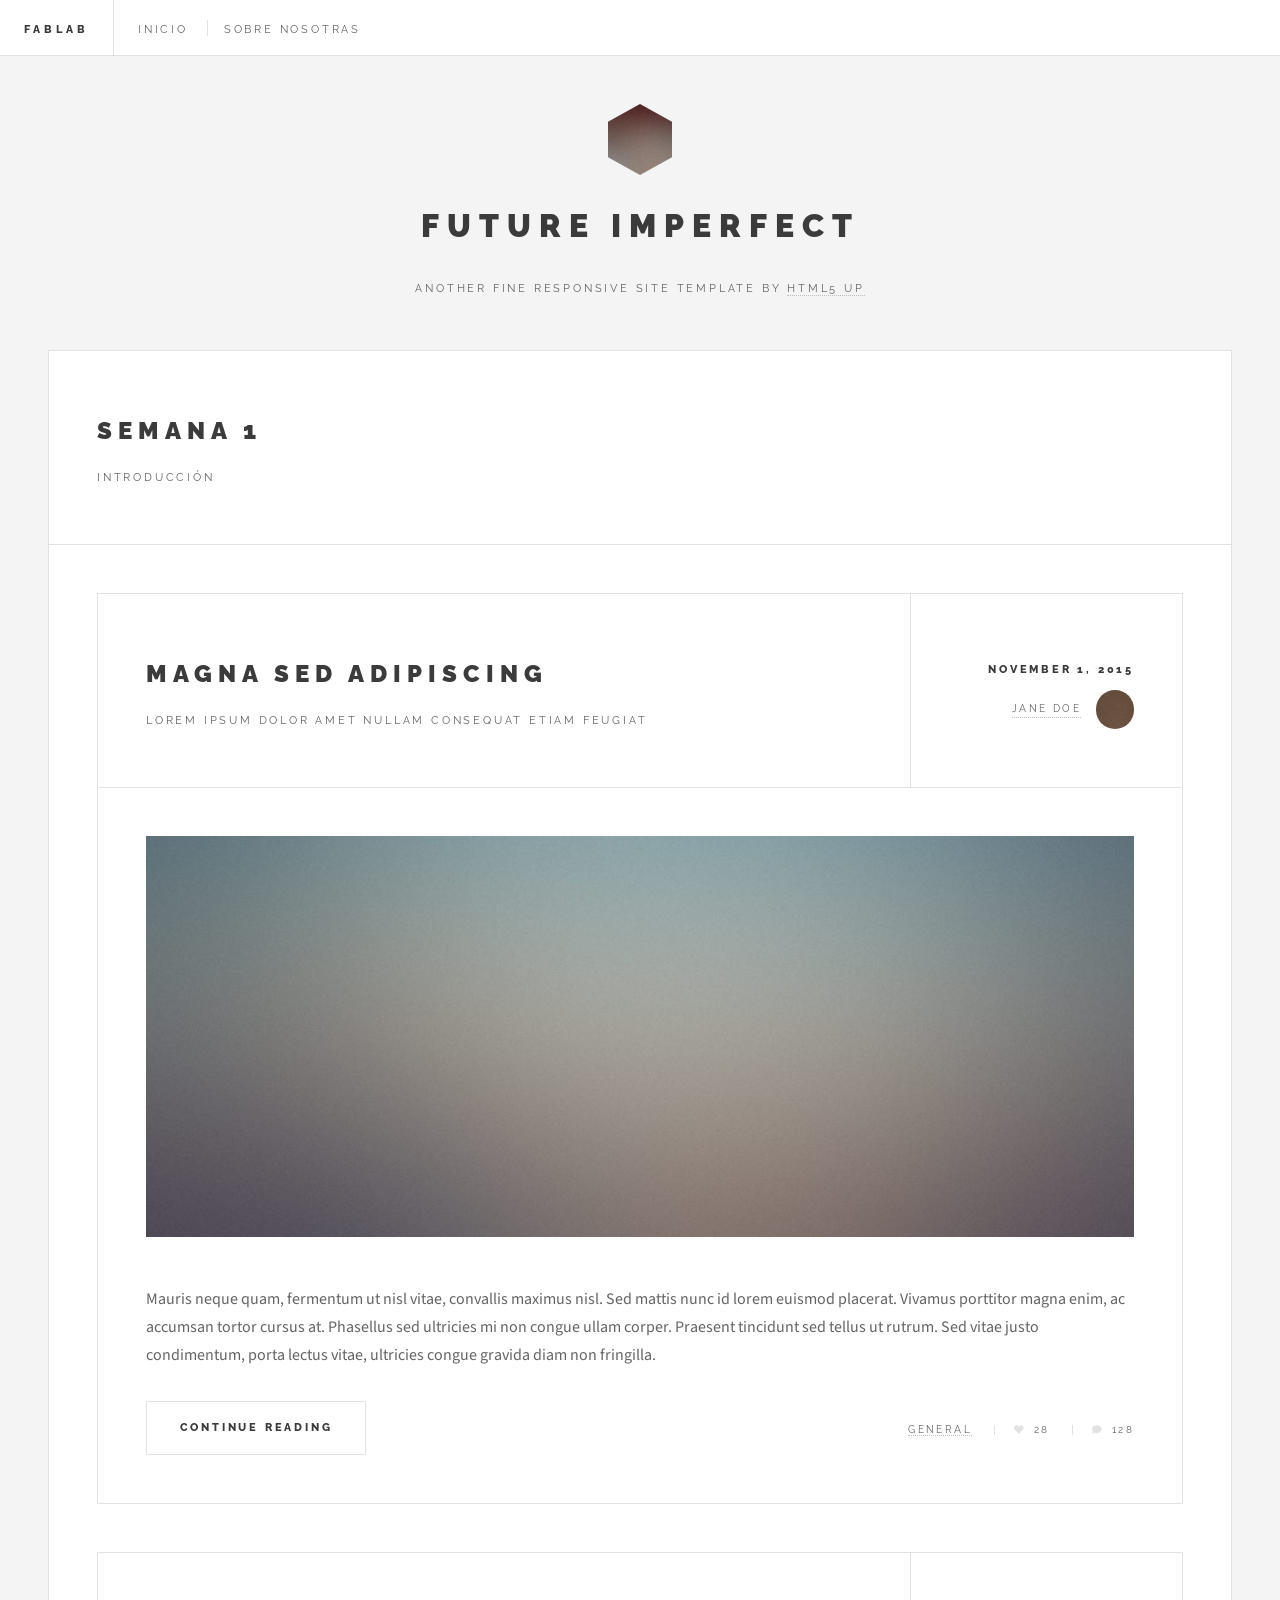
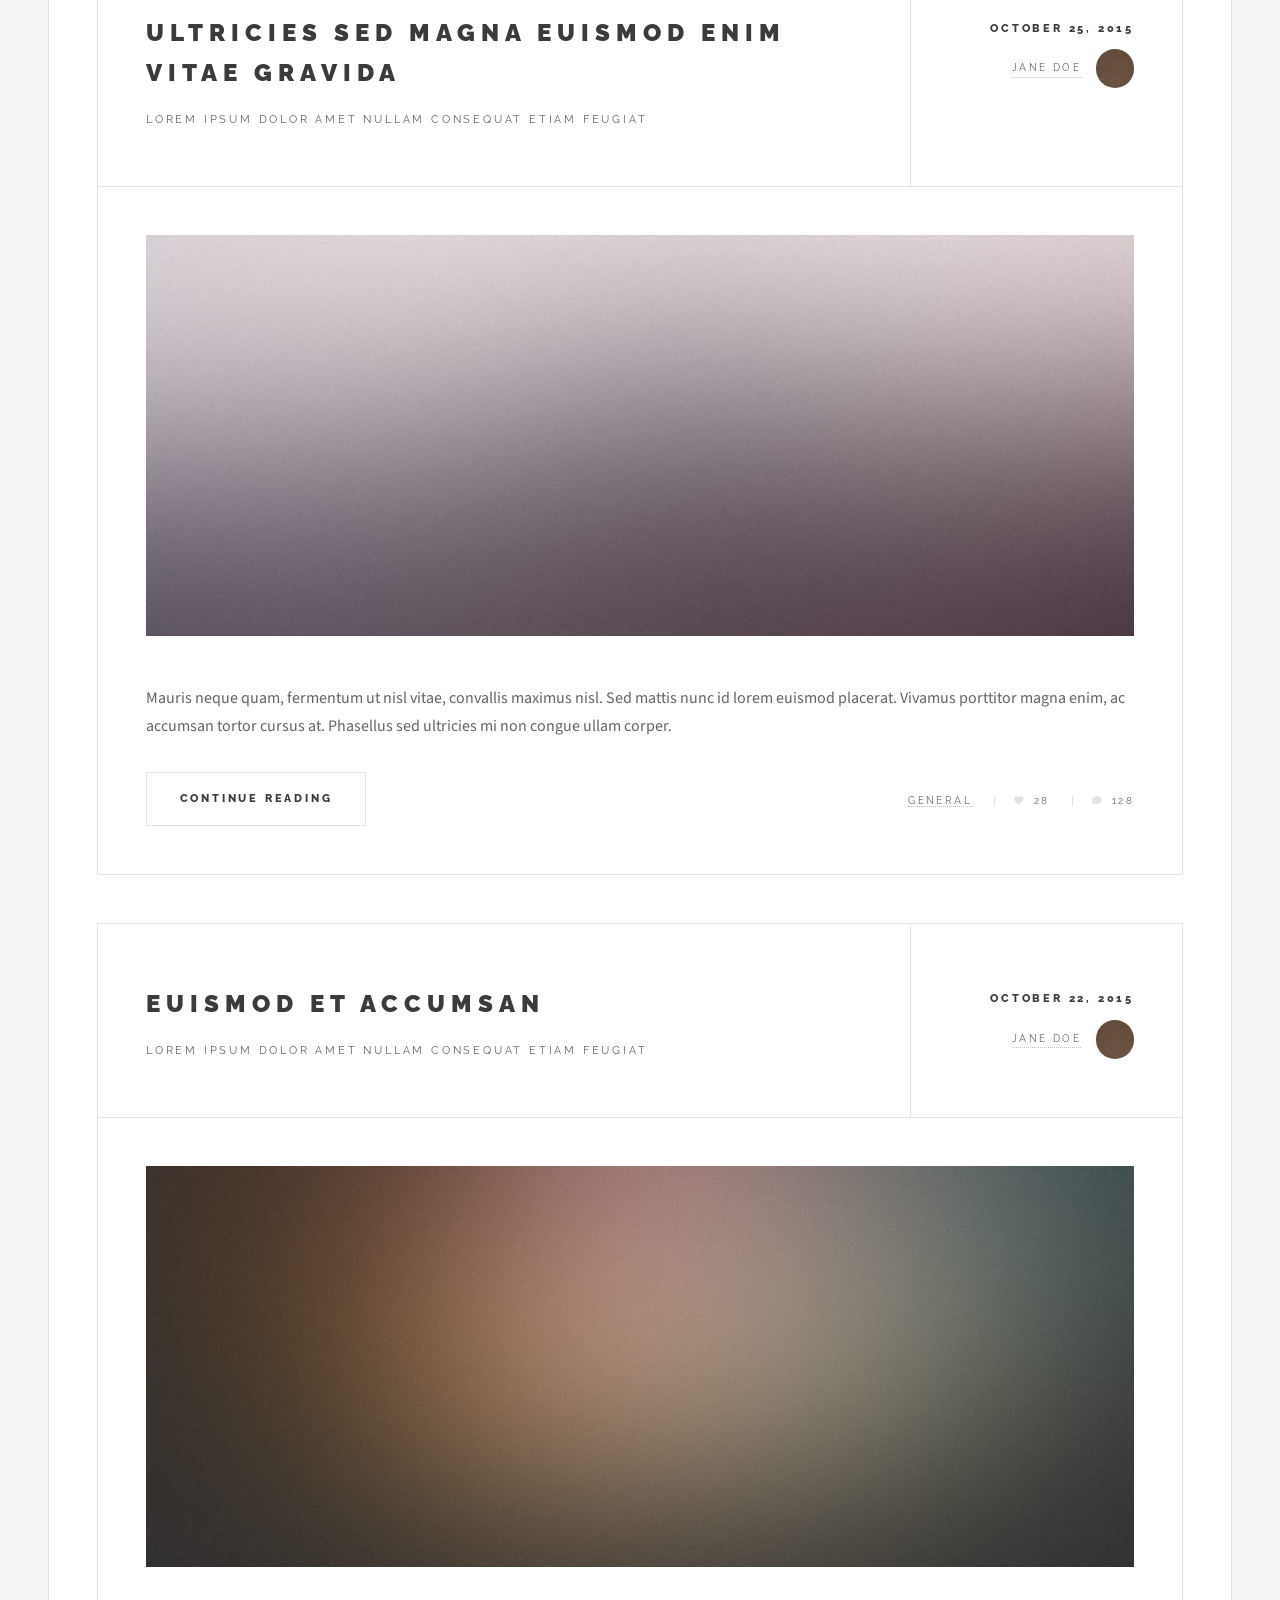
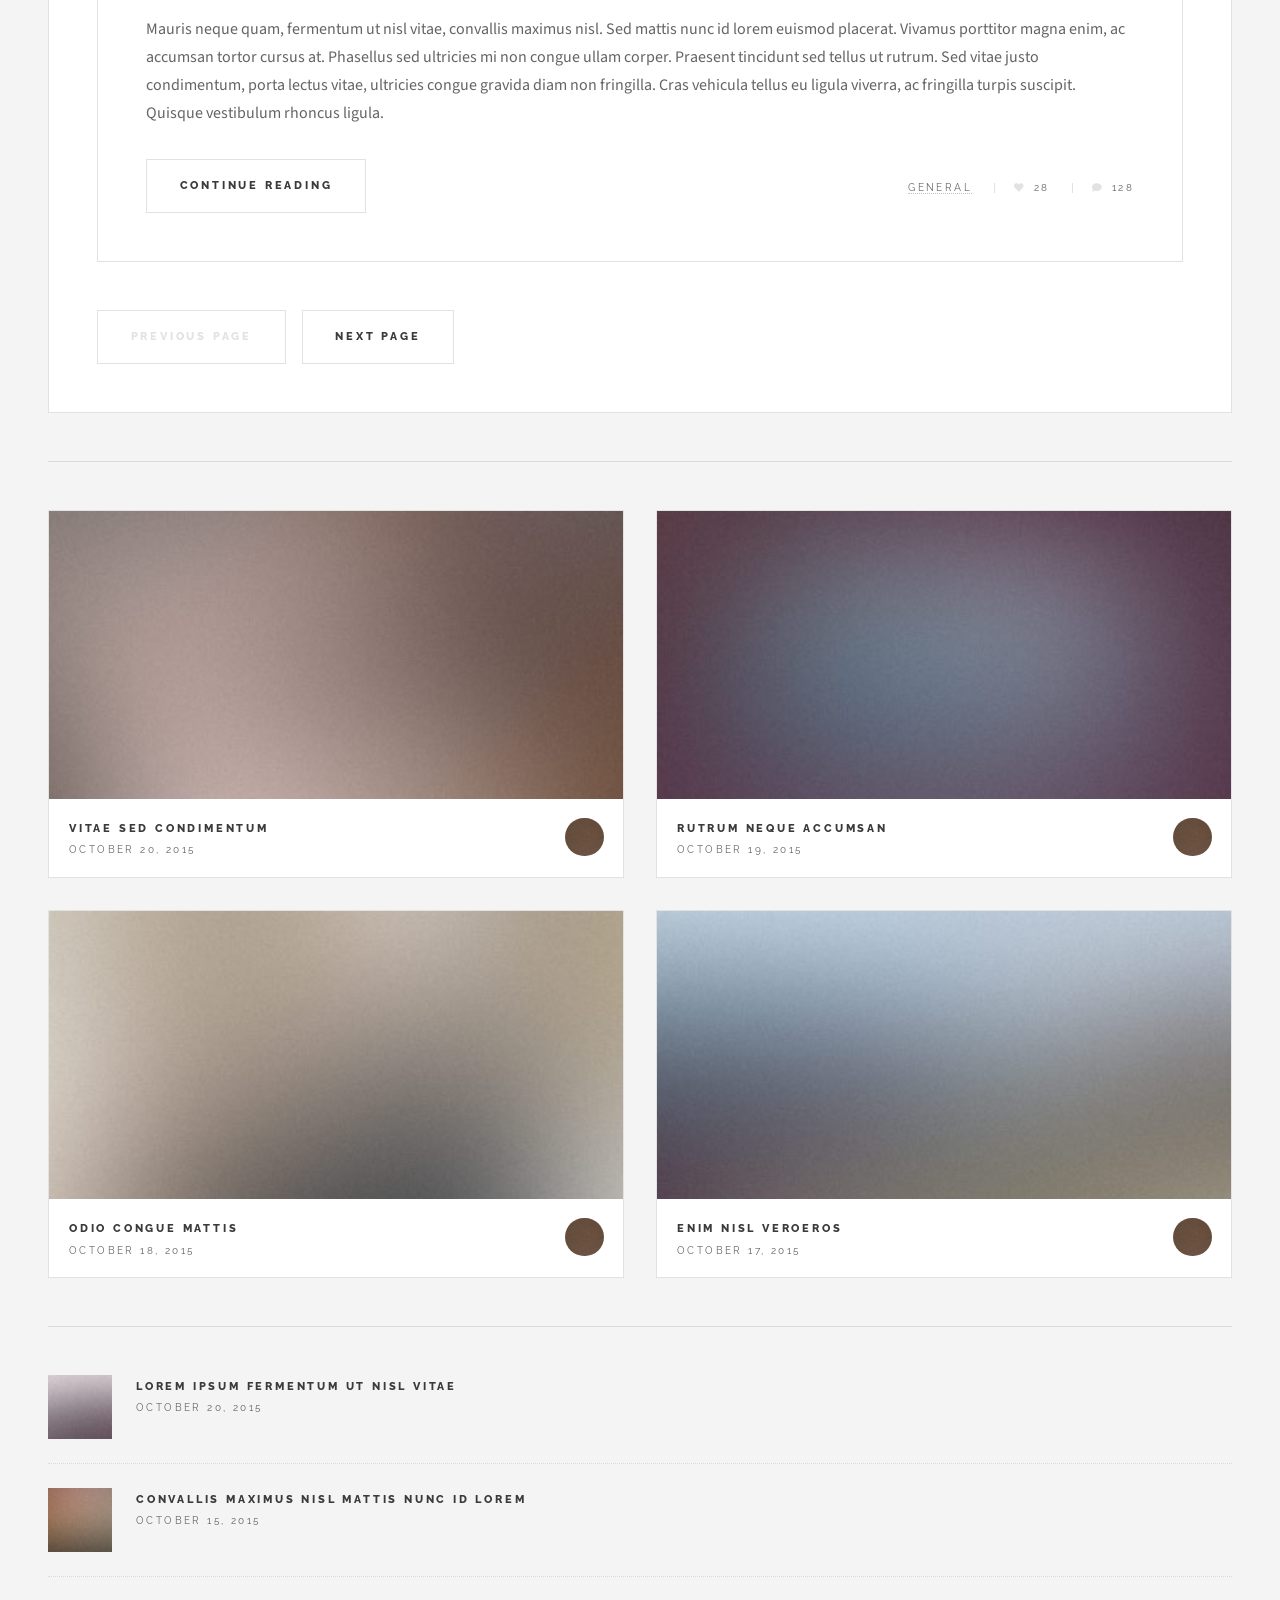
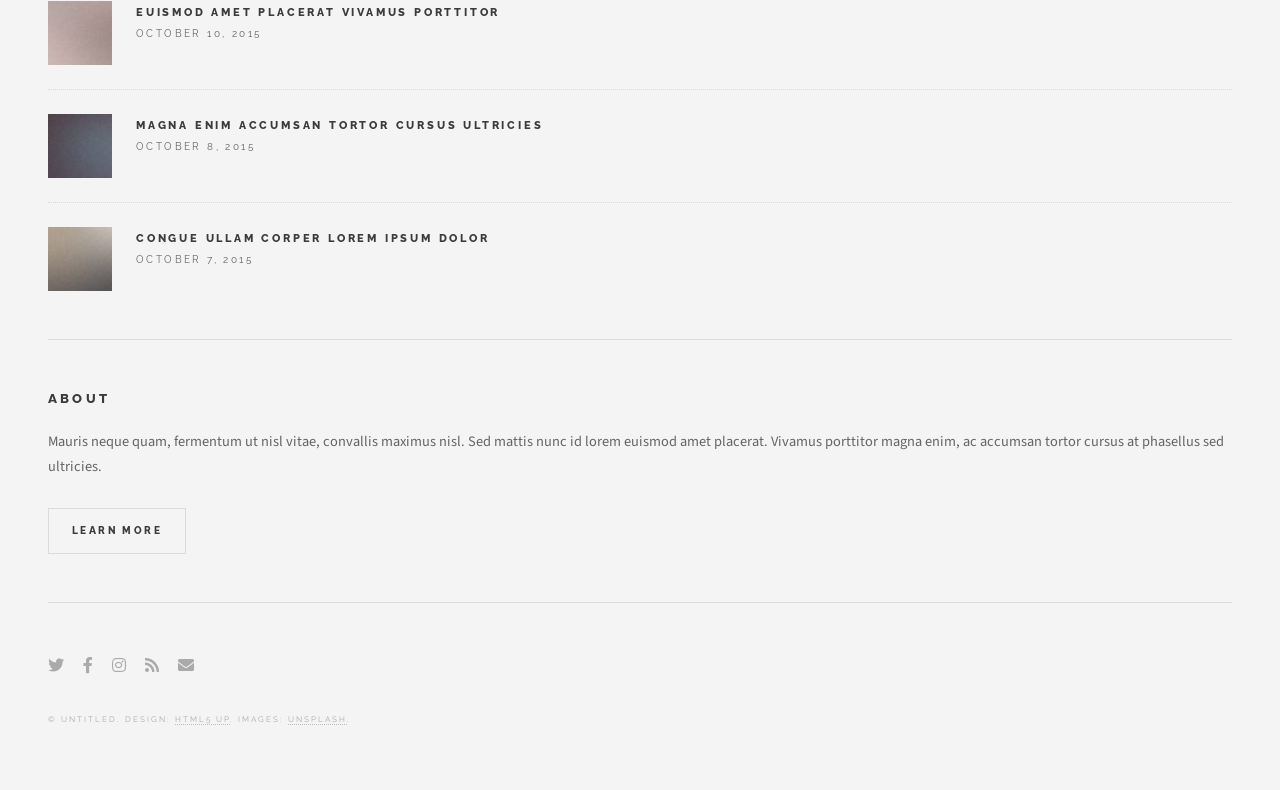
<file: assets/index.html>
<!DOCTYPE HTML>
<!--
	Future Imperfect by HTML5 UP
	html5up.net | @ajlkn
	Free for personal and commercial use under the CCA 3.0 license (html5up.net/license)
-->
<html>
	<head>
		<title>Future Imperfect by HTML5 UP</title>
		<meta charset="utf-8" />
		<meta name="viewport" content="width=device-width, initial-scale=1, user-scalable=no" />
		<link rel="stylesheet" href="assets/css/main.css" />
	</head>
	<body class="is-preload">

		<!-- Wrapper -->
			<div id="wrapper">

				<!-- Header -->
					<header id="header">
						<h1><a href="index.html">Future Imperfect</a></h1>
						<nav class="links">
							<ul>
								<li><a href="#">Lorem</a></li>
								<li><a href="#">Ipsum</a></li>
								<li><a href="#">Feugiat</a></li>
								<li><a href="#">Tempus</a></li>
								<li><a href="#">Adipiscing</a></li>
							</ul>
						</nav>
						<nav class="main">
							<ul>
								<li class="search">
									<a class="fa-search" href="#search">Search</a>
									<form id="search" method="get" action="#">
										<input type="text" name="query" placeholder="Search" />
									</form>
								</li>
								<li class="menu">
									<a class="fa-bars" href="#menu">Menu</a>
								</li>
							</ul>
						</nav>
					
						<header id="header">
    <h1><a href="index.html">FabLab</a></h1>

    <nav class="links">
        <ul>
            <li><a href="index.html">Inicio</a></li>
            <li><a href="aboutus.html">Sobre Nosotras</a></li>
            
        </ul>
    </nav>

</header>
					</header>

				<!-- Menu -->
					<section id="menu">

						<!-- Search -->
							<section>
								<form class="search" method="get" action="#">
									<input type="text" name="query" placeholder="Search" />
								</form>
							</section>

						<!-- Links -->
							<section>
								<ul class="links">
									<li>
										<a href="#">
											<h3>Lorem ipsum</h3>
											<p>Feugiat tempus veroeros dolor</p>
										</a>
									</li>
									<li>
										<a href="#">
											<h3>Dolor sit amet</h3>
											<p>Sed vitae justo condimentum</p>
										</a>
									</li>
									<li>
										<a href="#">
											<h3>Feugiat veroeros</h3>
											<p>Phasellus sed ultricies mi congue</p>
										</a>
									</li>
									<li>
										<a href="#">
											<h3>Etiam sed consequat</h3>
											<p>Porta lectus amet ultricies</p>
										</a>
									</li>
								</ul>
							</section>

						<!-- Actions -->
							<section>
								<ul class="actions stacked">
									<li><a href="#" class="button large fit">Log In</a></li>
								</ul>
							</section>

					</section>

				<!-- Main -->
					<div id="main">
						
						<!-- SEMANA 1 -->
                       <article class="post fade-in">
                         <header>
                          <div class="title">
                         <h2>Semana 1</h2>
                         <p>Introducción</p>
						  </div>
						  </header>
						<article>
						
						<!-- Post -->
							<article class="post">
								<header>
									<div class="title">
										<h2><a href="single.html">Magna sed adipiscing</a></h2>
										<p>Lorem ipsum dolor amet nullam consequat etiam feugiat</p>
									</div>
									<div class="meta">
										<time class="published" datetime="2015-11-01">November 1, 2015</time>
										<a href="#" class="author"><span class="name">Jane Doe</span><img src="images/avatar.jpg" alt="" /></a>
									</div>
								</header>
								<a href="single.html" class="image featured"><img src="images/pic01.jpg" alt="" /></a>
								<p>Mauris neque quam, fermentum ut nisl vitae, convallis maximus nisl. Sed mattis nunc id lorem euismod placerat. Vivamus porttitor magna enim, ac accumsan tortor cursus at. Phasellus sed ultricies mi non congue ullam corper. Praesent tincidunt sed tellus ut rutrum. Sed vitae justo condimentum, porta lectus vitae, ultricies congue gravida diam non fringilla.</p>
								<footer>
									<ul class="actions">
										<li><a href="single.html" class="button large">Continue Reading</a></li>
									</ul>
									<ul class="stats">
										<li><a href="#">General</a></li>
										<li><a href="#" class="icon solid fa-heart">28</a></li>
										<li><a href="#" class="icon solid fa-comment">128</a></li>

										
									</ul>
								</footer>
				
							</article>

						<!-- Post -->
							<article class="post">
								<header>
									<div class="title">
										<h2><a href="single.html">Ultricies sed magna euismod enim vitae gravida</a></h2>
										<p>Lorem ipsum dolor amet nullam consequat etiam feugiat</p>
									</div>
									<div class="meta">
										<time class="published" datetime="2015-10-25">October 25, 2015</time>
										<a href="#" class="author"><span class="name">Jane Doe</span><img src="images/avatar.jpg" alt="" /></a>
									</div>
								</header>
								<a href="single.html" class="image featured"><img src="images/pic02.jpg" alt="" /></a>
								<p>Mauris neque quam, fermentum ut nisl vitae, convallis maximus nisl. Sed mattis nunc id lorem euismod placerat. Vivamus porttitor magna enim, ac accumsan tortor cursus at. Phasellus sed ultricies mi non congue ullam corper.</p>
								<footer>
									<ul class="actions">
										<li><a href="single.html" class="button large">Continue Reading</a></li>
									</ul>
									<ul class="stats">
										<li><a href="#">General</a></li>
										<li><a href="#" class="icon solid fa-heart">28</a></li>
										<li><a href="#" class="icon solid fa-comment">128</a></li>
									</ul>
								</footer>
							</article>
		

						<!-- Post -->
							<article class="post">
								<header>
									<div class="title">
										<h2><a href="single.html">Euismod et accumsan</a></h2>
										<p>Lorem ipsum dolor amet nullam consequat etiam feugiat</p>
									</div>
									<div class="meta">
										<time class="published" datetime="2015-10-22">October 22, 2015</time>
										<a href="#" class="author"><span class="name">Jane Doe</span><img src="images/avatar.jpg" alt="" /></a>
									</div>
								</header>
								<a href="single.html" class="image featured"><img src="images/pic03.jpg" alt="" /></a>
								<p>Mauris neque quam, fermentum ut nisl vitae, convallis maximus nisl. Sed mattis nunc id lorem euismod placerat. Vivamus porttitor magna enim, ac accumsan tortor cursus at. Phasellus sed ultricies mi non congue ullam corper. Praesent tincidunt sed tellus ut rutrum. Sed vitae justo condimentum, porta lectus vitae, ultricies congue gravida diam non fringilla. Cras vehicula tellus eu ligula viverra, ac fringilla turpis suscipit. Quisque vestibulum rhoncus ligula.</p>
								<footer>
									<ul class="actions">
										<li><a href="single.html" class="button large">Continue Reading</a></li>
									</ul>
									<ul class="stats">
										<li><a href="#">General</a></li>
										<li><a href="#" class="icon solid fa-heart">28</a></li>
										<li><a href="#" class="icon solid fa-comment">128</a></li>
									</ul>
								</footer>
							</article>

						<!-- Post -->
						<!--
							<article class="post">
								<header>
									<div class="title">
										<h2><a href="#">Elements</a></h2>
										<p>Lorem ipsum dolor amet nullam consequat etiam feugiat</p>
									</div>
									<div class="meta">
										<time class="published" datetime="2015-10-18">October 18, 2015</time>
										<a href="#" class="author"><span class="name">Jane Doe</span><img src="images/avatar.jpg" alt="" /></a>
									</div>
								</header>

								<section>
									<h3>Text</h3>
									<p>This is <b>bold</b> and this is <strong>strong</strong>. This is <i>italic</i> and this is <em>emphasized</em>.
									This is <sup>superscript</sup> text and this is <sub>subscript</sub> text.
									This is <u>underlined</u> and this is code: <code>for (;;) { ... }</code>. Finally, <a href="#">this is a link</a>.</p>
									<hr />
									<p>Nunc lacinia ante nunc ac lobortis. Interdum adipiscing gravida odio porttitor sem non mi integer non faucibus ornare mi ut ante amet placerat aliquet. Volutpat eu sed ante lacinia sapien lorem accumsan varius montes viverra nibh in adipiscing blandit tempus accumsan.</p>
									<hr />
									<h2>Heading Level 2</h2>
									<h3>Heading Level 3</h3>
									<h4>Heading Level 4</h4>
									<hr />
									<h4>Blockquote</h4>
									<blockquote>Fringilla nisl. Donec accumsan interdum nisi, quis tincidunt felis sagittis eget tempus euismod. Vestibulum ante ipsum primis in faucibus vestibulum. Blandit adipiscing eu felis iaculis volutpat ac adipiscing accumsan faucibus. Vestibulum ante ipsum primis in faucibus lorem ipsum dolor sit amet nullam adipiscing eu felis.</blockquote>
									<h4>Preformatted</h4>
									<pre><code>i = 0;

while (!deck.isInOrder()) {
  print 'Iteration ' + i;
  deck.shuffle();
  i++;
}

print 'It took ' + i + ' iterations to sort the deck.';</code></pre>
								</section>

								<section>
									<h3>Lists</h3>
									<div class="row">
										<div class="col-6 col-12-medium">
											<h4>Unordered</h4>
											<ul>
												<li>Dolor pulvinar etiam.</li>
												<li>Sagittis adipiscing.</li>
												<li>Felis enim feugiat.</li>
											</ul>
											<h4>Alternate</h4>
											<ul class="alt">
												<li>Dolor pulvinar etiam.</li>
												<li>Sagittis adipiscing.</li>
												<li>Felis enim feugiat.</li>
											</ul>
										</div>
										<div class="col-6 col-12-medium">
											<h4>Ordered</h4>
											<ol>
												<li>Dolor pulvinar etiam.</li>
												<li>Etiam vel felis viverra.</li>
												<li>Felis enim feugiat.</li>
												<li>Dolor pulvinar etiam.</li>
												<li>Etiam vel felis lorem.</li>
												<li>Felis enim et feugiat.</li>
											</ol>
											<h4>Icons</h4>
											<ul class="icons">
												<li><a href="#" class="icon brands fa-twitter"><span class="label">Twitter</span></a></li>
												<li><a href="#" class="icon brands fa-facebook-f"><span class="label">Facebook</span></a></li>
												<li><a href="#" class="icon brands fa-instagram"><span class="label">Instagram</span></a></li>
												<li><a href="#" class="icon brands fa-github"><span class="label">Github</span></a></li>
											</ul>
										</div>
									</div>
									<h3>Actions</h3>
									<div class="row">
										<div class="col-6 col-12-medium">
											<ul class="actions">
												<li><a href="#" class="button">Default</a></li>
												<li><a href="#" class="button">Default</a></li>
												<li><a href="#" class="button">Default</a></li>
											</ul>
											<ul class="actions small">
												<li><a href="#" class="button small">Small</a></li>
												<li><a href="#" class="button small">Small</a></li>
												<li><a href="#" class="button small">Small</a></li>
											</ul>
											<ul class="actions stacked">
												<li><a href="#" class="button">Default</a></li>
												<li><a href="#" class="button">Default</a></li>
												<li><a href="#" class="button">Default</a></li>
											</ul>
											<ul class="actions stacked">
												<li><a href="#" class="button small">Small</a></li>
												<li><a href="#" class="button small">Small</a></li>
												<li><a href="#" class="button small">Small</a></li>
											</ul>
										</div>
										<div class="col-6 col-12-medium">
											<ul class="actions stacked">
												<li><a href="#" class="button fit">Default</a></li>
												<li><a href="#" class="button fit">Default</a></li>
											</ul>
											<ul class="actions stacked">
												<li><a href="#" class="button small fit">Small</a></li>
												<li><a href="#" class="button small fit">Small</a></li>
											</ul>
										</div>
									</div>
								</section>

								<section>
									<h3>Table</h3>
									<h4>Default</h4>
									<div class="table-wrapper">
										<table>
											<thead>
												<tr>
													<th>Name</th>
													<th>Description</th>
													<th>Price</th>
												</tr>
											</thead>
											<tbody>
												<tr>
													<td>Item One</td>
													<td>Ante turpis integer aliquet porttitor.</td>
													<td>29.99</td>
												</tr>
												<tr>
													<td>Item Two</td>
													<td>Vis ac commodo adipiscing arcu aliquet.</td>
													<td>19.99</td>
												</tr>
												<tr>
													<td>Item Three</td>
													<td> Morbi faucibus arcu accumsan lorem.</td>
													<td>29.99</td>
												</tr>
												<tr>
													<td>Item Four</td>
													<td>Vitae integer tempus condimentum.</td>
													<td>19.99</td>
												</tr>
												<tr>
													<td>Item Five</td>
													<td>Ante turpis integer aliquet porttitor.</td>
													<td>29.99</td>
												</tr>
											</tbody>
											<tfoot>
												<tr>
													<td colspan="2"></td>
													<td>100.00</td>
												</tr>
											</tfoot>
										</table>
									</div>

									<h4>Alternate</h4>
									<div class="table-wrapper">
										<table class="alt">
											<thead>
												<tr>
													<th>Name</th>
													<th>Description</th>
													<th>Price</th>
												</tr>
											</thead>
											<tbody>
												<tr>
													<td>Item One</td>
													<td>Ante turpis integer aliquet porttitor.</td>
													<td>29.99</td>
												</tr>
												<tr>
													<td>Item Two</td>
													<td>Vis ac commodo adipiscing arcu aliquet.</td>
													<td>19.99</td>
												</tr>
												<tr>
													<td>Item Three</td>
													<td> Morbi faucibus arcu accumsan lorem.</td>
													<td>29.99</td>
												</tr>
												<tr>
													<td>Item Four</td>
													<td>Vitae integer tempus condimentum.</td>
													<td>19.99</td>
												</tr>
												<tr>
													<td>Item Five</td>
													<td>Ante turpis integer aliquet porttitor.</td>
													<td>29.99</td>
												</tr>
											</tbody>
											<tfoot>
												<tr>
													<td colspan="2"></td>
													<td>100.00</td>
												</tr>
											</tfoot>
										</table>
									</div>
								</section>

								<section>
									<h3>Buttons</h3>
									<ul class="actions">
										<li><a href="#" class="button large">Large</a></li>
										<li><a href="#" class="button">Default</a></li>
										<li><a href="#" class="button small">Small</a></li>
									</ul>
									<ul class="actions fit">
										<li><a href="#" class="button fit">Fit</a></li>
										<li><a href="#" class="button fit">Fit</a></li>
										<li><a href="#" class="button fit">Fit</a></li>
									</ul>
									<ul class="actions fit small">
										<li><a href="#" class="button fit small">Fit + Small</a></li>
										<li><a href="#" class="button fit small">Fit + Small</a></li>
										<li><a href="#" class="button fit small">Fit + Small</a></li>
									</ul>
									<ul class="actions">
										<li><a href="#" class="button icon solid fa-download">Icon</a></li>
										<li><a href="#" class="button icon solid fa-upload">Icon</a></li>
										<li><a href="#" class="button icon solid fa-save">Icon</a></li>
									</ul>
									<ul class="actions">
										<li><span class="button disabled">Disabled</span></li>
										<li><span class="button disabled icon solid fa-download">Disabled</span></li>
									</ul>
								</section>

								<section>
									<h3>Form</h3>
									<form method="post" action="#">
										<div class="row gtr-uniform">
											<div class="col-6 col-12-xsmall">
												<input type="text" name="demo-name" id="demo-name" value="" placeholder="Name" />
											</div>
											<div class="col-6 col-12-xsmall">
												<input type="email" name="demo-email" id="demo-email" value="" placeholder="Email" />
											</div>
											<div class="col-12">
												<select name="demo-category" id="demo-category">
													<option value="">- Category -</option>
													<option value="1">Manufacturing</option>
													<option value="1">Shipping</option>
													<option value="1">Administration</option>
													<option value="1">Human Resources</option>
												</select>
											</div>
											<div class="col-4 col-12-small">
												<input type="radio" id="demo-priority-low" name="demo-priority" checked>
												<label for="demo-priority-low">Low</label>
											</div>
											<div class="col-4 col-12-small">
												<input type="radio" id="demo-priority-normal" name="demo-priority">
												<label for="demo-priority-normal">Normal</label>
											</div>
											<div class="col-4 col-12-small">
												<input type="radio" id="demo-priority-high" name="demo-priority">
												<label for="demo-priority-high">High</label>
											</div>
											<div class="col-6 col-12-small">
												<input type="checkbox" id="demo-copy" name="demo-copy">
												<label for="demo-copy">Email me a copy</label>
											</div>
											<div class="col-6 col-12-small">
												<input type="checkbox" id="demo-human" name="demo-human" checked>
												<label for="demo-human">Not a robot</label>
											</div>
											<div class="col-12">
												<textarea name="demo-message" id="demo-message" placeholder="Enter your message" rows="6"></textarea>
											</div>
											<div class="col-12">
												<ul class="actions">
													<li><input type="submit" value="Send Message" /></li>
													<li><input type="reset" value="Reset" /></li>
												</ul>
											</div>
										</div>
									</form>
								</section>

								<section>
									<h3>Image</h3>
									<h4>Fit</h4>
									<div class="box alt">
										<div class="row gtr-uniform">
											<div class="col-12"><span class="image fit"><img src="images/pic02.jpg" alt="" /></span></div>
											<div class="col-4"><span class="image fit"><img src="images/pic04.jpg" alt="" /></span></div>
											<div class="col-4"><span class="image fit"><img src="images/pic05.jpg" alt="" /></span></div>
											<div class="col-4"><span class="image fit"><img src="images/pic06.jpg" alt="" /></span></div>
											<div class="col-4"><span class="image fit"><img src="images/pic06.jpg" alt="" /></span></div>
											<div class="col-4"><span class="image fit"><img src="images/pic04.jpg" alt="" /></span></div>
											<div class="col-4"><span class="image fit"><img src="images/pic05.jpg" alt="" /></span></div>
											<div class="col-4"><span class="image fit"><img src="images/pic05.jpg" alt="" /></span></div>
											<div class="col-4"><span class="image fit"><img src="images/pic06.jpg" alt="" /></span></div>
											<div class="col-4"><span class="image fit"><img src="images/pic04.jpg" alt="" /></span></div>
										</div>
									</div>
									<h4>Left &amp; Right</h4>
									<p><span class="image left"><img src="images/pic07.jpg" alt="" /></span>Fringilla nisl. Donec accumsan interdum nisi, quis tincidunt felis sagittis eget. tempus euismod. Vestibulum ante ipsum primis in faucibus vestibulum. Blandit adipiscing eu felis iaculis volutpat ac adipiscing accumsan eu faucibus. Integer ac pellentesque praesent tincidunt felis sagittis eget. tempus euismod. Vestibulum ante ipsum primis in faucibus vestibulum. Blandit adipiscing eu felis iaculis volutpat ac adipiscing accumsan eu faucibus. Integer ac pellentesque praesent. Donec accumsan interdum nisi, quis tincidunt felis sagittis eget. tempus euismod. Vestibulum ante ipsum primis in faucibus vestibulum. Blandit adipiscing eu felis iaculis volutpat ac adipiscing accumsan eu faucibus. Integer ac pellentesque praesent tincidunt felis sagittis eget. tempus euismod. Vestibulum ante ipsum primis in faucibus vestibulum. Blandit adipiscing eu felis iaculis volutpat ac adipiscing accumsan eu faucibus. Integer ac pellentesque praesent. Blandit adipiscing eu felis iaculis volutpat ac adipiscing accumsan eu faucibus. Integer ac pellentesque praesent tincidunt felis sagittis eget. tempus euismod. Vestibulum ante ipsum primis in faucibus vestibulum. Blandit adipiscing eu felis iaculis volutpat ac adipiscing accumsan eu faucibus. Integer ac pellentesque praesent.</p>
									<p><span class="image right"><img src="images/pic04.jpg" alt="" /></span>Fringilla nisl. Donec accumsan interdum nisi, quis tincidunt felis sagittis eget. tempus euismod. Vestibulum ante ipsum primis in faucibus vestibulum. Blandit adipiscing eu felis iaculis volutpat ac adipiscing accumsan eu faucibus. Integer ac pellentesque praesent tincidunt felis sagittis eget. tempus euismod. Vestibulum ante ipsum primis in faucibus vestibulum. Blandit adipiscing eu felis iaculis volutpat ac adipiscing accumsan eu faucibus. Integer ac pellentesque praesent. Donec accumsan interdum nisi, quis tincidunt felis sagittis eget. tempus euismod. Vestibulum ante ipsum primis in faucibus vestibulum. Blandit adipiscing eu felis iaculis volutpat ac adipiscing accumsan eu faucibus. Integer ac pellentesque praesent tincidunt felis sagittis eget. tempus euismod. Vestibulum ante ipsum primis in faucibus vestibulum. Blandit adipiscing eu felis iaculis volutpat ac adipiscing accumsan eu faucibus. Integer ac pellentesque praesent. Blandit adipiscing eu felis iaculis volutpat ac adipiscing accumsan eu faucibus. Integer ac pellentesque praesent tincidunt felis sagittis eget. tempus euismod. Vestibulum ante ipsum primis in faucibus vestibulum. Blandit adipiscing eu felis iaculis volutpat ac adipiscing accumsan eu faucibus. Integer ac pellentesque praesent.</p>
								</section>

							</article>
						-->

						<!-- Pagination -->
							<ul class="actions pagination">
								<li><a href="" class="disabled button large previous">Previous Page</a></li>
								<li><a href="#" class="button large next">Next Page</a></li>
							</ul>

					</div>

				<!-- Sidebar -->
					<section id="sidebar">

						<!-- Intro -->
							<section id="intro">
								<a href="#" class="logo"><img src="images/logo.jpg" alt="" /></a>
								<header>
									<h2>Future Imperfect</h2>
									<p>Another fine responsive site template by <a href="http://html5up.net">HTML5 UP</a></p>
								</header>
							</section>

						<!-- Mini Posts -->
							<section>
								<div class="mini-posts">

									<!-- Mini Post -->
										<article class="mini-post">
											<header>
												<h3><a href="single.html">Vitae sed condimentum</a></h3>
												<time class="published" datetime="2015-10-20">October 20, 2015</time>
												<a href="#" class="author"><img src="images/avatar.jpg" alt="" /></a>
											</header>
											<a href="single.html" class="image"><img src="images/pic04.jpg" alt="" /></a>
										</article>

									<!-- Mini Post -->
										<article class="mini-post">
											<header>
												<h3><a href="single.html">Rutrum neque accumsan</a></h3>
												<time class="published" datetime="2015-10-19">October 19, 2015</time>
												<a href="#" class="author"><img src="images/avatar.jpg" alt="" /></a>
											</header>
											<a href="single.html" class="image"><img src="images/pic05.jpg" alt="" /></a>
										</article>

									<!-- Mini Post -->
										<article class="mini-post">
											<header>
												<h3><a href="single.html">Odio congue mattis</a></h3>
												<time class="published" datetime="2015-10-18">October 18, 2015</time>
												<a href="#" class="author"><img src="images/avatar.jpg" alt="" /></a>
											</header>
											<a href="single.html" class="image"><img src="images/pic06.jpg" alt="" /></a>
										</article>

									<!-- Mini Post -->
										<article class="mini-post">
											<header>
												<h3><a href="single.html">Enim nisl veroeros</a></h3>
												<time class="published" datetime="2015-10-17">October 17, 2015</time>
												<a href="#" class="author"><img src="images/avatar.jpg" alt="" /></a>
											</header>
											<a href="single.html" class="image"><img src="images/pic07.jpg" alt="" /></a>
										</article>

								</div>
							</section>

						<!-- Posts List -->
							<section>
								<ul class="posts">
									<li>
										<article>
											<header>
												<h3><a href="single.html">Lorem ipsum fermentum ut nisl vitae</a></h3>
												<time class="published" datetime="2015-10-20">October 20, 2015</time>
											</header>
											<a href="single.html" class="image"><img src="images/pic08.jpg" alt="" /></a>
										</article>
									</li>
									<li>
										<article>
											<header>
												<h3><a href="single.html">Convallis maximus nisl mattis nunc id lorem</a></h3>
												<time class="published" datetime="2015-10-15">October 15, 2015</time>
											</header>
											<a href="single.html" class="image"><img src="images/pic09.jpg" alt="" /></a>
										</article>
									</li>
									<li>
										<article>
											<header>
												<h3><a href="single.html">Euismod amet placerat vivamus porttitor</a></h3>
												<time class="published" datetime="2015-10-10">October 10, 2015</time>
											</header>
											<a href="single.html" class="image"><img src="images/pic10.jpg" alt="" /></a>
										</article>
									</li>
									<li>
										<article>
											<header>
												<h3><a href="single.html">Magna enim accumsan tortor cursus ultricies</a></h3>
												<time class="published" datetime="2015-10-08">October 8, 2015</time>
											</header>
											<a href="single.html" class="image"><img src="images/pic11.jpg" alt="" /></a>
										</article>
									</li>
									<li>
										<article>
											<header>
												<h3><a href="single.html">Congue ullam corper lorem ipsum dolor</a></h3>
												<time class="published" datetime="2015-10-06">October 7, 2015</time>
											</header>
											<a href="single.html" class="image"><img src="images/pic12.jpg" alt="" /></a>
										</article>
									</li>
								</ul>
							</section>

						<!-- About -->
							<section class="blurb">
								<h2>About</h2>
								<p>Mauris neque quam, fermentum ut nisl vitae, convallis maximus nisl. Sed mattis nunc id lorem euismod amet placerat. Vivamus porttitor magna enim, ac accumsan tortor cursus at phasellus sed ultricies.</p>
								<ul class="actions">
									<li><a href="#" class="button">Learn More</a></li>
								</ul>
							</section>

						<!-- Footer -->
							<section id="footer">
								<ul class="icons">
									<li><a href="#" class="icon brands fa-twitter"><span class="label">Twitter</span></a></li>
									<li><a href="#" class="icon brands fa-facebook-f"><span class="label">Facebook</span></a></li>
									<li><a href="#" class="icon brands fa-instagram"><span class="label">Instagram</span></a></li>
									<li><a href="#" class="icon solid fa-rss"><span class="label">RSS</span></a></li>
									<li><a href="#" class="icon solid fa-envelope"><span class="label">Email</span></a></li>
								</ul>
								<p class="copyright">&copy; Untitled. Design: <a href="http://html5up.net">HTML5 UP</a>. Images: <a href="http://unsplash.com">Unsplash</a>.</p>
							</section>

					</section>

			</div>

		<!-- Scripts -->
			<script src="assets/js/jquery.min.js"></script>
			<script src="assets/js/browser.min.js"></script>
			<script src="assets/js/breakpoints.min.js"></script>
			<script src="assets/js/util.js"></script>
			<script src="assets/js/main.js"></script>

	</body>
</html>
</file>
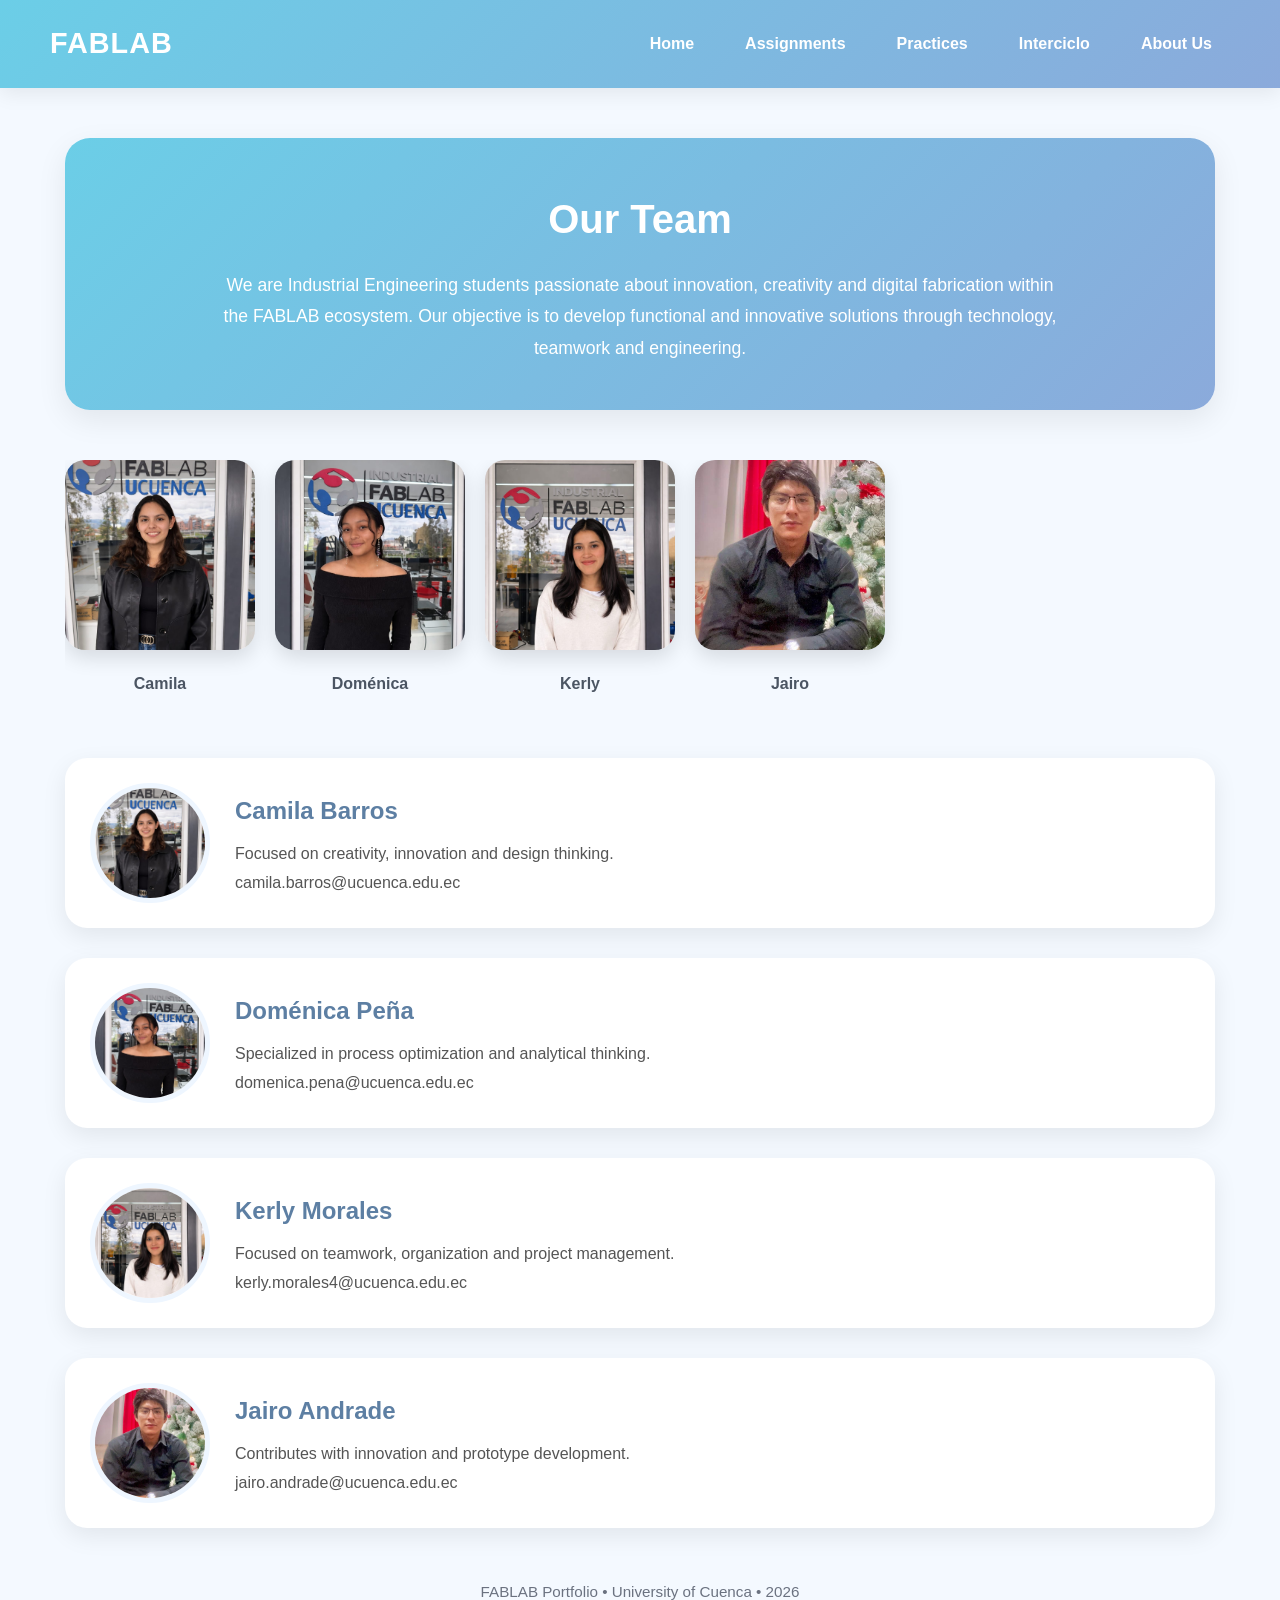
<file: aboutus.html>
<!DOCTYPE html>
<html lang="en">

<head>

<meta charset="UTF-8">
<meta name="viewport" content="width=device-width, initial-scale=1.0">

<title>About Us - FABLAB</title>

<style>

/* RESET */

*{
margin:0;
padding:0;
box-sizing:border-box;
}

/* BODY */

body{
font-family:'Segoe UI',sans-serif;
background:#f4f9ff;
color:#333;
line-height:1.8;
}

/* NAVBAR */

.navbar{
background:linear-gradient(135deg,#6bcee7,#8baadb);
padding:18px 50px;
display:flex;
justify-content:space-between;
align-items:center;
position:sticky;
top:0;
z-index:999;
box-shadow:0 5px 20px rgba(0,0,0,0.08);
}

/* LOGO */

.logo{
display:flex;
align-items:center;
gap:15px;
color:white;
font-size:1.8rem;
font-weight:700;
letter-spacing:1px;
}

.logo img{
width:60px;
border-radius:14px;
background:rgba(255,255,255,0.2);
padding:6px;
}

/* LINKS */

.nav-links{
display:flex;
gap:15px;
flex-wrap:wrap;
}

.nav-links a{
color:white;
text-decoration:none;
padding:10px 18px;
border-radius:12px;
font-weight:600;
transition:0.3s;
}

.nav-links a:hover{
background:rgba(255,255,255,0.18);
}

/* MAIN CONTAINER */

.container{
max-width:1200px;
margin:auto;
padding:50px 25px;
}

/* INTRO */

.intro-box{
background:linear-gradient(135deg,#6bcee7,#8baadb);
color:white;
padding:45px;
border-radius:25px;
text-align:center;
margin-bottom:50px;
box-shadow:0 10px 30px rgba(0,0,0,0.08);
}

.intro-box h2{
font-size:2.5rem;
margin-bottom:15px;
}

.intro-box p{
font-size:1.1rem;
max-width:850px;
margin:auto;
}

/* CAROUSEL */

.carousel{
display:flex;
gap:20px;
overflow-x:auto;
padding-bottom:10px;
margin-bottom:50px;
scroll-snap-type:x mandatory;
}

.carousel::-webkit-scrollbar{
height:8px;
}

.carousel::-webkit-scrollbar-thumb{
background:#b8c4d6;
border-radius:20px;
}

.carousel-item{
flex:0 0 auto;
text-align:center;
scroll-snap-align:center;
}

.carousel-item img{
width:190px;
height:190px;
object-fit:cover;
border-radius:20px;
box-shadow:0 8px 20px rgba(0,0,0,0.12);
transition:0.3s;
}

.carousel-item img:hover{
transform:scale(1.04);
}

.carousel-item p{
margin-top:10px;
font-weight:600;
color:#4b5563;
}

/* MEMBER CARDS */

.member{
display:flex;
align-items:center;
gap:25px;
background:white;
padding:25px;
border-radius:22px;
margin-bottom:30px;
box-shadow:0 8px 25px rgba(0,0,0,0.08);
transition:0.3s;
}

.member:hover{
transform:translateY(-5px);
}

.member img{
width:120px;
height:120px;
object-fit:cover;
border-radius:50%;
border:5px solid #eef6ff;
}

.member h3{
font-size:1.5rem;
color:#5d7fa3;
margin-bottom:8px;
}

.member p{
color:#555;
}

/* FOOTER */

.footer{
margin-top:50px;
text-align:center;
color:#6b7280;
font-size:0.95rem;
padding-bottom:30px;
}

/* RESPONSIVE */

@media(max-width:768px){

.navbar{
flex-direction:column;
gap:20px;
padding:20px;
}

.nav-links{
justify-content:center;
}

.intro-box{
padding:30px 20px;
}

.intro-box h2{
font-size:2rem;
}

.member{
flex-direction:column;
text-align:center;
}

.member img{
width:100px;
height:100px;
}

}

</style>

</head>

<body>

<!-- NAVBAR -->

<nav class="navbar">

<div class="logo">



<span>FABLAB</span>

</div>

<div class="nav-links">

<a href="index.html">Home</a>
<a href="asigment1.html">Assignments</a>
<a href="Practice/p1.html">Practices</a>
<a href="EXAMEN_INTERCICLO.html">Interciclo</a>
<a href="aboutus.html">About Us</a>

</div>

</nav>

<!-- MAIN -->

<div class="container">

<!-- INTRO -->

<div class="intro-box">

<h2>Our Team</h2>

<p>
We are Industrial Engineering students passionate about
innovation, creativity and digital fabrication within the FABLAB ecosystem.
Our objective is to develop functional and innovative solutions through
technology, teamwork and engineering.
</p>

</div>

<!-- CAROUSEL -->

<div class="carousel">

<div class="carousel-item">
<img src="images/About us/AboutCami.jpeg">
<p>Camila</p>
</div>

<div class="carousel-item">
<img src="images/About us/AboutDome.jpeg">
<p>Doménica</p>
</div>

<div class="carousel-item">
<img src="images/About us/AboutKerly.jpeg">
<p>Kerly</p>
</div>

<div class="carousel-item">
<img src="images/About us/AboutJairo.jpeg">
<p>Jairo</p>
</div>

</div>

<!-- MEMBERS -->

<div class="member">

<img src="images/About us/AboutCami.jpeg">

<div>
<h3>Camila Barros</h3>
<p>Focused on creativity, innovation and design thinking.</p>
<p>camila.barros@ucuenca.edu.ec</p>
</div>

</div>

<div class="member">

<img src="images/About us/AboutDome.jpeg">

<div>
<h3>Doménica Peña</h3>
<p>Specialized in process optimization and analytical thinking.</p>
<p>domenica.pena@ucuenca.edu.ec</p>
</div>

</div>

<div class="member">

<img src="images/About us/AboutKerly.jpeg">

<div>
<h3>Kerly Morales</h3>
<p>Focused on teamwork, organization and project management.</p>
<p>kerly.morales4@ucuenca.edu.ec</p>
</div>

</div>

<div class="member">

<img src="images/About us/AboutJairo.jpeg">

<div>
<h3>Jairo Andrade</h3>
<p>Contributes with innovation and prototype development.</p>
<p>jairo.andrade@ucuenca.edu.ec</p>
</div>

</div>

<!-- FOOTER -->

<div class="footer">

FABLAB Portfolio • University of Cuenca • 2026

</div>

</div>

</body>
</html>
</file>
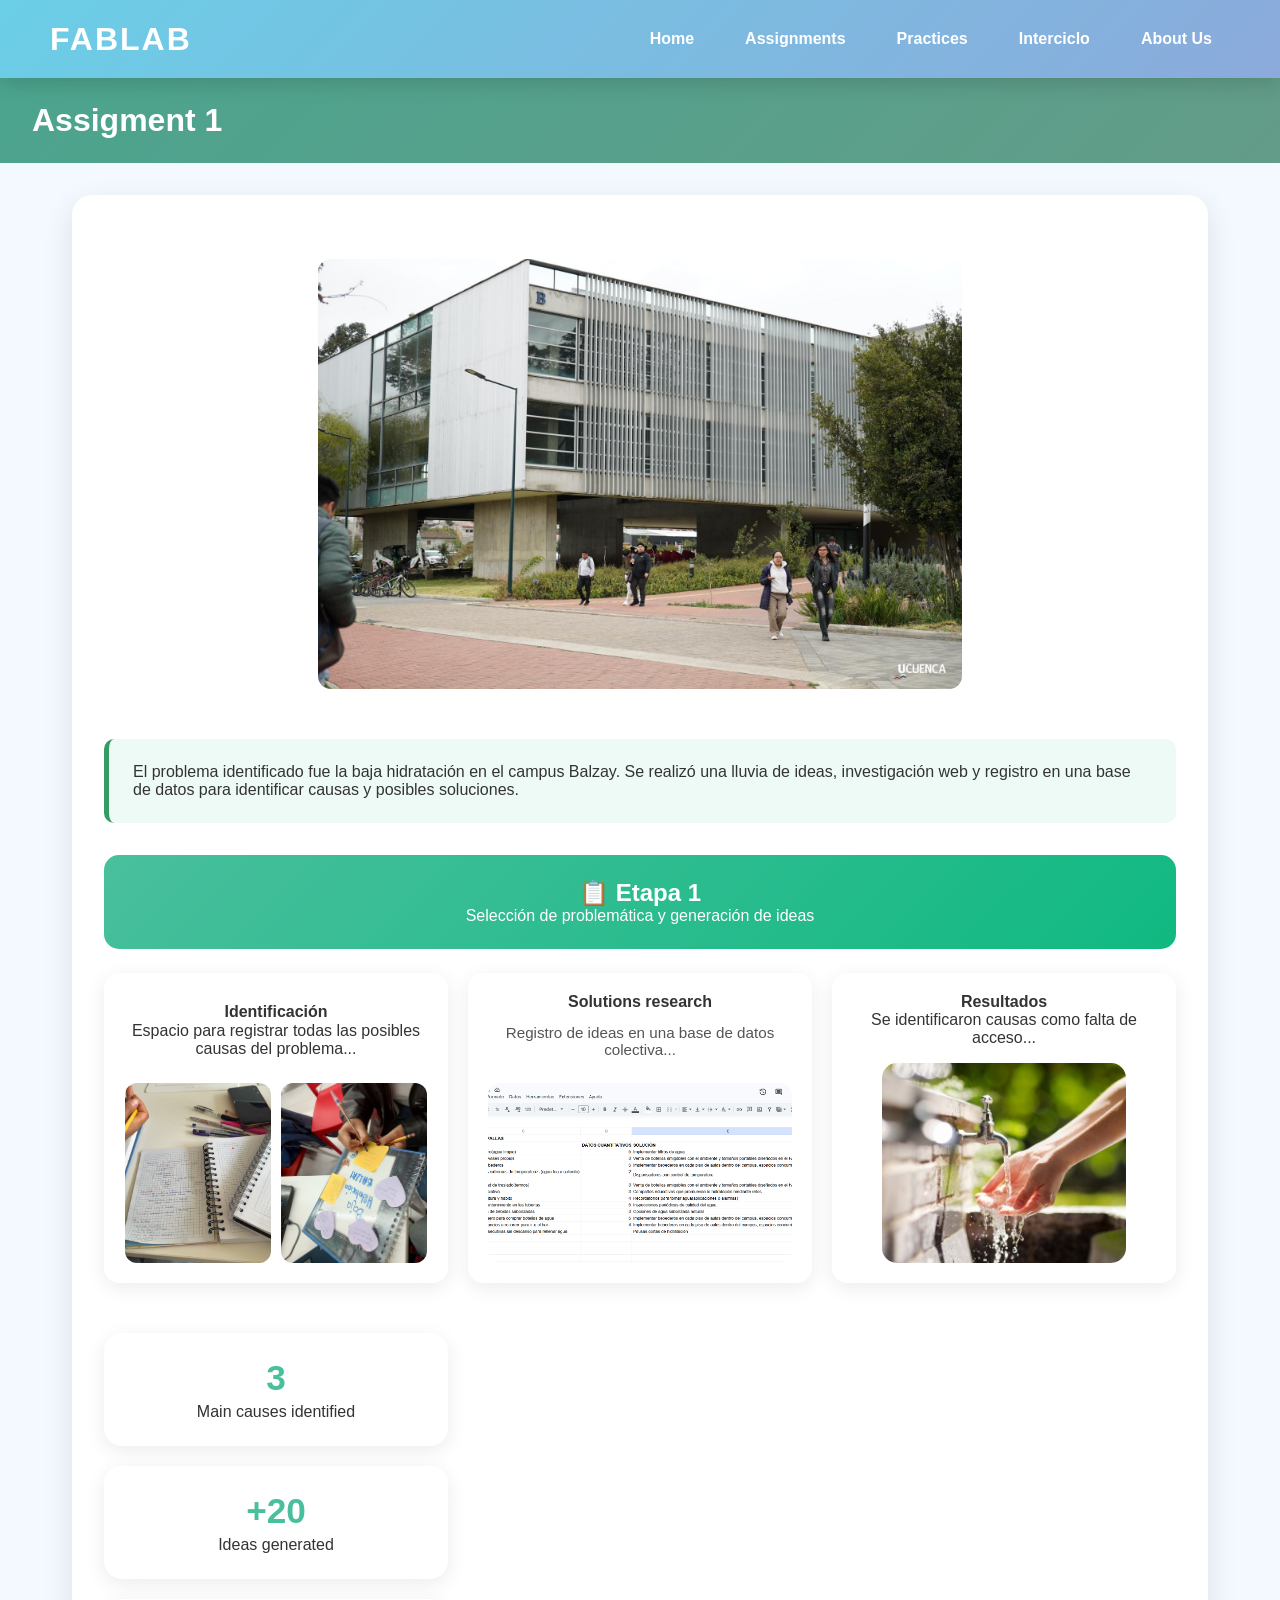
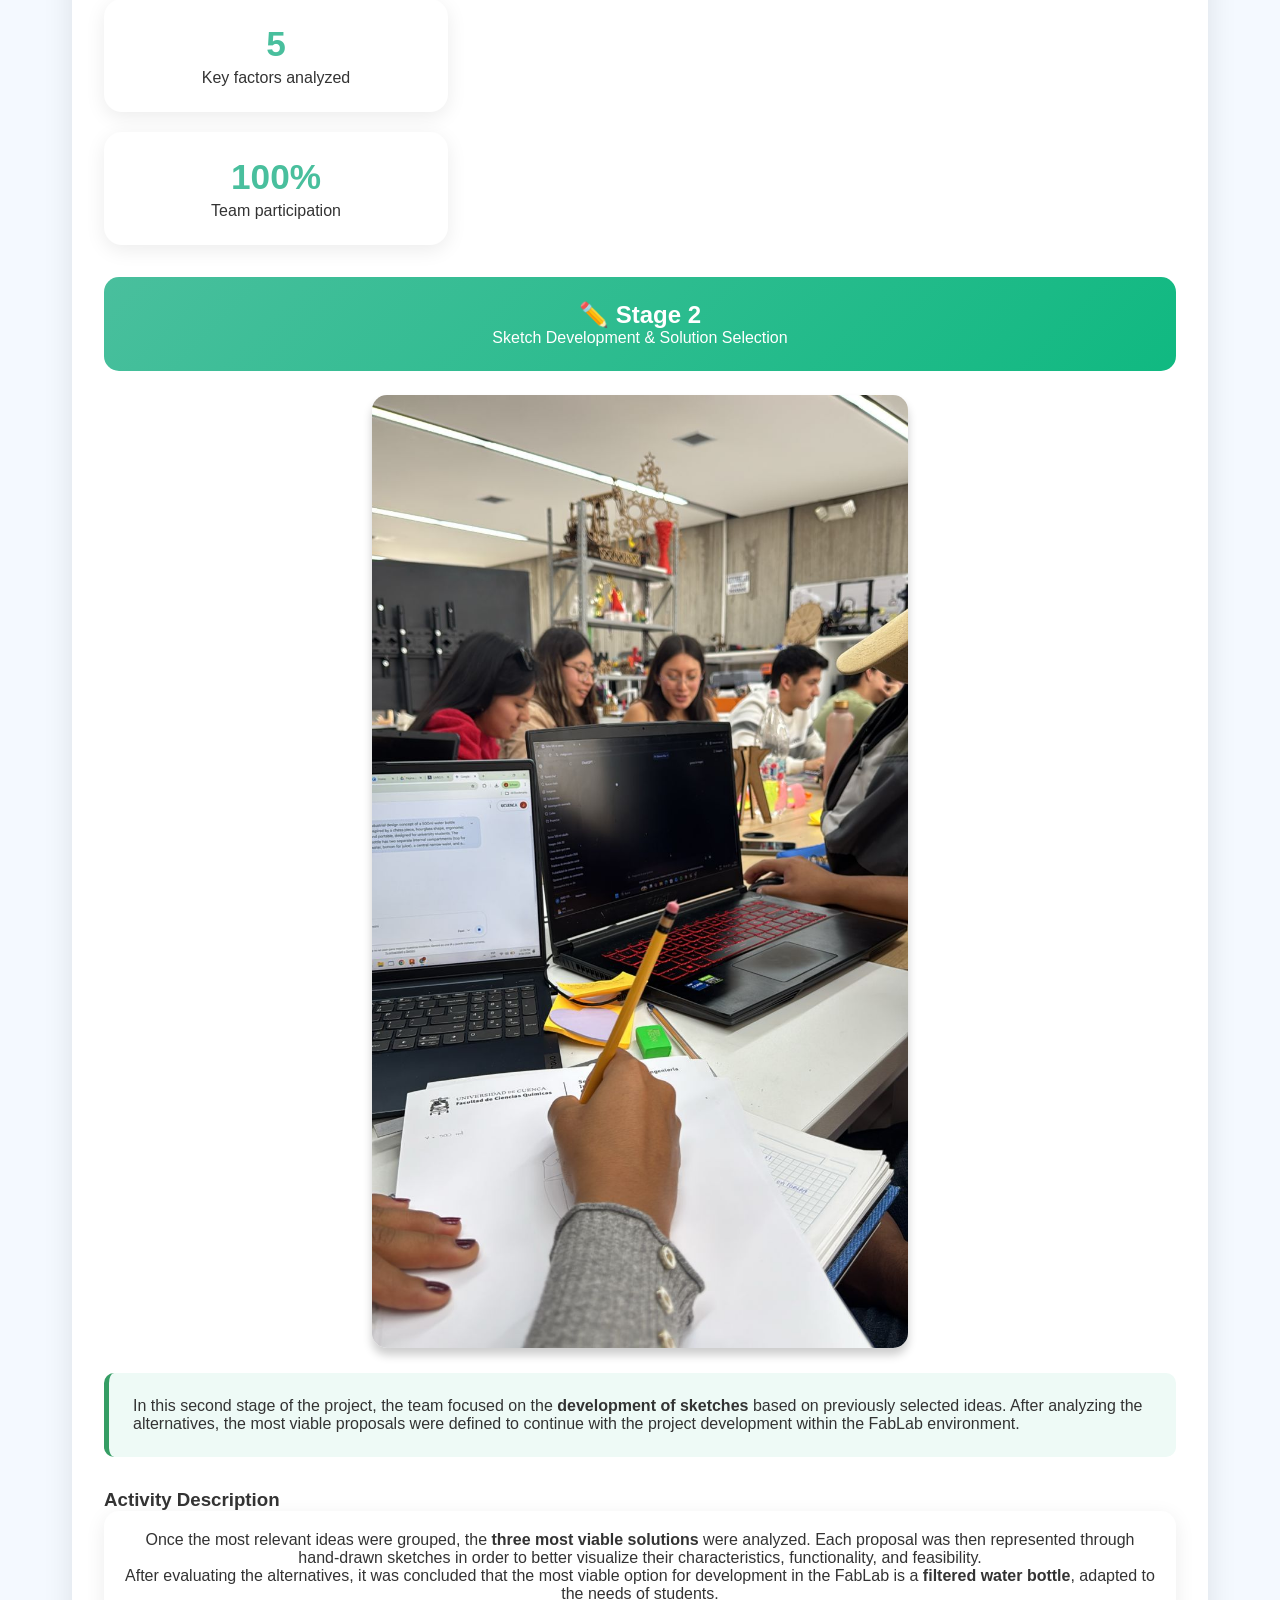
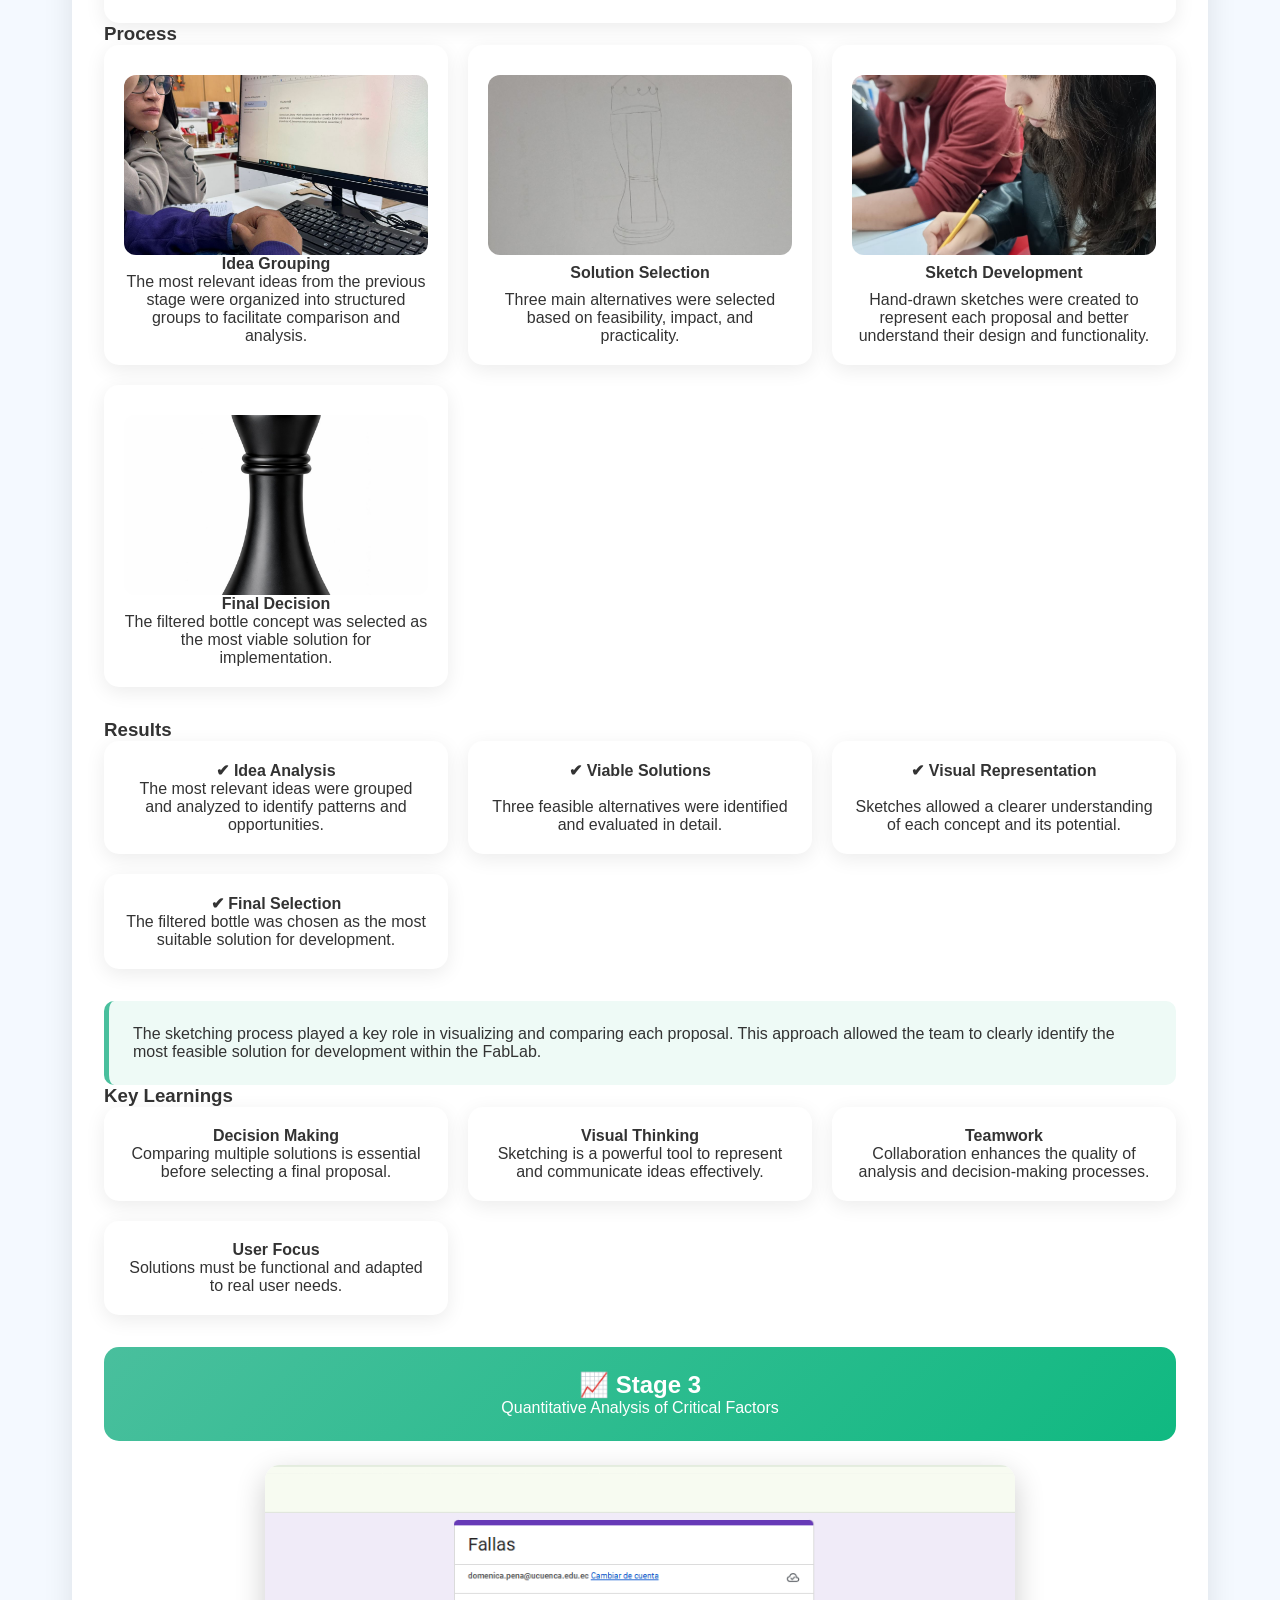
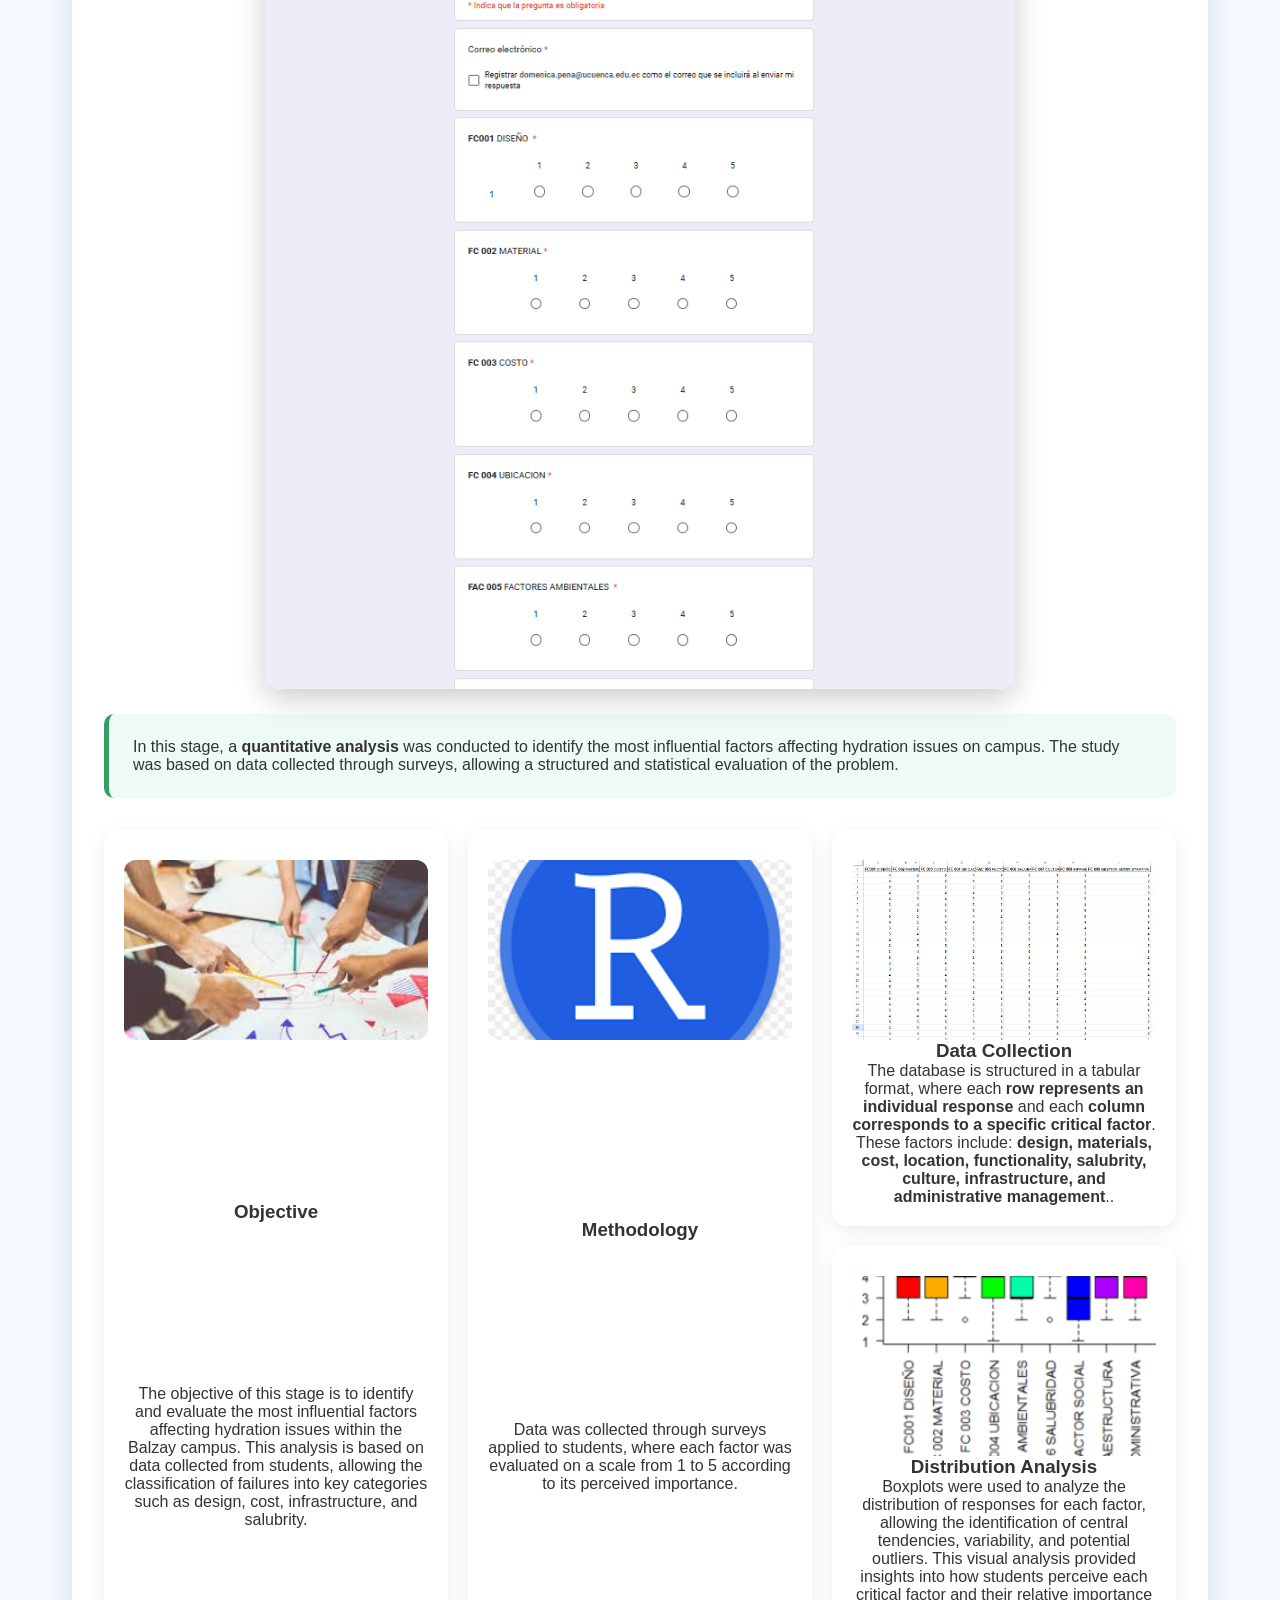
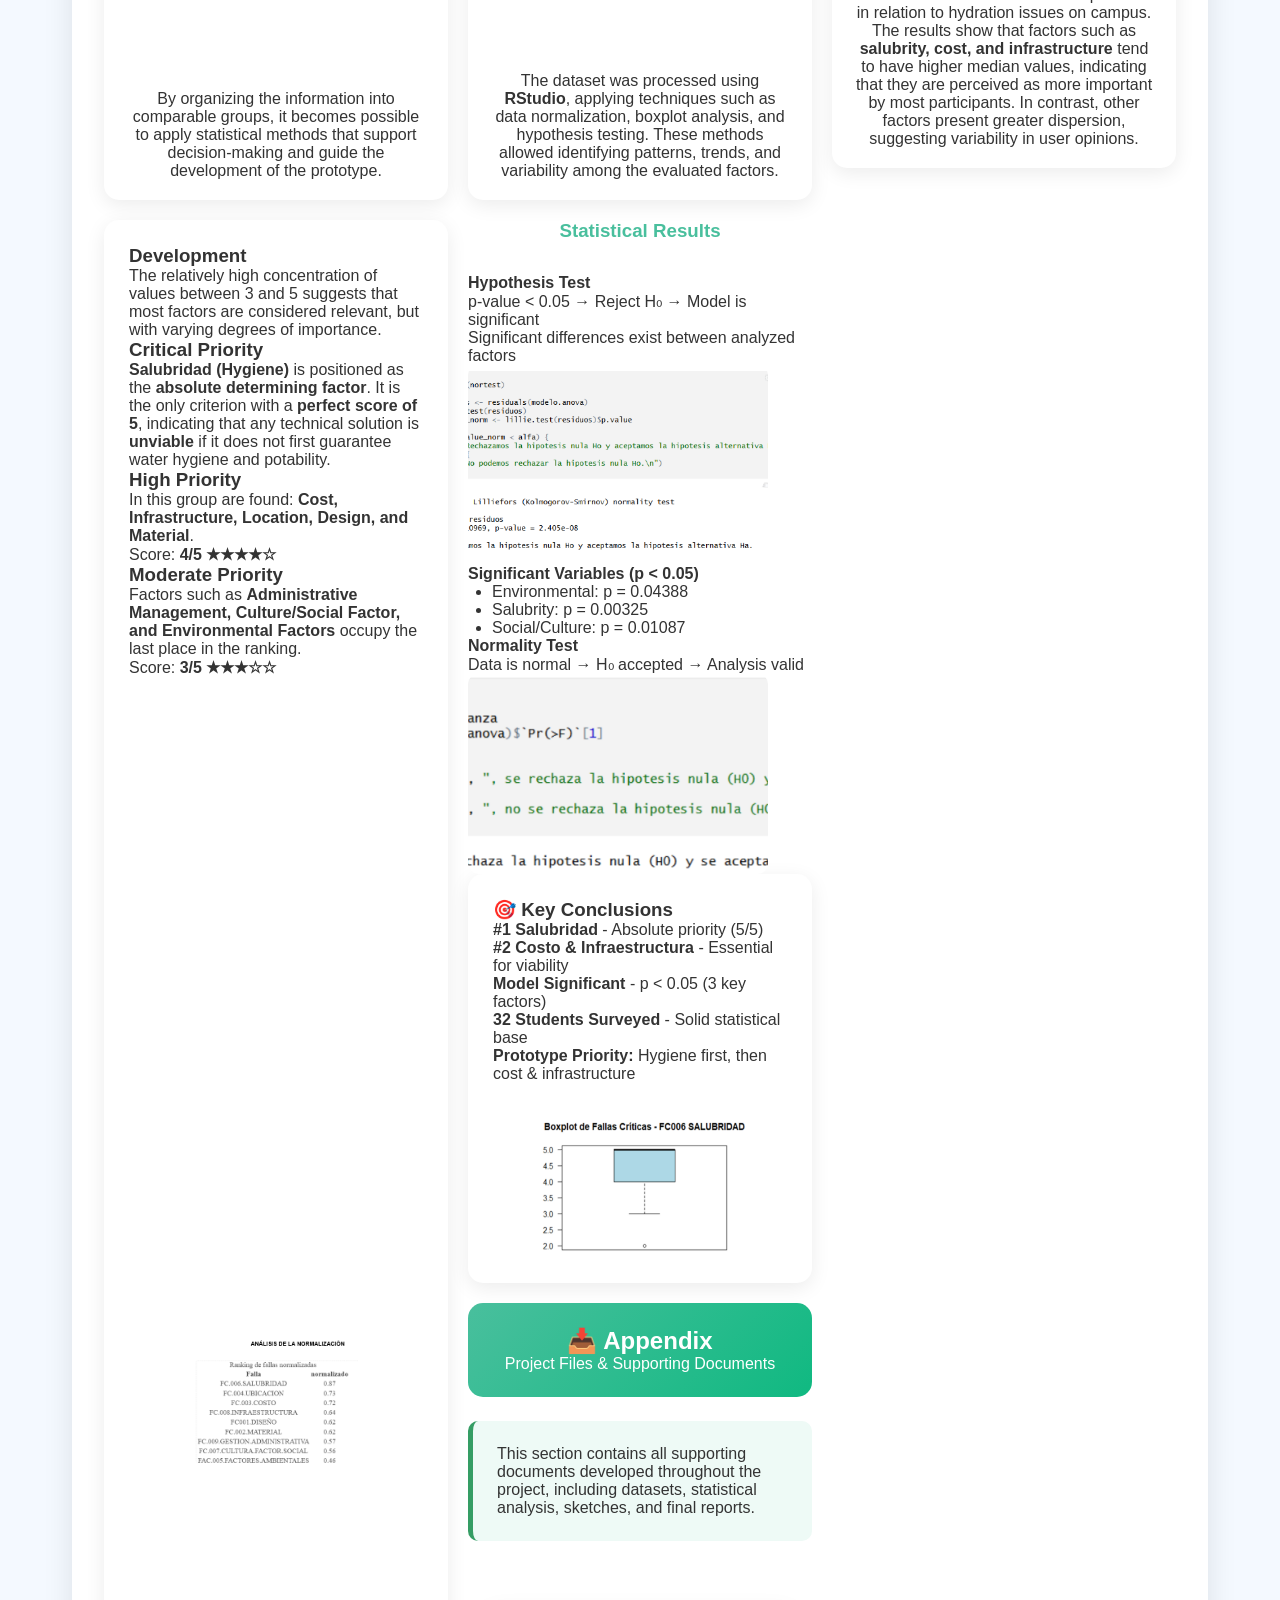
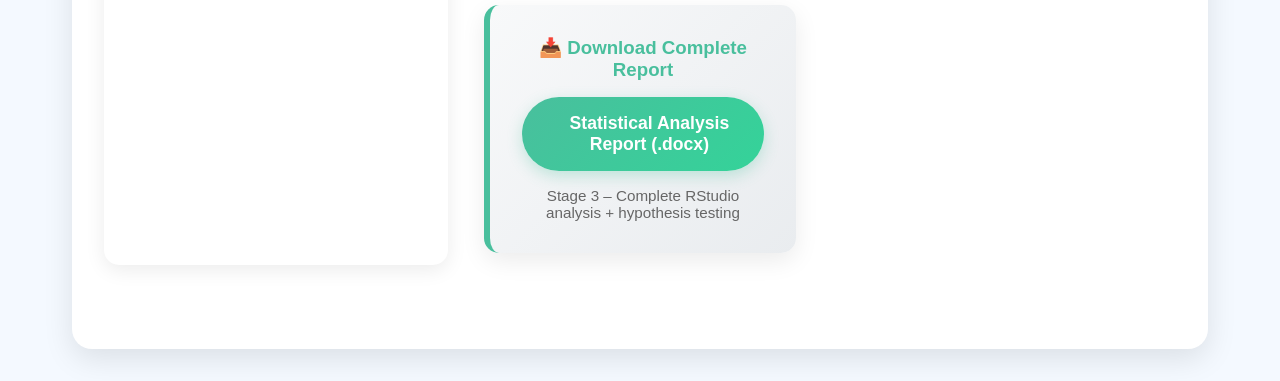
<file: asigment1.html>
<style>
    /* NAVBAR */

.navbar{
background: linear-gradient(135deg, #6bcee7, #8baadb);
padding:20px 50px;
display:flex;
justify-content:space-between;
align-items:center;
box-shadow:0 5px 20px rgba(0,0,0,0.15);
position:sticky;
top:0;
z-index:999;
}

.logo{
display:flex;
align-items:center;
gap:15px;
color:white;
font-size:2rem;
font-weight:bold;
letter-spacing:2px;
}

.nav-links{
display:flex;
gap:15px;
flex-wrap:wrap;
}

.nav-links a{
color:white;
text-decoration:none;
padding:10px 18px;
border-radius:10px;
font-weight:600;
transition:0.3s;
}

.nav-links a:hover{
background:rgba(255,255,255,0.2);
}

/* RESPONSIVE */

@media(max-width:768px){

.navbar{
flex-direction:column;
gap:20px;
padding:20px;
}

.nav-links{
justify-content:center;
flex-wrap:wrap;
}

}
    * {
        margin: 0;
        padding: 0;
        box-sizing: border-box;
    }

    body {
        font-family: -apple-system, BlinkMacSystemFont, 'Segoe UI', Roboto, sans-serif;
        background: #f4f9ff;
        color: #333;
    }

    /* HEADER */
    #header {
        background: linear-gradient(135deg, hsl(165, 37%, 47%), #639c88);
        color: white;
        padding: 1.5rem 2rem;
        position: sticky;
        top: 0;
        z-index: 100;
    }

    #header h1 a {
        color: white;
        text-decoration: none;
        font-size: 2rem;
    }

    /* MAIN */
    .main-container {
        max-width: 1200px;
        margin: auto;
        padding: 2rem;
    }

    .content {
        background: white;
        padding: 2rem;
        border-radius: 20px;
        box-shadow: 0 10px 30px rgba(0,0,0,0.1);
    }

    /* ETAPAS */
    .etapa-header {
        background: linear-gradient(135deg, #49bf9d, #10b981);
        color: white;
        padding: 1.5rem;
        border-radius: 15px;
        margin-bottom: 1.5rem;
        text-align: center;
    }

    .intro-box {
        background: #eefaf6;
        padding: 1.5rem;
        border-left: 5px solid #359d64;
        border-radius: 10px;
        margin-bottom: 2rem;
    }

    /* CARDS */
    .cards {
        display: grid;
        grid-template-columns: repeat(auto-fit, minmax(260px, 1fr));
        gap: 20px;
        margin-bottom: 2rem;
        align-items: stretch;
    }

    .card {
        background: #ffffff;
        border-radius: 15px;
        padding: 20px;
        text-align: center;
        box-shadow: 0 5px 20px rgba(0,0,0,0.08);
        transition: 0.3s;
        display: flex;
        flex-direction: column;
        justify-content: space-between;
    }

    .card:hover {
        transform: translateY(-5px);
    }

    .card img {
        width: 100%;
        height: 180px;
        object-fit: cover;
        border-radius: 12px;
        margin-top: 10px;
    }

    .card-icon {
        font-size: 1.5rem;
        color: #49bf9d;
        margin-bottom: 10px;
    }

    .card-text {
        margin-top: 10px;
        font-size: 0.95em;
        color: #555;
    }

    /* IMÁGENES DOBLES */
    .card-images {
        display: flex;
        gap: 10px;
        justify-content: center;
        margin-top: 15px;
        flex-wrap: wrap;
    }

    .card-images img {
        width: 48%;
        aspect-ratio: 1 / 1;
        object-fit: cover;
        border-radius: 12px;
        transition: 0.3s;
    }

    .card-images img:hover {
        transform: scale(1.05);
    }

    /* DASHBOARD */
    .dashboard-cards {
        display: flex;
        gap: 20px;
        justify-content: space-between;
        margin-top: 30px;
        flex-wrap: wrap;
    }

    .dashboard-cards .card {
        flex: 1;
        min-width: 200px;
        padding: 25px 15px;
        text-align: center;
        border-radius: 18px;
    }

    .dashboard-cards .card h2 {
        font-size: 2.2rem;
        color: #49bf9d;
        margin-bottom: 5px;
    }

    /* STAGE 3 GRID */
    .stage3-container {
        display: grid;
        grid-template-columns: repeat(auto-fit, minmax(260px, 1fr));
        gap: 25px;
        margin-top: 30px;
    }

    /* TARJETAS GRANDES */
    .wide-card {
        display: flex;
        gap: 25px;
        align-items: center;
        padding: 25px;
        margin-bottom: 20px;
    }

    .wide-card .text {
        flex: 2;
        text-align: left;
    }

    .wide-card .images {
        flex: 1;
        display: flex;
        flex-direction: column;
        gap: 15px;
    }

    .wide-card .images img {
        width: 100%;
        height: 140px;
        object-fit: cover;
        border-radius: 12px;
    }

    /* HIGHLIGHT */
    .highlight-text {
        background: #eefaf6;
        border-left: 5px solid #49bf9d;
        padding: 1.5rem;
        border-radius: 10px;
    }

    /* RESPONSIVE */
    @media (max-width: 768px) {
        .wide-card {
            flex-direction: column;
        }

        .card-images img {
            width: 100%;
        }

        .dashboard-cards {
            flex-direction: column;
        }
    }
</style>

    </style>
</head>

<body>
    <!-- NAVBAR -->

<nav class="navbar">

<div class="logo">



<span>FABLAB</span>

</div>

<div class="nav-links">

<a href="index.html">Home</a>

<a href="asigment1.html">Assignments</a>

<a href="Practice/p1.html">Practices</a>

<a href="EXAMEN_INTERCICLO.html">Interciclo</a>

<a href="aboutus.html">About Us</a>

</div>

</nav>

<header id="header">
    <h1><a href="index.html">Assigment 1</a></h1>
</header>

<div class="main-container">
<div class="content">

    <!-- IMAGEN -->
    <div style="text-align: center; margin: 2rem 0;">
        <img src="images/w01/Campus.jpg" style="width:60%; border-radius:13px; margin-bottom:18px;">
    </div>

    <!-- ETAPA 1 -->
    <div class="intro-box">
        <p>
            El problema identificado fue la baja hidratación en el campus Balzay. 
            Se realizó una lluvia de ideas, investigación web y registro en una base de datos para identificar causas y posibles soluciones.    
        </p>
    </div>

    <div class="etapa-header">
        <h2>📋 Etapa 1</h2>
        <p>Selección de problemática y generación de ideas</p>
    </div>

    <div class="cards">

        <div class="card big-card">
            <i class="fas fa-bullseye card-icon"></i>
            <h4>Identificación</h4>
            <p>
                Espacio para registrar todas las posibles causas del problema...
            </p>

            <div class="card-images">
                <img src="images/w01/Semana1_1.png">
                <img src="images/w01/semana1_2.jpeg">
            </div>
        </div>

        <div class="card">
            <h4>Solutions research</h4>
            <p class="card-text">
                Registro de ideas en una base de datos colectiva...
            </p>
            <i class="fas fa-brain card-icon"></i>
            <img src="images/w01/Etapa1.1.png">
        </div>

        <div class="card">
            <h4>Resultados</h4>
            <p>
                Se identificaron causas como falta de acceso...
            </p>
            <img src="images/w01/semana1_3.jpg" 
            style="width:80%; height:200px; object-fit:cover; border-radius:15px; margin:1rem auto 0; display:block;">
        </div>
        
                    <!-- APPENDIX - DASHBOARD -->

<!-- DASHBOARD (las 4 de abajo) -->
                <div class="dashboard-cards">

                    <div class="card stat-card">
                        <h2>3</h2>
                        <p>Main causes identified</p>
                    </div>

                    <div class="card stat-card">
                        <h2>+20</h2>
                        <p>Ideas generated</p>
                    </div>

                    <div class="card stat-card">
                        <h2>5</h2>
                        <p>Key factors analyzed</p>
                    </div>

                    <div class="card stat-card">
                        <h2>100%</h2>
                        <p>Team participation</p>
                    </div>

    </div>
    </div>

    <!-- ===================== STAGE 2 ===================== -->

<div class="etapa-header">
    <h2>✏️ Stage 2</h2>
    <p>Sketch Development & Solution Selection</p>
</div>

<!-- IMAGEN PRINCIPAL -->
<div style="text-align: center; margin-bottom: 25px;">
    <img src="images/w02/semana2_011.jpeg" 
         style="width:50%; border-radius:15px; box-shadow:0 7px 10px rgba(0,0,0,0.2);">
</div>

<!-- INTRO -->
<div class="intro-box">
    <p>
        In this second stage of the project, the team focused on the <strong>development of sketches</strong> 
        based on previously selected ideas. After analyzing the alternatives, the most viable proposals 
        were defined to continue with the project development within the FabLab environment.
    </p>
</div>

<!-- DESCRIPCIÓN -->
<h3 class="custom-title">Activity Description</h3>
<div class="card big-card">
    <p>
        Once the most relevant ideas were grouped, the <strong>three most viable solutions</strong> were analyzed. 
        Each proposal was then represented through hand-drawn sketches in order to better visualize 
        their characteristics, functionality, and feasibility.
    </p>

    <p>
        After evaluating the alternatives, it was concluded that the most viable option for development 
        in the FabLab is a <strong>filtered water bottle</strong>, adapted to the needs of students.
    </p>
</div>

<!-- PROCESO -->
<h3 class="custom-title">Process</h3>
<div class="cards">

    <div class="card">
        <img src="images/w02/semana2_00.jpeg">
        <h4>Idea Grouping</h4>
        <p>
            The most relevant ideas from the previous stage were organized into structured groups 
            to facilitate comparison and analysis.
        </p>
    </div>

    <div class="card">
        <img src="images/w02/semana2_1.jpeg">
        <h4>Solution Selection</h4>
        <p>
            Three main alternatives were selected based on feasibility, impact, and practicality.
        </p>
    </div>

    <div class="card">
        <img src="images/w02/semana1_boceto.jpeg">
        <h4>Sketch Development</h4>
        <p>
            Hand-drawn sketches were created to represent each proposal and better understand 
            their design and functionality.
        </p>
    </div>

    <div class="card">
        <img src="images/w02/semana2_33.jpeg">
        <h4>Final Decision</h4>
        <p>
            The filtered bottle concept was selected as the most viable solution for implementation.
        </p>
    </div>

</div>

<!-- RESULTADOS -->
<h3 class="custom-title">Results</h3>
<div class="cards">

    <div class="card">
        <h4>✔ Idea Analysis</h4>
        <p>
            The most relevant ideas were grouped and analyzed to identify patterns and opportunities.
        </p>
    </div>

    <div class="card">
        <h4>✔ Viable Solutions</h4>
        <p>
            Three feasible alternatives were identified and evaluated in detail.
        </p>
    </div>

    <div class="card">
        <h4>✔ Visual Representation</h4>
        <p>
            Sketches allowed a clearer understanding of each concept and its potential.
        </p>
    </div>

    <div class="card">
        <h4>✔ Final Selection</h4>
        <p>
            The filtered bottle was chosen as the most suitable solution for development.
        </p>
    </div>

</div>

<!-- HIGHLIGHT -->
<div class="highlight-text" style="margin-top:30px;">
    <p>
        The sketching process played a key role in visualizing and comparing each proposal. 
        This approach allowed the team to clearly identify the most feasible solution 
        for development within the FabLab.
    </p>
</div>

<!-- APRENDIZAJES -->
<h3 class="custom-title">Key Learnings</h3>
<div class="cards">

    <div class="card">
        <h4>Decision Making</h4>
        <p>
            Comparing multiple solutions is essential before selecting a final proposal.
        </p>
    </div>

    <div class="card">
        <h4>Visual Thinking</h4>
        <p>
            Sketching is a powerful tool to represent and communicate ideas effectively.
        </p>
    </div>

    <div class="card">
        <h4>Teamwork</h4>
        <p>
            Collaboration enhances the quality of analysis and decision-making processes.
        </p>
    </div>

    <div class="card">
        <h4>User Focus</h4>
        <p>
            Solutions must be functional and adapted to real user needs.
        </p>
    </div>

</div>
    <!-- ETAPA 3 -->
   <!-- ===================== STAGE 3 ===================== -->

<div class="etapa-header">
    <h2>📈 Stage 3</h2>
    <p>Quantitative Analysis of Critical Factors</p>
</div>

<!-- IMAGEN PRINCIPAL -->
<div style="text-align: center; margin-bottom: 25px;">
    <img src="images/w03/semana3_1.png" 
         style="width:70%; border-radius:15px; box-shadow:0 10px 30px rgba(0,0,0,0.2);">
</div>

<!-- INTRO -->
<div class="intro-box">
    <p>
        In this stage, a <strong>quantitative analysis</strong> was conducted to identify the most influential 
        factors affecting hydration issues on campus. The study was based on data collected through surveys, 
        allowing a structured and statistical evaluation of the problem.
    </p>
</div>

<!-- GRID PRINCIPAL -->
<div class="cards">

    <!-- OBJECTIVE -->
    <div class="card big-card">
        <img src="images/w03/semana3_1.jpg">
        <h3>Objective</h3>
        <p>
            The objective of this stage is to identify and evaluate the most influential factors affecting 
            hydration issues within the Balzay campus. This analysis is based on data collected from students, 
            allowing the classification of failures into key categories such as design, cost, infrastructure, 
            and salubrity.
        </p>
        <p>
            By organizing the information into comparable groups, it becomes possible to apply statistical 
            methods that support decision-making and guide the development of the prototype.
        </p>
    </div>

    <!-- METHODOLOGY -->
    <div class="card big-card">
        <img src="images/w03/semana3_r.png">
        <h3>Methodology</h3>
        <p>
            Data was collected through surveys applied to students, where each factor was evaluated 
            on a scale from 1 to 5 according to its perceived importance.
        </p>
        <p>
            The dataset was processed using <strong>RStudio</strong>, applying techniques such as data normalization, 
            boxplot analysis, and hypothesis testing. These methods allowed identifying patterns, trends, 
            and variability among the evaluated factors.
        </p>
    </div>

   <div class="cards">

    <!-- Data Collection -->
    <div class="card big-card">
        <img src="images/w03/semana3_2.png">
        <h3>Data Collection</h3>
        <p>
            The database is structured in a tabular format, where each <strong>row represents an individual response</strong> 
        and each <strong>column corresponds to a specific critical factor</strong>. These factors include:
        <strong>design, materials, cost, location, functionality, salubrity, culture, infrastructure, 
        and administrative management</strong>..
        </p>
    </div>

    <!-- Distribution Analysis -->
    <div class="card big-card">
        <img src="images/w03/semana3_3.png">
        <h3>Distribution Analysis</h3>
        <p>
            
Boxplots were used to analyze the distribution of responses for each factor,   allowing the identification of central tendencies, variability, and potential outliers. This visual analysis provided insights into how students perceive each critical factor and their relative importance in relation to hydration issues on campus.
        </p>
            
           <p>
                The results show that factors such as <strong>salubrity, cost, and infrastructure</strong> 
                tend to have higher median values, indicating that they are perceived as more important 
                by most participants. In contrast, other factors present greater dispersion, suggesting 
                variability in user opinions.
            </p> 
    </div>

</div>

            <!-- DEVELOPMENT -->
            <div class="card wide-card">

                <div class="text">
                    <h3>Development</h3>
                    <p>
                        The relatively high concentration of values between 3 and 5 suggests that most factors 
                        are considered relevant, but with varying degrees of importance.
                    </p>

                    <div class="priorities-section">
                        <!-- PRIORIDAD CRÍTICA -->
                        <div class="priority-card critical">
                            <div class="priority-icon">
                                <i class="fas fa-exclamation-triangle"></i>
                            </div>
                            <h3>Critical Priority</h3>
                            <p class="priority-highlight">
                                <strong>Salubridad (Hygiene)</strong> is positioned as the 
                                <strong>absolute determining factor</strong>. It is the only criterion 
                                with a <strong>perfect score of 5</strong>, indicating that any technical 
                                solution is <strong>unviable</strong> if it does not first guarantee 
                                water hygiene and potability.
                            </p>
                            
                        </div>

                        <!-- PRIORIDAD ALTA -->
                        <div class="priority-card high">
                            <div class="priority-icon">
                                <i class="fas fa-fire"></i>
                            </div>
                            <h3>High Priority</h3>
                            <p>
                                In this group are found: <strong>Cost, Infrastructure, Location, Design, and Material</strong>.
                            </p>
                            <div class="priority-score">Score: <strong>4/5 ★★★★☆</strong></div>
                        </div>

                        <!-- PRIORIDAD MODERADA -->
                        <div class="priority-card moderate">
                            <div class="priority-icon">
                                <i class="fas fa-chart-line"></i>
                            </div>
                            <h3>Moderate Priority</h3>
                            <p>
                                Factors such as <strong>Administrative Management, Culture/Social Factor, 
                                and Environmental Factors</strong> occupy the last place in the ranking.
                            </p>
                            <div class="priority-score">Score: <strong>3/5 ★★★☆☆</strong></div>
                        </div>
</div>
                </div>

                <div class="images">
                    <img src="images/w03/semana3_4.png">
                </div>

            </div>

            <!--  RESULTS  -->
           <!-- RESULTADOS ESTADÍSTICOS - DIRECTOS -->
<div class="stats-results pure">
    <h3 style="color: #49bf9d; margin-bottom: 2rem; text-align: center;">Statistical Results</h3>

    <!-- HIPÓTESIS -->
    <div class="result-row">
        <div class="result-text">
            <h4>Hypothesis Test</h4>
            <p>p-value < 0.05 → Reject H₀ → Model is significant</p>
            <p>Significant differences exist between analyzed factors</p>
        </div>
        <img src="images/w03/semana3_5.png" style="width: 300px; height: 200px; object-fit: cover; border-radius: 10px;">
    </div>

    <!-- VARIABLES SIGNIFICATIVAS -->
    <div class="result-row">
        <div class="result-text">
            <h4>Significant Variables (p < 0.05)</h4>
            <ul style="margin: 0; padding-left: 1.5rem;">
                <li>Environmental: p = 0.04388</li>
                <li>Salubrity: p = 0.00325</li>
                <li>Social/Culture: p = 0.01087</li>
            </ul>
        </div>
    </div>

    <!-- NORMALIDAD -->
    <div class="result-row">
        <div class="result-text">
            <h4>Normality Test</h4>
            <p>Data is normal → H₀ accepted → Analysis valid</p>
        </div>
        <img src="images/w03/semana3_7.png" style="width: 300px; height: 200px; object-fit: cover; border-radius: 10px;">       

    </div>

           <!-- CONCLUSIÓN FINAL - WIDE CARD -->
        <div class="card wide-card conclusion-final">
                        <div class="text">
                            <h3>🎯 Key Conclusions</h3>
                            <div class="conclusion-points">
                                <div class="point">
                                    <strong>#1 Salubridad</strong> - Absolute priority (5/5)
                                </div>
                                <div class="point">
                                    <strong>#2 Costo & Infraestructura</strong> - Essential for viability
                                </div>
                                <div class="point">
                                    <strong>Model Significant</strong> - p < 0.05 (3 key factors)
                                </div>
                                <div class="point">
                                    <strong>32 Students Surveyed</strong> - Solid statistical base
                                </div>
                            </div>
                            <p class="final-note">
                                <strong>Prototype Priority:</strong> Hygiene first, then cost & infrastructure
                            </p>
                        </div>
                        <div class="images">
                            <img src="images/w03/semana3_6.png" alt="Conclusions">
                        </div>
                    </div>
                


<!-- ===================== APPENDIX / DOWNLOADS ===================== -->

<div class="etapa-header">
    <h2>📥 Appendix</h2>
    <p>Project Files & Supporting Documents</p>
</div>

<div class="intro-box">
    <p>
        This section contains all supporting documents developed throughout the project, 
        including datasets, statistical analysis, sketches, and final reports.
    </p>
</div>

<!-- DESCARGABLE FINAL - SIMPLE -->
<div style="
    background: linear-gradient(135deg, #f8f9fa 0%, #e9ecef 100%);
    border-left: 6px solid #49bf9d;
    padding: 2rem;
    border-radius: 15px;
    margin: 4rem 1rem 2rem;
    text-align: center;
    box-shadow: 0 8px 25px rgba(0,0,0,0.08);
">
    <h3 style="color: #49bf9d; margin-bottom: 1rem;">
        📥 Download Complete Report
    </h3>
    <a href="Entregables/assigment1/Análisis estadístico I+D.docx" 
       download 
       style="
        display: inline-flex;
        align-items: center;
        gap: 0.8rem;
        background: linear-gradient(135deg, #49bf9d, #34d399);
        color: white;
        padding: 1rem 2rem;
        text-decoration: none;
        border-radius: 50px;
        font-weight: 600;
        font-size: 1.1rem;
        transition: all 0.3s ease;
        box-shadow: 0 5px 15px rgba(73, 191, 157, 0.3);
    "
       onmouseover="this.style.transform='translateY(-3px)'; this.style.boxShadow='0 10px 25px rgba(73, 191, 157, 0.4)'"
       onmouseout="this.style.transform=''; this.style.boxShadow='0 5px 15px rgba(73, 191, 157, 0.3)'">
        <i class="fas fa-download"></i>
        Statistical Analysis Report (.docx)
    </a>
    <p style="margin-top: 1rem; color: #666; font-size: 0.95rem;">
        Stage 3 – Complete RStudio analysis + hypothesis testing
    </p>
</div>
</body>
</html>
</file>
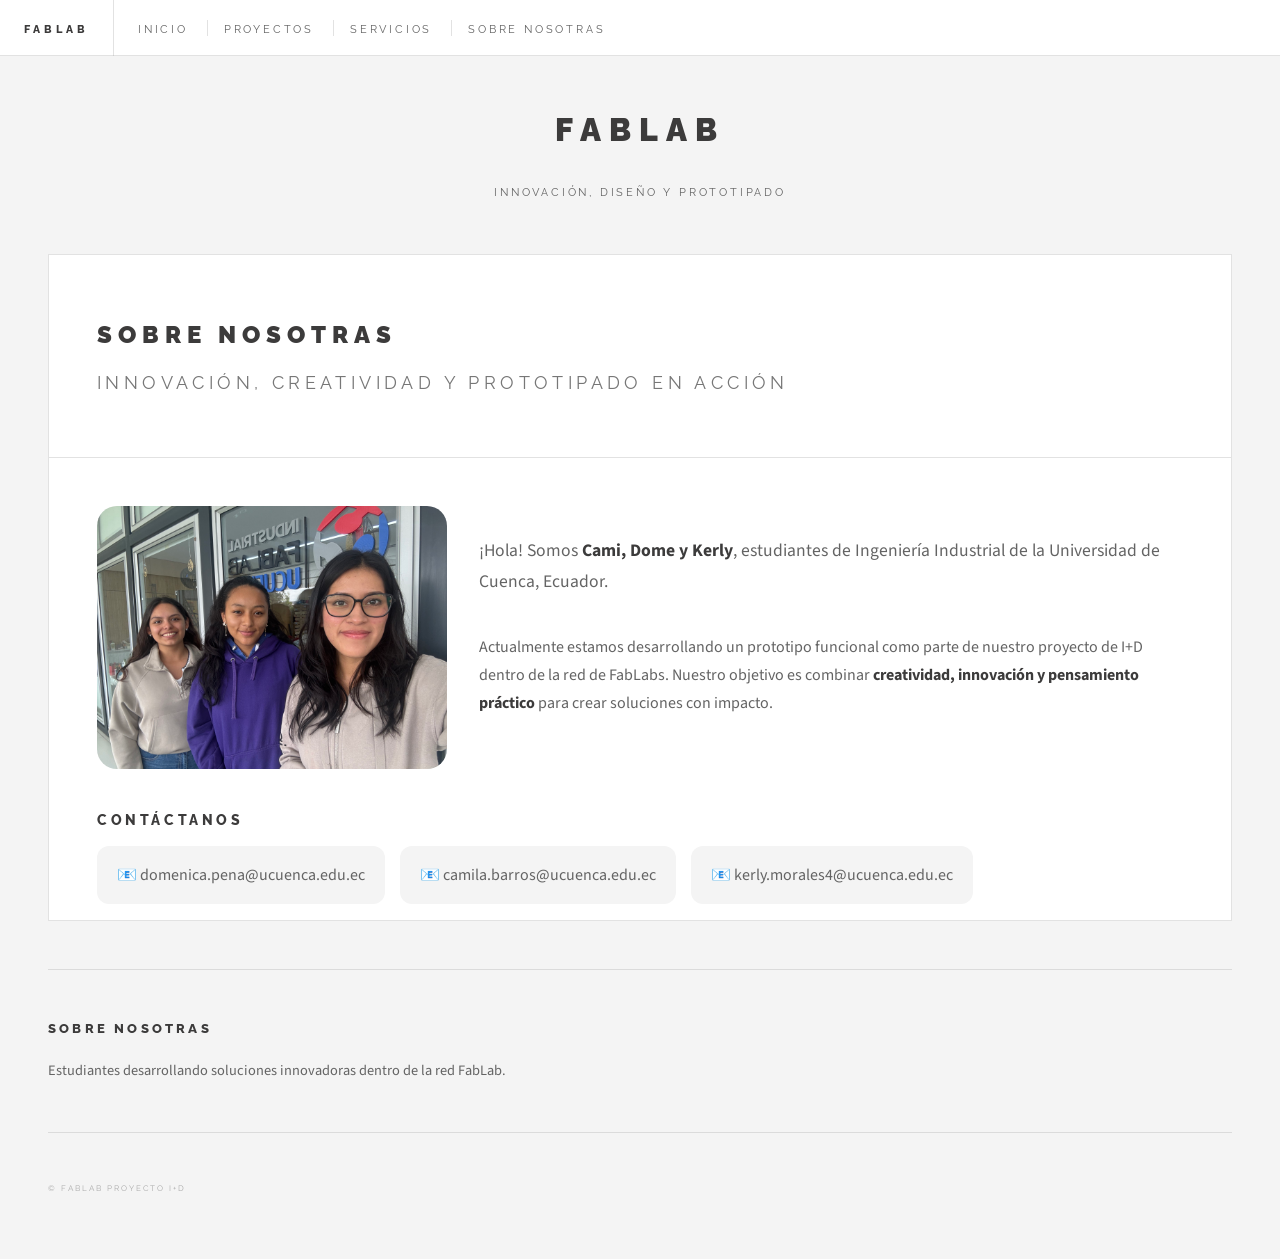
<file: assets/aboutus.html>
<!DOCTYPE HTML>
<html>
<head>
    <title>Sobre Nosotras - FabLab</title>
    <meta charset="utf-8" />
    <meta name="viewport" content="width=device-width, initial-scale=1" />
    <link rel="stylesheet" href="assets/css/main.css" />

    

    <style>
    /* Animación de entrada */
    .fade-in {
        opacity: 0;
        transform: translateY(20px);
        animation: fadeInUp 1s ease forwards;
    }

    @keyframes fadeInUp {
        to {
            opacity: 1;
            transform: translateY(0);
        }
    }

    /* Imagen dinámica */
    .img-hover {
        transition: transform 0.4s ease, box-shadow 0.4s ease;
        border-radius: 20px;
    }

    .img-hover:hover {
        transform: scale(1.05);
        box-shadow: 0 15px 35px rgba(0,0,0,0.3);
    }

    /* Tarjetas */
    .card {
        padding: 15px 20px;
        border-radius: 12px;
        background: #f4f4f4;
        transition: transform 0.3s ease, box-shadow 0.3s ease;
    }

    .card:hover {
        transform: translateY(-5px);
        box-shadow: 0 10px 20px rgba(0,0,0,0.2);
    }
    </style>

</head>
<body class="is-preload">

<div id="wrapper">

    <!-- Header -->
    <header id="header">
        <h1><a href="index.html">FabLab</a></h1>
        <nav class="links">
            <ul>
                <li><a href="index.html">Inicio</a></li>
                <li><a href="#">Proyectos</a></li>
                <li><a href="#">Servicios</a></li>
                <li><a href="about.html">Sobre Nosotras</a></li>
            </ul>
        </nav>
    </header>

    <!-- Main -->
    <div id="main">

        <article class="post fade-in">
            <header>
                <div class="title">
                    <h2>Sobre Nosotras</h2>
                    <p style="font-size: 1.1em; color: #777;">
                        Innovación, creatividad y prototipado en acción
                    </p>
                </div>
            </header>

            <div style="display: flex; gap: 30px; align-items: center; flex-wrap: wrap;">

                <!-- Imagen -->
                <div style="flex: 1; min-width: 250px;">
                    <img src="images/w01_grupo.jpeg" alt="Equipo FabLab"
                        class="img-hover"
                        style="width: 100%; max-width: 350px;">
                </div>

                <!-- Texto -->
                <div style="flex: 2; min-width: 250px;">
                    <p style="font-size: 1.1em;">
                        ¡Hola! Somos <strong>Cami, Dome y Kerly</strong>, estudiantes de Ingeniería Industrial de la Universidad de Cuenca, Ecuador.
                    </p>

                    <p>
                        Actualmente estamos desarrollando un prototipo funcional como parte de nuestro proyecto de I+D dentro de la red de FabLabs. 
                        Nuestro objetivo es combinar <strong>creatividad, innovación y pensamiento práctico</strong> para crear soluciones con impacto.
                    </p>
                </div>

            </div>

            <h3 style="margin-top: 30px;">Contáctanos</h3>

            <div style="display: flex; gap: 15px; flex-wrap: wrap;">
                <div class="card">📧 domenica.pena@ucuenca.edu.ec</div>
                <div class="card">📧 camila.barros@ucuenca.edu.ec</div>
                <div class="card">📧 kerly.morales4@ucuenca.edu.ec</div>
            </div>

        </article>

    </div>

    <!-- Sidebar -->
    <section id="sidebar">

        <section id="intro">
            <header>
                <h2>FabLab</h2>
                <p>Innovación, diseño y prototipado</p>
            </header>
        </section>

        <section class="blurb">
            <h2>Sobre Nosotras</h2>
            <p>
                Estudiantes desarrollando soluciones innovadoras dentro de la red FabLab.
            </p>
        </section>

        <section id="footer">
            <p class="copyright">&copy; FabLab Proyecto I+D</p>
        </section>

    </section>

</div>

<script src="assets/js/jquery.min.js"></script>
<script src="assets/js/browser.min.js"></script>
<script src="assets/js/breakpoints.min.js"></script>
<script src="assets/js/util.js"></script>
<script src="assets/js/main.js"></script>

</body>
</html>
</file>
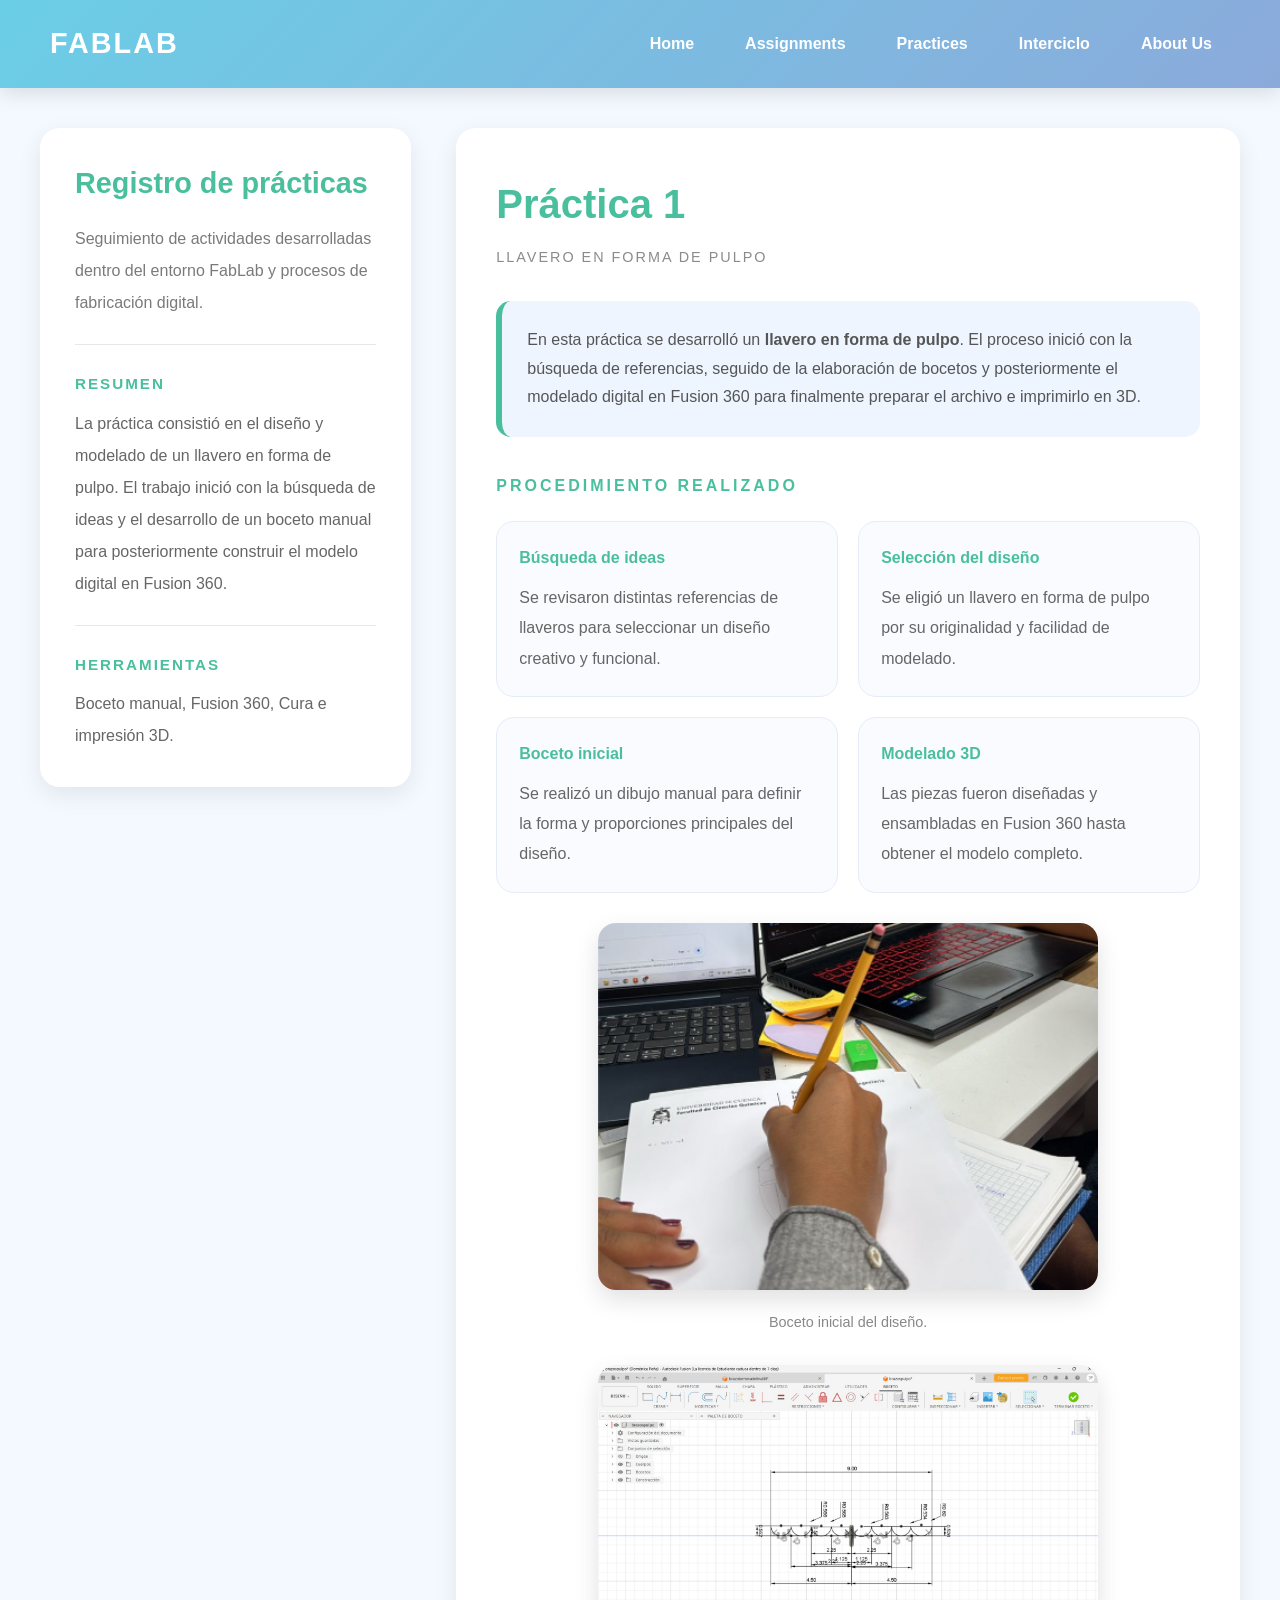
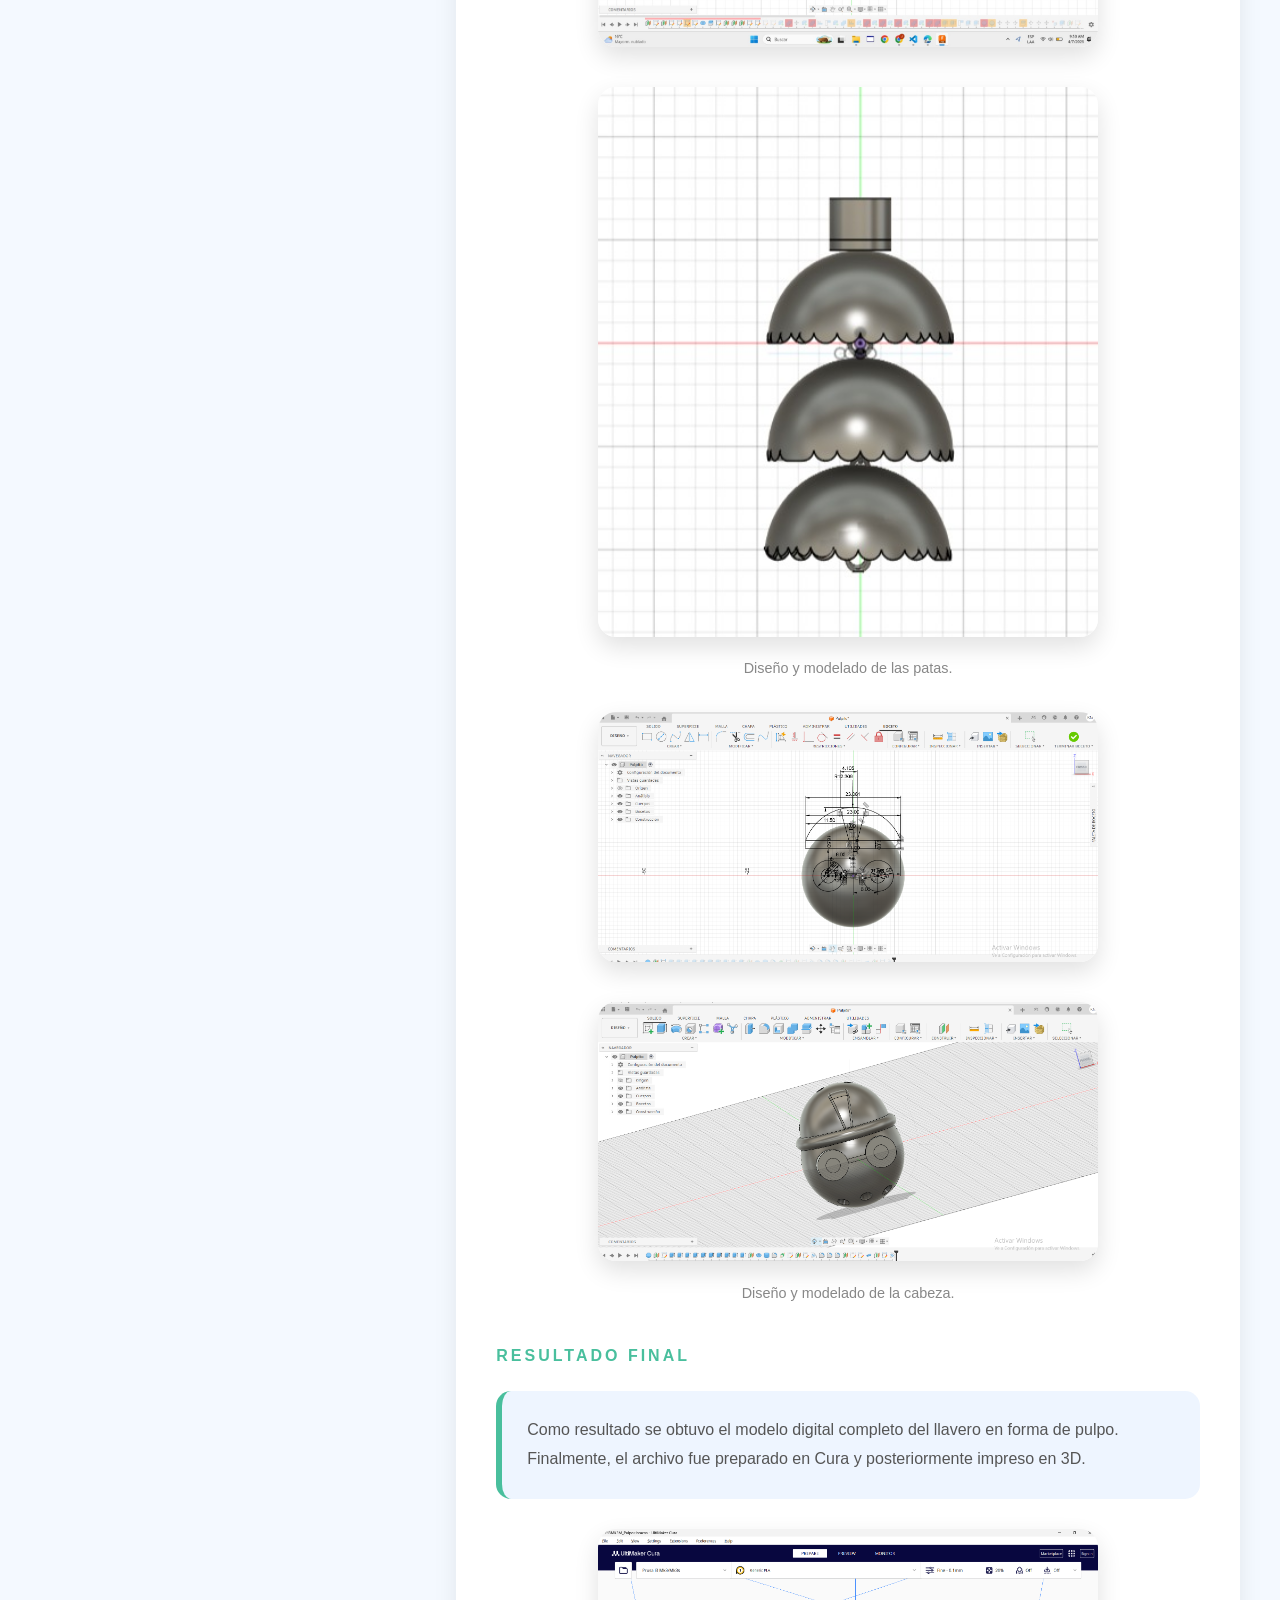
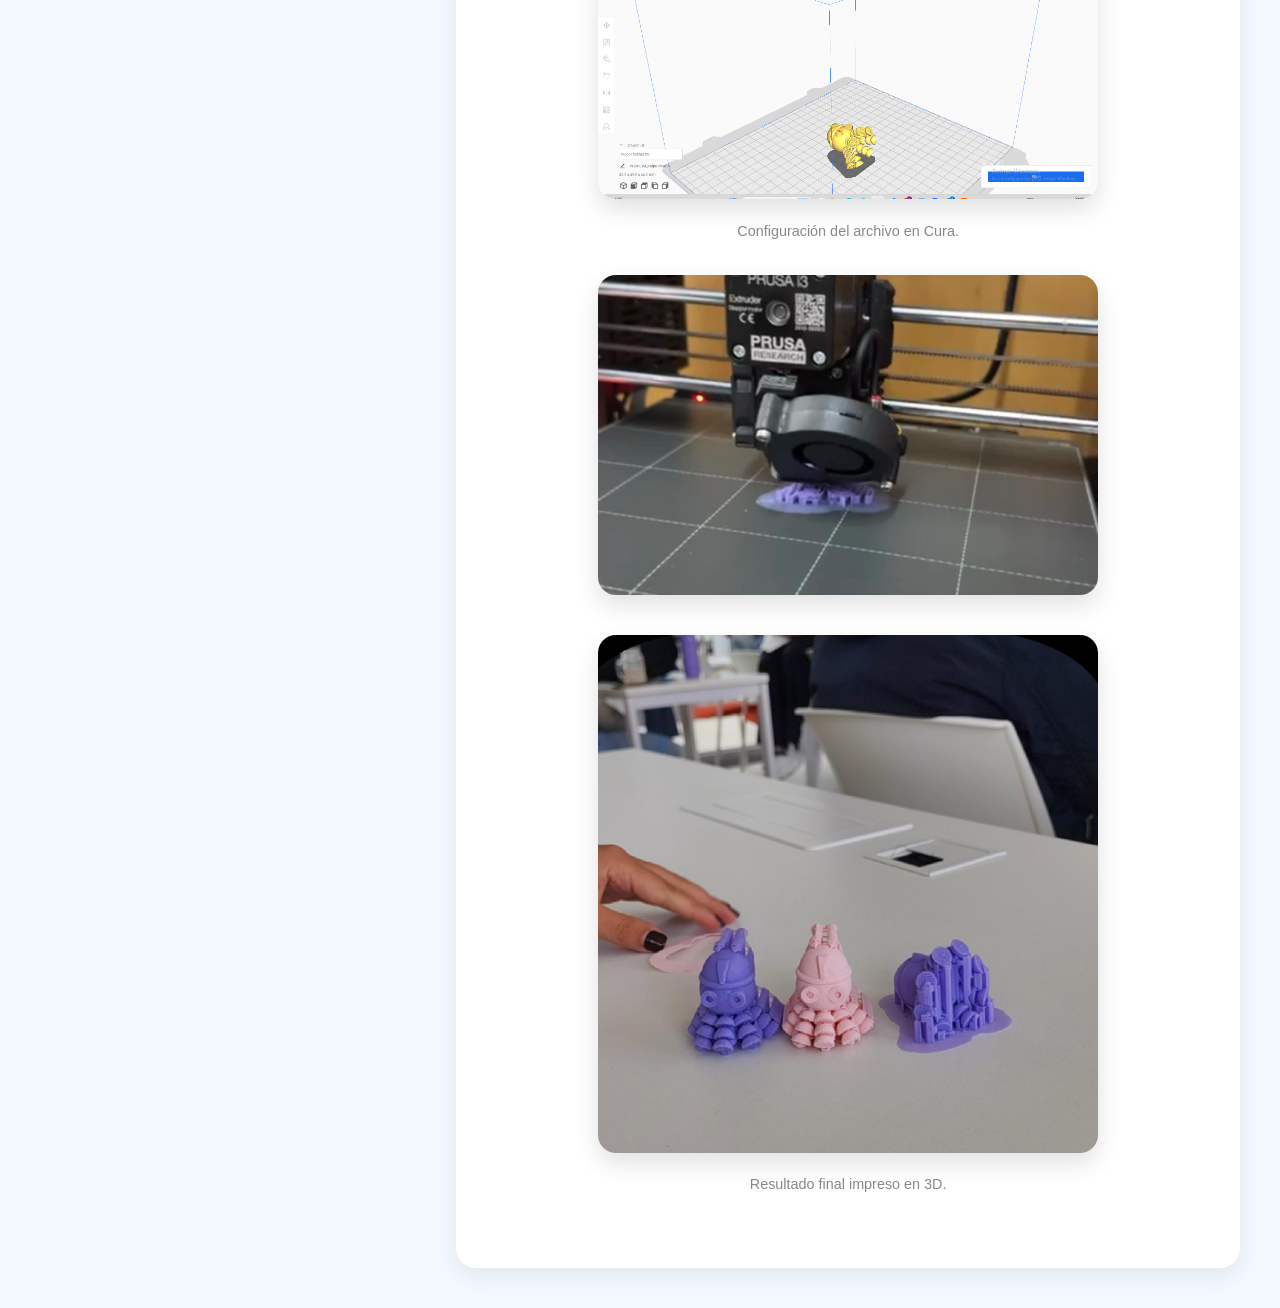
<file: Practice/p1.html>
<!DOCTYPE HTML>
<html lang="en">

<head>

<meta charset="utf-8" />
<meta name="viewport" content="width=device-width, initial-scale=1" />

<title>Prácticas - FabLab</title>

<style>

/* RESET */

*{
margin:0;
padding:0;
box-sizing:border-box;
}

/* BODY */

body{
font-family:'Segoe UI',sans-serif;
background:#f4f9ff;
color:#333;
line-height:1.8;
}

/* NAVBAR */

.navbar{
background:linear-gradient(135deg,#6bcee7,#8baadb);
padding:18px 50px;
display:flex;
justify-content:space-between;
align-items:center;
box-shadow:0 5px 20px rgba(0,0,0,0.12);
position:sticky;
top:0;
z-index:999;
}

.logo{
display:flex;
align-items:center;
gap:15px;
}

.logo img{
width:60px;
border-radius:12px;
}

.logo span{
color:white;
font-size:1.8rem;
font-weight:bold;
letter-spacing:2px;
}

.nav-links{
display:flex;
gap:15px;
flex-wrap:wrap;
}

.nav-links a{
color:white;
text-decoration:none;
padding:10px 18px;
border-radius:10px;
font-weight:600;
transition:0.3s;
}

.nav-links a:hover{
background:rgba(255,255,255,0.2);
}

/* CONTENEDOR */

.wrapper{
max-width:1250px;
margin:auto;
padding:40px 25px;
}

/* GRID */

.page-grid{
display:grid;
grid-template-columns:0.9fr 1.9fr;
gap:45px;
}

/* PANEL IZQUIERDO */

.left-panel{
background:white;
padding:35px;
border-radius:20px;
box-shadow:0 8px 25px rgba(0,0,0,0.08);
height:fit-content;
}

.left-title{
font-size:1.8rem;
font-weight:bold;
color:#49bf9d;
margin-bottom:20px;
line-height:1.4;
}

.left-subtitle{
color:#7a7a7a;
line-height:2;
margin-bottom:25px;
}

.left-section-title{
font-size:0.95rem;
font-weight:bold;
letter-spacing:2px;
text-transform:uppercase;
margin-bottom:10px;
color:#49bf9d;
}

.left-panel p{
color:#666;
line-height:2;
}

.divider{
height:1px;
background:#e7e7e7;
margin:25px 0;
}

/* CONTENIDO DERECHO */

.right-content{
background:white;
padding:40px;
border-radius:20px;
box-shadow:0 8px 25px rgba(0,0,0,0.08);
}

/* TITULO */

.main-heading h2{
font-size:2.5rem;
color:#49bf9d;
margin-bottom:5px;
}

.main-heading p{
color:#8b8b8b;
letter-spacing:2px;
text-transform:uppercase;
font-size:0.9rem;
}

/* INTRO */

.intro-box{
background:#eef5ff;
border-left:6px solid #49bf9d;
padding:25px;
border-radius:15px;
margin:30px 0;
color:#555;
}

/* TITULOS */

.section-title{
font-size:1rem;
font-weight:bold;
letter-spacing:3px;
text-transform:uppercase;
color:#49bf9d;
margin:35px 0 20px;
}

/* CARDS */

.cards{
display:grid;
grid-template-columns:repeat(2,1fr);
gap:20px;
margin-top:20px;
}

.card{
background:#f9fbff;
padding:22px;
border-radius:18px;
border:1px solid #e5ecf8;
transition:0.3s;
}

.card:hover{
transform:translateY(-5px);
}

.card h4{
color:#49bf9d;
margin-bottom:10px;
}

.card p{
color:#666;
line-height:1.9;
}

/* IMAGENES */

.image-big{
text-align:center;
margin:30px 0 10px;
}

.image-big img{
width:75%;
max-width:500px;
border-radius:18px;
box-shadow:0 10px 25px rgba(0,0,0,0.12);
}

.img-larga{
height:320px;
object-fit:cover;
}

/* CAPTION */

.img-caption{
text-align:center;
font-size:0.9rem;
color:#888;
margin-bottom:30px;
}

/* RESULTADO */

.result-box{
background:#eef5ff;
padding:25px;
border-radius:15px;
border-left:6px solid #49bf9d;
margin-top:20px;
color:#555;
}

/* RESPONSIVE */

@media(max-width:980px){

.navbar{
flex-direction:column;
gap:20px;
padding:20px;
}

.nav-links{
justify-content:center;
}

.page-grid{
grid-template-columns:1fr;
}

.cards{
grid-template-columns:1fr;
}

.image-big img{
width:95%;
}

.right-content,
.left-panel{
padding:25px;
}

}

</style>

</head>

<body>

<!-- NAVBAR -->

<nav class="navbar">

<div class="logo">


<span>FABLAB</span>

</div>

<div class="nav-links">

<a href="../index.html">Home</a>

<a href="../asigment1.html">Assignments</a>

<a href="p1.html">Practices</a>

<a href="../EXAMEN_INTERCICLO.html">Interciclo</a>

<a href="../aboutus.html">About Us</a>

</div>

</nav>

<!-- CONTENIDO -->

<div class="wrapper">

<div class="page-grid">

<!-- PANEL IZQUIERDO -->

<aside class="left-panel">

<div class="left-title">
Registro de prácticas
</div>

<div class="left-subtitle">
Seguimiento de actividades desarrolladas dentro del entorno FabLab y procesos de fabricación digital.
</div>

<div class="divider"></div>

<div>

<div class="left-section-title">
Resumen
</div>

<p>
La práctica consistió en el diseño y modelado de un llavero en forma de pulpo. El trabajo inició con la búsqueda de ideas y el desarrollo de un boceto manual para posteriormente construir el modelo digital en Fusion 360.
</p>

</div>

<div class="divider"></div>

<div>

<div class="left-section-title">
Herramientas
</div>

<p>
Boceto manual, Fusion 360, Cura e impresión 3D.
</p>

</div>

</aside>

<!-- CONTENIDO DERECHO -->

<section class="right-content">

<div class="main-heading">

<h2>Práctica 1</h2>

<p>Llavero en forma de pulpo</p>

</div>

<div class="intro-box">

En esta práctica se desarrolló un <strong>llavero en forma de pulpo</strong>. El proceso inició con la búsqueda de referencias, seguido de la elaboración de bocetos y posteriormente el modelado digital en Fusion 360 para finalmente preparar el archivo e imprimirlo en 3D.

</div>

<div class="section-title">
Procedimiento realizado
</div>

<div class="cards">

<div class="card">

<h4>Búsqueda de ideas</h4>

<p>
Se revisaron distintas referencias de llaveros para seleccionar un diseño creativo y funcional.
</p>

</div>

<div class="card">

<h4>Selección del diseño</h4>

<p>
Se eligió un llavero en forma de pulpo por su originalidad y facilidad de modelado.
</p>

</div>

<div class="card">

<h4>Boceto inicial</h4>

<p>
Se realizó un dibujo manual para definir la forma y proporciones principales del diseño.
</p>

</div>

<div class="card">

<h4>Modelado 3D</h4>

<p>
Las piezas fueron diseñadas y ensambladas en Fusion 360 hasta obtener el modelo completo.
</p>

</div>

</div>

<!-- IMAGENES -->

<div class="image-big">
<img src="../images/p01/p01_bocetomano..png" alt="">
</div>

<div class="img-caption">
Boceto inicial del diseño.
</div>

<div class="image-big">
<img src="../images/p01/p01_patas.boceto.jpeg" alt="">
</div>

<div class="image-big">
<img src="../images/p01/p01_patas.3d.jpeg" alt="">
</div>

<div class="img-caption">
Diseño y modelado de las patas.
</div>

<div class="image-big">
<img src="../images/p01/p01_cabeza.boceto.png" alt="">
</div>

<div class="image-big">
<img src="../images/p01/p01_cabeza.3d.png" alt="">
</div>

<div class="img-caption">
Diseño y modelado de la cabeza.
</div>

<div class="section-title">
Resultado final
</div>

<div class="result-box">

Como resultado se obtuvo el modelo digital completo del llavero en forma de pulpo. Finalmente, el archivo fue preparado en Cura y posteriormente impreso en 3D.

</div>

<div class="image-big">
<img src="../images/p01/p01_cura.png" alt="">
</div>

<div class="img-caption">
Configuración del archivo en Cura.
</div>

<div class="image-big">
<img src="../images/p01/p01_impresion1.jpeg" class="img-larga" alt="">
</div>

<div class="image-big">
<img src="../images/p01/p01_impresion2.jpeg" alt="">
</div>

<div class="img-caption">
Resultado final impreso en 3D.
</div>

</section>

</div>

</div>

</body>
</html>
</file>
<file: assets/assets/css/main.css>
@import url(fontawesome-all.min.css);
@import url("https://fonts.googleapis.com/css?family=Source+Sans+Pro:400,700|Raleway:400,800,900");

/*
	Future Imperfect by HTML5 UP
	html5up.net | @ajlkn
	Free for personal and commercial use under the CCA 3.0 license (html5up.net/license)
*/

html, body, div, span, applet, object,
iframe, h1, h2, h3, h4, h5, h6, p, blockquote,
pre, a, abbr, acronym, address, big, cite,
code, del, dfn, em, img, ins, kbd, q, s, samp,
small, strike, strong, sub, sup, tt, var, b,
u, i, center, dl, dt, dd, ol, ul, li, fieldset,
form, label, legend, table, caption, tbody,
tfoot, thead, tr, th, td, article, aside,
canvas, details, embed, figure, figcaption,
footer, header, hgroup, menu, nav, output, ruby,
section, summary, time, mark, audio, video {
	margin: 0;
	padding: 0;
	border: 0;
	font-size: 100%;
	font: inherit;
	vertical-align: baseline;}

article, aside, details, figcaption, figure,
footer, header, hgroup, menu, nav, section {
	display: block;}

body {
	line-height: 1;
}

ol, ul {
	list-style: none;
}

blockquote, q {
	quotes: none;
}

	blockquote:before, blockquote:after, q:before, q:after {
		content: '';
		content: none;
	}

table {
	border-collapse: collapse;
	border-spacing: 0;
}

body {
	-webkit-text-size-adjust: none;
}

mark {
	background-color: transparent;
	color: inherit;
}

input::-moz-focus-inner {
	border: 0;
	padding: 0;
}

input, select, textarea {
	-moz-appearance: none;
	-webkit-appearance: none;
	-ms-appearance: none;
	appearance: none;
}

/* Basic */

	@-ms-viewport {
		width: device-width;
	}

	body {
		-ms-overflow-style: scrollbar;
	}

	@media screen and (max-width: 480px) {

		html, body {
			min-width: 320px;
		}

	}

	html {
		box-sizing: border-box;
	}

	*, *:before, *:after {
		box-sizing: inherit;
	}

	body {
		background: #f4f4f4;
	}

		body.is-preload *, body.is-preload *:before, body.is-preload *:after {
			-moz-animation: none !important;
			-webkit-animation: none !important;
			-ms-animation: none !important;
			animation: none !important;
			-moz-transition: none !important;
			-webkit-transition: none !important;
			-ms-transition: none !important;
			transition: none !important;
		}

/* Type */

	body, input, select, textarea {
		color: #646464;
		font-family: "Source Sans Pro", Helvetica, sans-serif;
		font-size: 14pt;
		font-weight: 400;
		line-height: 1.75;
	}

		@media screen and (max-width: 1680px) {

			body, input, select, textarea {
				font-size: 12pt;
			}

		}

		@media screen and (max-width: 1280px) {

			body, input, select, textarea {
				font-size: 12pt;
			}

		}

		@media screen and (max-width: 980px) {

			body, input, select, textarea {
				font-size: 12pt;
			}

		}

		@media screen and (max-width: 736px) {

			body, input, select, textarea {
				font-size: 12pt;
			}

		}

		@media screen and (max-width: 480px) {

			body, input, select, textarea {
				font-size: 12pt;
			}

		}

	a {
		-moz-transition: color 0.2s ease, border-bottom-color 0.2s ease;
		-webkit-transition: color 0.2s ease, border-bottom-color 0.2s ease;
		-ms-transition: color 0.2s ease, border-bottom-color 0.2s ease;
		transition: color 0.2s ease, border-bottom-color 0.2s ease;
		border-bottom: dotted 1px rgba(160, 160, 160, 0.65);
		color: inherit;
		text-decoration: none;
	}

		a:before {
			-moz-transition: color 0.2s ease;
			-webkit-transition: color 0.2s ease;
			-ms-transition: color 0.2s ease;
			transition: color 0.2s ease;
		}

		a:hover {
			border-bottom-color: transparent;
			color: #2ebaae !important;
		}

			a:hover:before {
				color: #2ebaae !important;
			}

	strong, b {
		color: #3c3b3b;
		font-weight: 700;
	}

	em, i {
		font-style: italic;
	}

	p {
		margin: 0 0 2em 0;
	}

	h1, h2, h3, h4, h5, h6 {
		color: #3c3b3b;
		font-family: "Raleway", Helvetica, sans-serif;
		font-weight: 800;
		letter-spacing: 0.25em;
		line-height: 1.65;
		margin: 0 0 1em 0;
		text-transform: uppercase;
	}

		h1 a, h2 a, h3 a, h4 a, h5 a, h6 a {
			color: inherit;
			border-bottom: 0;
		}

	h2 {
		font-size: 1.1em;
	}

	h3 {
		font-size: 0.9em;
	}

	h4 {
		font-size: 0.7em;
	}

	h5 {
		font-size: 0.7em;
	}

	h6 {
		font-size: 0.7em;
	}

	sub {
		font-size: 0.8em;
		position: relative;
		top: 0.5em;
	}

	sup {
		font-size: 0.8em;
		position: relative;
		top: -0.5em;
	}

	blockquote {
		border-left: solid 4px rgba(160, 160, 160, 0.3);
		font-style: italic;
		margin: 0 0 2em 0;
		padding: 0.5em 0 0.5em 2em;
	}

	code {
		background: rgba(160, 160, 160, 0.075);
		border: solid 1px rgba(160, 160, 160, 0.3);
		font-family: "Courier New", monospace;
		font-size: 0.9em;
		margin: 0 0.25em;
		padding: 0.25em 0.65em;
	}

	pre {
		-webkit-overflow-scrolling: touch;
		font-family: "Courier New", monospace;
		font-size: 0.9em;
		margin: 0 0 2em 0;
	}

		pre code {
			display: block;
			line-height: 1.75em;
			padding: 1em 1.5em;
			overflow-x: auto;
		}

	hr {
		border: 0;
		border-bottom: solid 1px rgba(160, 160, 160, 0.3);
		margin: 2em 0;
	}

		hr.major {
			margin: 3em 0;
		}

	.align-left {
		text-align: left;
	}

	.align-center {
		text-align: center;
	}

	.align-right {
		text-align: right;
	}

/* Row */

	.row {
		display: flex;
		flex-wrap: wrap;
		box-sizing: border-box;
		align-items: stretch;
	}

		.row > * {
			box-sizing: border-box;
		}

		.row.gtr-uniform > * > :last-child {
			margin-bottom: 0;
		}

		.row.aln-left {
			justify-content: flex-start;
		}

		.row.aln-center {
			justify-content: center;
		}

		.row.aln-right {
			justify-content: flex-end;
		}

		.row.aln-top {
			align-items: flex-start;
		}

		.row.aln-middle {
			align-items: center;
		}

		.row.aln-bottom {
			align-items: flex-end;
		}

		.row > .imp {
			order: -1;
		}

		.row > .col-1 {
			width: 8.33333%;
		}

		.row > .off-1 {
			margin-left: 8.33333%;
		}

		.row > .col-2 {
			width: 16.66667%;
		}

		.row > .off-2 {
			margin-left: 16.66667%;
		}

		.row > .col-3 {
			width: 25%;
		}

		.row > .off-3 {
			margin-left: 25%;
		}

		.row > .col-4 {
			width: 33.33333%;
		}

		.row > .off-4 {
			margin-left: 33.33333%;
		}

		.row > .col-5 {
			width: 41.66667%;
		}

		.row > .off-5 {
			margin-left: 41.66667%;
		}

		.row > .col-6 {
			width: 50%;
		}

		.row > .off-6 {
			margin-left: 50%;
		}

		.row > .col-7 {
			width: 58.33333%;
		}

		.row > .off-7 {
			margin-left: 58.33333%;
		}

		.row > .col-8 {
			width: 66.66667%;
		}

		.row > .off-8 {
			margin-left: 66.66667%;
		}

		.row > .col-9 {
			width: 75%;
		}

		.row > .off-9 {
			margin-left: 75%;
		}

		.row > .col-10 {
			width: 83.33333%;
		}

		.row > .off-10 {
			margin-left: 83.33333%;
		}

		.row > .col-11 {
			width: 91.66667%;
		}

		.row > .off-11 {
			margin-left: 91.66667%;
		}

		.row > .col-12 {
			width: 100%;
		}

		.row > .off-12 {
			margin-left: 100%;
		}

		.row.gtr-0 {
			margin-top: 0;
			margin-left: 0em;
		}

			.row.gtr-0 > * {
				padding: 0 0 0 0em;
			}

			.row.gtr-0.gtr-uniform {
				margin-top: 0em;
			}

				.row.gtr-0.gtr-uniform > * {
					padding-top: 0em;
				}

		.row.gtr-25 {
			margin-top: 0;
			margin-left: -0.25em;
		}

			.row.gtr-25 > * {
				padding: 0 0 0 0.25em;
			}

			.row.gtr-25.gtr-uniform {
				margin-top: -0.25em;
			}

				.row.gtr-25.gtr-uniform > * {
					padding-top: 0.25em;
				}

		.row.gtr-50 {
			margin-top: 0;
			margin-left: -0.5em;
		}

			.row.gtr-50 > * {
				padding: 0 0 0 0.5em;
			}

			.row.gtr-50.gtr-uniform {
				margin-top: -0.5em;
			}

				.row.gtr-50.gtr-uniform > * {
					padding-top: 0.5em;
				}

		.row {
			margin-top: 0;
			margin-left: -1em;
		}

			.row > * {
				padding: 0 0 0 1em;
			}

			.row.gtr-uniform {
				margin-top: -1em;
			}

				.row.gtr-uniform > * {
					padding-top: 1em;
				}

		.row.gtr-150 {
			margin-top: 0;
			margin-left: -1.5em;
		}

			.row.gtr-150 > * {
				padding: 0 0 0 1.5em;
			}

			.row.gtr-150.gtr-uniform {
				margin-top: -1.5em;
			}

				.row.gtr-150.gtr-uniform > * {
					padding-top: 1.5em;
				}

		.row.gtr-200 {
			margin-top: 0;
			margin-left: -2em;
		}

			.row.gtr-200 > * {
				padding: 0 0 0 2em;
			}

			.row.gtr-200.gtr-uniform {
				margin-top: -2em;
			}

				.row.gtr-200.gtr-uniform > * {
					padding-top: 2em;
				}

		@media screen and (max-width: 1680px) {

			.row {
				display: flex;
				flex-wrap: wrap;
				box-sizing: border-box;
				align-items: stretch;
			}

				.row > * {
					box-sizing: border-box;
				}

				.row.gtr-uniform > * > :last-child {
					margin-bottom: 0;
				}

				.row.aln-left {
					justify-content: flex-start;
				}

				.row.aln-center {
					justify-content: center;
				}

				.row.aln-right {
					justify-content: flex-end;
				}

				.row.aln-top {
					align-items: flex-start;
				}

				.row.aln-middle {
					align-items: center;
				}

				.row.aln-bottom {
					align-items: flex-end;
				}

				.row > .imp-xlarge {
					order: -1;
				}

				.row > .col-1-xlarge {
					width: 8.33333%;
				}

				.row > .off-1-xlarge {
					margin-left: 8.33333%;
				}

				.row > .col-2-xlarge {
					width: 16.66667%;
				}

				.row > .off-2-xlarge {
					margin-left: 16.66667%;
				}

				.row > .col-3-xlarge {
					width: 25%;
				}

				.row > .off-3-xlarge {
					margin-left: 25%;
				}

				.row > .col-4-xlarge {
					width: 33.33333%;
				}

				.row > .off-4-xlarge {
					margin-left: 33.33333%;
				}

				.row > .col-5-xlarge {
					width: 41.66667%;
				}

				.row > .off-5-xlarge {
					margin-left: 41.66667%;
				}

				.row > .col-6-xlarge {
					width: 50%;
				}

				.row > .off-6-xlarge {
					margin-left: 50%;
				}

				.row > .col-7-xlarge {
					width: 58.33333%;
				}

				.row > .off-7-xlarge {
					margin-left: 58.33333%;
				}

				.row > .col-8-xlarge {
					width: 66.66667%;
				}

				.row > .off-8-xlarge {
					margin-left: 66.66667%;
				}

				.row > .col-9-xlarge {
					width: 75%;
				}

				.row > .off-9-xlarge {
					margin-left: 75%;
				}

				.row > .col-10-xlarge {
					width: 83.33333%;
				}

				.row > .off-10-xlarge {
					margin-left: 83.33333%;
				}

				.row > .col-11-xlarge {
					width: 91.66667%;
				}

				.row > .off-11-xlarge {
					margin-left: 91.66667%;
				}

				.row > .col-12-xlarge {
					width: 100%;
				}

				.row > .off-12-xlarge {
					margin-left: 100%;
				}

				.row.gtr-0 {
					margin-top: 0;
					margin-left: 0em;
				}

					.row.gtr-0 > * {
						padding: 0 0 0 0em;
					}

					.row.gtr-0.gtr-uniform {
						margin-top: 0em;
					}

						.row.gtr-0.gtr-uniform > * {
							padding-top: 0em;
						}

				.row.gtr-25 {
					margin-top: 0;
					margin-left: -0.25em;
				}

					.row.gtr-25 > * {
						padding: 0 0 0 0.25em;
					}

					.row.gtr-25.gtr-uniform {
						margin-top: -0.25em;
					}

						.row.gtr-25.gtr-uniform > * {
							padding-top: 0.25em;
						}

				.row.gtr-50 {
					margin-top: 0;
					margin-left: -0.5em;
				}

					.row.gtr-50 > * {
						padding: 0 0 0 0.5em;
					}

					.row.gtr-50.gtr-uniform {
						margin-top: -0.5em;
					}

						.row.gtr-50.gtr-uniform > * {
							padding-top: 0.5em;
						}

				.row {
					margin-top: 0;
					margin-left: -1em;
				}

					.row > * {
						padding: 0 0 0 1em;
					}

					.row.gtr-uniform {
						margin-top: -1em;
					}

						.row.gtr-uniform > * {
							padding-top: 1em;
						}

				.row.gtr-150 {
					margin-top: 0;
					margin-left: -1.5em;
				}

					.row.gtr-150 > * {
						padding: 0 0 0 1.5em;
					}

					.row.gtr-150.gtr-uniform {
						margin-top: -1.5em;
					}

						.row.gtr-150.gtr-uniform > * {
							padding-top: 1.5em;
						}

				.row.gtr-200 {
					margin-top: 0;
					margin-left: -2em;
				}

					.row.gtr-200 > * {
						padding: 0 0 0 2em;
					}

					.row.gtr-200.gtr-uniform {
						margin-top: -2em;
					}

						.row.gtr-200.gtr-uniform > * {
							padding-top: 2em;
						}

		}

		@media screen and (max-width: 1280px) {

			.row {
				display: flex;
				flex-wrap: wrap;
				box-sizing: border-box;
				align-items: stretch;
			}

				.row > * {
					box-sizing: border-box;
				}

				.row.gtr-uniform > * > :last-child {
					margin-bottom: 0;
				}

				.row.aln-left {
					justify-content: flex-start;
				}

				.row.aln-center {
					justify-content: center;
				}

				.row.aln-right {
					justify-content: flex-end;
				}

				.row.aln-top {
					align-items: flex-start;
				}

				.row.aln-middle {
					align-items: center;
				}

				.row.aln-bottom {
					align-items: flex-end;
				}

				.row > .imp-large {
					order: -1;
				}

				.row > .col-1-large {
					width: 8.33333%;
				}

				.row > .off-1-large {
					margin-left: 8.33333%;
				}

				.row > .col-2-large {
					width: 16.66667%;
				}

				.row > .off-2-large {
					margin-left: 16.66667%;
				}

				.row > .col-3-large {
					width: 25%;
				}

				.row > .off-3-large {
					margin-left: 25%;
				}

				.row > .col-4-large {
					width: 33.33333%;
				}

				.row > .off-4-large {
					margin-left: 33.33333%;
				}

				.row > .col-5-large {
					width: 41.66667%;
				}

				.row > .off-5-large {
					margin-left: 41.66667%;
				}

				.row > .col-6-large {
					width: 50%;
				}

				.row > .off-6-large {
					margin-left: 50%;
				}

				.row > .col-7-large {
					width: 58.33333%;
				}

				.row > .off-7-large {
					margin-left: 58.33333%;
				}

				.row > .col-8-large {
					width: 66.66667%;
				}

				.row > .off-8-large {
					margin-left: 66.66667%;
				}

				.row > .col-9-large {
					width: 75%;
				}

				.row > .off-9-large {
					margin-left: 75%;
				}

				.row > .col-10-large {
					width: 83.33333%;
				}

				.row > .off-10-large {
					margin-left: 83.33333%;
				}

				.row > .col-11-large {
					width: 91.66667%;
				}

				.row > .off-11-large {
					margin-left: 91.66667%;
				}

				.row > .col-12-large {
					width: 100%;
				}

				.row > .off-12-large {
					margin-left: 100%;
				}

				.row.gtr-0 {
					margin-top: 0;
					margin-left: 0em;
				}

					.row.gtr-0 > * {
						padding: 0 0 0 0em;
					}

					.row.gtr-0.gtr-uniform {
						margin-top: 0em;
					}

						.row.gtr-0.gtr-uniform > * {
							padding-top: 0em;
						}

				.row.gtr-25 {
					margin-top: 0;
					margin-left: -0.25em;
				}

					.row.gtr-25 > * {
						padding: 0 0 0 0.25em;
					}

					.row.gtr-25.gtr-uniform {
						margin-top: -0.25em;
					}

						.row.gtr-25.gtr-uniform > * {
							padding-top: 0.25em;
						}

				.row.gtr-50 {
					margin-top: 0;
					margin-left: -0.5em;
				}

					.row.gtr-50 > * {
						padding: 0 0 0 0.5em;
					}

					.row.gtr-50.gtr-uniform {
						margin-top: -0.5em;
					}

						.row.gtr-50.gtr-uniform > * {
							padding-top: 0.5em;
						}

				.row {
					margin-top: 0;
					margin-left: -1em;
				}

					.row > * {
						padding: 0 0 0 1em;
					}

					.row.gtr-uniform {
						margin-top: -1em;
					}

						.row.gtr-uniform > * {
							padding-top: 1em;
						}

				.row.gtr-150 {
					margin-top: 0;
					margin-left: -1.5em;
				}

					.row.gtr-150 > * {
						padding: 0 0 0 1.5em;
					}

					.row.gtr-150.gtr-uniform {
						margin-top: -1.5em;
					}

						.row.gtr-150.gtr-uniform > * {
							padding-top: 1.5em;
						}

				.row.gtr-200 {
					margin-top: 0;
					margin-left: -2em;
				}

					.row.gtr-200 > * {
						padding: 0 0 0 2em;
					}

					.row.gtr-200.gtr-uniform {
						margin-top: -2em;
					}

						.row.gtr-200.gtr-uniform > * {
							padding-top: 2em;
						}

		}

		@media screen and (max-width: 980px) {

			.row {
				display: flex;
				flex-wrap: wrap;
				box-sizing: border-box;
				align-items: stretch;
			}

				.row > * {
					box-sizing: border-box;
				}

				.row.gtr-uniform > * > :last-child {
					margin-bottom: 0;
				}

				.row.aln-left {
					justify-content: flex-start;
				}

				.row.aln-center {
					justify-content: center;
				}

				.row.aln-right {
					justify-content: flex-end;
				}

				.row.aln-top {
					align-items: flex-start;
				}

				.row.aln-middle {
					align-items: center;
				}

				.row.aln-bottom {
					align-items: flex-end;
				}

				.row > .imp-medium {
					order: -1;
				}

				.row > .col-1-medium {
					width: 8.33333%;
				}

				.row > .off-1-medium {
					margin-left: 8.33333%;
				}

				.row > .col-2-medium {
					width: 16.66667%;
				}

				.row > .off-2-medium {
					margin-left: 16.66667%;
				}

				.row > .col-3-medium {
					width: 25%;
				}

				.row > .off-3-medium {
					margin-left: 25%;
				}

				.row > .col-4-medium {
					width: 33.33333%;
				}

				.row > .off-4-medium {
					margin-left: 33.33333%;
				}

				.row > .col-5-medium {
					width: 41.66667%;
				}

				.row > .off-5-medium {
					margin-left: 41.66667%;
				}

				.row > .col-6-medium {
					width: 50%;
				}

				.row > .off-6-medium {
					margin-left: 50%;
				}

				.row > .col-7-medium {
					width: 58.33333%;
				}

				.row > .off-7-medium {
					margin-left: 58.33333%;
				}

				.row > .col-8-medium {
					width: 66.66667%;
				}

				.row > .off-8-medium {
					margin-left: 66.66667%;
				}

				.row > .col-9-medium {
					width: 75%;
				}

				.row > .off-9-medium {
					margin-left: 75%;
				}

				.row > .col-10-medium {
					width: 83.33333%;
				}

				.row > .off-10-medium {
					margin-left: 83.33333%;
				}

				.row > .col-11-medium {
					width: 91.66667%;
				}

				.row > .off-11-medium {
					margin-left: 91.66667%;
				}

				.row > .col-12-medium {
					width: 100%;
				}

				.row > .off-12-medium {
					margin-left: 100%;
				}

				.row.gtr-0 {
					margin-top: 0;
					margin-left: 0em;
				}

					.row.gtr-0 > * {
						padding: 0 0 0 0em;
					}

					.row.gtr-0.gtr-uniform {
						margin-top: 0em;
					}

						.row.gtr-0.gtr-uniform > * {
							padding-top: 0em;
						}

				.row.gtr-25 {
					margin-top: 0;
					margin-left: -0.25em;
				}

					.row.gtr-25 > * {
						padding: 0 0 0 0.25em;
					}

					.row.gtr-25.gtr-uniform {
						margin-top: -0.25em;
					}

						.row.gtr-25.gtr-uniform > * {
							padding-top: 0.25em;
						}

				.row.gtr-50 {
					margin-top: 0;
					margin-left: -0.5em;
				}

					.row.gtr-50 > * {
						padding: 0 0 0 0.5em;
					}

					.row.gtr-50.gtr-uniform {
						margin-top: -0.5em;
					}

						.row.gtr-50.gtr-uniform > * {
							padding-top: 0.5em;
						}

				.row {
					margin-top: 0;
					margin-left: -1em;
				}

					.row > * {
						padding: 0 0 0 1em;
					}

					.row.gtr-uniform {
						margin-top: -1em;
					}

						.row.gtr-uniform > * {
							padding-top: 1em;
						}

				.row.gtr-150 {
					margin-top: 0;
					margin-left: -1.5em;
				}

					.row.gtr-150 > * {
						padding: 0 0 0 1.5em;
					}

					.row.gtr-150.gtr-uniform {
						margin-top: -1.5em;
					}

						.row.gtr-150.gtr-uniform > * {
							padding-top: 1.5em;
						}

				.row.gtr-200 {
					margin-top: 0;
					margin-left: -2em;
				}

					.row.gtr-200 > * {
						padding: 0 0 0 2em;
					}

					.row.gtr-200.gtr-uniform {
						margin-top: -2em;
					}

						.row.gtr-200.gtr-uniform > * {
							padding-top: 2em;
						}

		}

		@media screen and (max-width: 736px) {

			.row {
				display: flex;
				flex-wrap: wrap;
				box-sizing: border-box;
				align-items: stretch;
			}

				.row > * {
					box-sizing: border-box;
				}

				.row.gtr-uniform > * > :last-child {
					margin-bottom: 0;
				}

				.row.aln-left {
					justify-content: flex-start;
				}

				.row.aln-center {
					justify-content: center;
				}

				.row.aln-right {
					justify-content: flex-end;
				}

				.row.aln-top {
					align-items: flex-start;
				}

				.row.aln-middle {
					align-items: center;
				}

				.row.aln-bottom {
					align-items: flex-end;
				}

				.row > .imp-small {
					order: -1;
				}

				.row > .col-1-small {
					width: 8.33333%;
				}

				.row > .off-1-small {
					margin-left: 8.33333%;
				}

				.row > .col-2-small {
					width: 16.66667%;
				}

				.row > .off-2-small {
					margin-left: 16.66667%;
				}

				.row > .col-3-small {
					width: 25%;
				}

				.row > .off-3-small {
					margin-left: 25%;
				}

				.row > .col-4-small {
					width: 33.33333%;
				}

				.row > .off-4-small {
					margin-left: 33.33333%;
				}

				.row > .col-5-small {
					width: 41.66667%;
				}

				.row > .off-5-small {
					margin-left: 41.66667%;
				}

				.row > .col-6-small {
					width: 50%;
				}

				.row > .off-6-small {
					margin-left: 50%;
				}

				.row > .col-7-small {
					width: 58.33333%;
				}

				.row > .off-7-small {
					margin-left: 58.33333%;
				}

				.row > .col-8-small {
					width: 66.66667%;
				}

				.row > .off-8-small {
					margin-left: 66.66667%;
				}

				.row > .col-9-small {
					width: 75%;
				}

				.row > .off-9-small {
					margin-left: 75%;
				}

				.row > .col-10-small {
					width: 83.33333%;
				}

				.row > .off-10-small {
					margin-left: 83.33333%;
				}

				.row > .col-11-small {
					width: 91.66667%;
				}

				.row > .off-11-small {
					margin-left: 91.66667%;
				}

				.row > .col-12-small {
					width: 100%;
				}

				.row > .off-12-small {
					margin-left: 100%;
				}

				.row.gtr-0 {
					margin-top: 0;
					margin-left: 0em;
				}

					.row.gtr-0 > * {
						padding: 0 0 0 0em;
					}

					.row.gtr-0.gtr-uniform {
						margin-top: 0em;
					}

						.row.gtr-0.gtr-uniform > * {
							padding-top: 0em;
						}

				.row.gtr-25 {
					margin-top: 0;
					margin-left: -0.25em;
				}

					.row.gtr-25 > * {
						padding: 0 0 0 0.25em;
					}

					.row.gtr-25.gtr-uniform {
						margin-top: -0.25em;
					}

						.row.gtr-25.gtr-uniform > * {
							padding-top: 0.25em;
						}

				.row.gtr-50 {
					margin-top: 0;
					margin-left: -0.5em;
				}

					.row.gtr-50 > * {
						padding: 0 0 0 0.5em;
					}

					.row.gtr-50.gtr-uniform {
						margin-top: -0.5em;
					}

						.row.gtr-50.gtr-uniform > * {
							padding-top: 0.5em;
						}

				.row {
					margin-top: 0;
					margin-left: -1em;
				}

					.row > * {
						padding: 0 0 0 1em;
					}

					.row.gtr-uniform {
						margin-top: -1em;
					}

						.row.gtr-uniform > * {
							padding-top: 1em;
						}

				.row.gtr-150 {
					margin-top: 0;
					margin-left: -1.5em;
				}

					.row.gtr-150 > * {
						padding: 0 0 0 1.5em;
					}

					.row.gtr-150.gtr-uniform {
						margin-top: -1.5em;
					}

						.row.gtr-150.gtr-uniform > * {
							padding-top: 1.5em;
						}

				.row.gtr-200 {
					margin-top: 0;
					margin-left: -2em;
				}

					.row.gtr-200 > * {
						padding: 0 0 0 2em;
					}

					.row.gtr-200.gtr-uniform {
						margin-top: -2em;
					}

						.row.gtr-200.gtr-uniform > * {
							padding-top: 2em;
						}

		}

		@media screen and (max-width: 480px) {

			.row {
				display: flex;
				flex-wrap: wrap;
				box-sizing: border-box;
				align-items: stretch;
			}

				.row > * {
					box-sizing: border-box;
				}

				.row.gtr-uniform > * > :last-child {
					margin-bottom: 0;
				}

				.row.aln-left {
					justify-content: flex-start;
				}

				.row.aln-center {
					justify-content: center;
				}

				.row.aln-right {
					justify-content: flex-end;
				}

				.row.aln-top {
					align-items: flex-start;
				}

				.row.aln-middle {
					align-items: center;
				}

				.row.aln-bottom {
					align-items: flex-end;
				}

				.row > .imp-xsmall {
					order: -1;
				}

				.row > .col-1-xsmall {
					width: 8.33333%;
				}

				.row > .off-1-xsmall {
					margin-left: 8.33333%;
				}

				.row > .col-2-xsmall {
					width: 16.66667%;
				}

				.row > .off-2-xsmall {
					margin-left: 16.66667%;
				}

				.row > .col-3-xsmall {
					width: 25%;
				}

				.row > .off-3-xsmall {
					margin-left: 25%;
				}

				.row > .col-4-xsmall {
					width: 33.33333%;
				}

				.row > .off-4-xsmall {
					margin-left: 33.33333%;
				}

				.row > .col-5-xsmall {
					width: 41.66667%;
				}

				.row > .off-5-xsmall {
					margin-left: 41.66667%;
				}

				.row > .col-6-xsmall {
					width: 50%;
				}

				.row > .off-6-xsmall {
					margin-left: 50%;
				}

				.row > .col-7-xsmall {
					width: 58.33333%;
				}

				.row > .off-7-xsmall {
					margin-left: 58.33333%;
				}

				.row > .col-8-xsmall {
					width: 66.66667%;
				}

				.row > .off-8-xsmall {
					margin-left: 66.66667%;
				}

				.row > .col-9-xsmall {
					width: 75%;
				}

				.row > .off-9-xsmall {
					margin-left: 75%;
				}

				.row > .col-10-xsmall {
					width: 83.33333%;
				}

				.row > .off-10-xsmall {
					margin-left: 83.33333%;
				}

				.row > .col-11-xsmall {
					width: 91.66667%;
				}

				.row > .off-11-xsmall {
					margin-left: 91.66667%;
				}

				.row > .col-12-xsmall {
					width: 100%;
				}

				.row > .off-12-xsmall {
					margin-left: 100%;
				}

				.row.gtr-0 {
					margin-top: 0;
					margin-left: 0em;
				}

					.row.gtr-0 > * {
						padding: 0 0 0 0em;
					}

					.row.gtr-0.gtr-uniform {
						margin-top: 0em;
					}

						.row.gtr-0.gtr-uniform > * {
							padding-top: 0em;
						}

				.row.gtr-25 {
					margin-top: 0;
					margin-left: -0.25em;
				}

					.row.gtr-25 > * {
						padding: 0 0 0 0.25em;
					}

					.row.gtr-25.gtr-uniform {
						margin-top: -0.25em;
					}

						.row.gtr-25.gtr-uniform > * {
							padding-top: 0.25em;
						}

				.row.gtr-50 {
					margin-top: 0;
					margin-left: -0.5em;
				}

					.row.gtr-50 > * {
						padding: 0 0 0 0.5em;
					}

					.row.gtr-50.gtr-uniform {
						margin-top: -0.5em;
					}

						.row.gtr-50.gtr-uniform > * {
							padding-top: 0.5em;
						}

				.row {
					margin-top: 0;
					margin-left: -1em;
				}

					.row > * {
						padding: 0 0 0 1em;
					}

					.row.gtr-uniform {
						margin-top: -1em;
					}

						.row.gtr-uniform > * {
							padding-top: 1em;
						}

				.row.gtr-150 {
					margin-top: 0;
					margin-left: -1.5em;
				}

					.row.gtr-150 > * {
						padding: 0 0 0 1.5em;
					}

					.row.gtr-150.gtr-uniform {
						margin-top: -1.5em;
					}

						.row.gtr-150.gtr-uniform > * {
							padding-top: 1.5em;
						}

				.row.gtr-200 {
					margin-top: 0;
					margin-left: -2em;
				}

					.row.gtr-200 > * {
						padding: 0 0 0 2em;
					}

					.row.gtr-200.gtr-uniform {
						margin-top: -2em;
					}

						.row.gtr-200.gtr-uniform > * {
							padding-top: 2em;
						}

		}

/* Author */

	.author {
		display: -moz-flex;
		display: -webkit-flex;
		display: -ms-flex;
		display: flex;
		-moz-flex-direction: row;
		-webkit-flex-direction: row;
		-ms-flex-direction: row;
		flex-direction: row;
		-moz-align-items: center;
		-webkit-align-items: center;
		-ms-align-items: center;
		align-items: center;
		-moz-justify-content: -moz-flex-end;
		-webkit-justify-content: -webkit-flex-end;
		-ms-justify-content: -ms-flex-end;
		justify-content: flex-end;
		border-bottom: 0;
		font-family: "Raleway", Helvetica, sans-serif;
		font-size: 0.6em;
		font-weight: 400;
		letter-spacing: 0.25em;
		text-transform: uppercase;
		white-space: nowrap;
	}

		.author .name {
			-moz-transition: border-bottom-color 0.2s ease;
			-webkit-transition: border-bottom-color 0.2s ease;
			-ms-transition: border-bottom-color 0.2s ease;
			transition: border-bottom-color 0.2s ease;
			border-bottom: dotted 1px rgba(160, 160, 160, 0.65);
			display: block;
			margin: 0 1.5em 0 0;
		}

		.author img {
			border-radius: 100%;
			display: block;
			width: 4em;
		}

		.author:hover .name {
			border-bottom-color: transparent;
		}

/* Blurb */

	.blurb h2 {
		font-size: 0.8em;
		margin: 0 0 1.5em 0;
	}

	.blurb h3 {
		font-size: 0.7em;
	}

	.blurb p {
		font-size: 0.9em;
	}

/* Box */

	.box {
		border: solid 1px rgba(160, 160, 160, 0.3);
		margin-bottom: 2em;
		padding: 1.5em;
	}

		.box > :last-child,
		.box > :last-child > :last-child,
		.box > :last-child > :last-child > :last-child {
			margin-bottom: 0;
		}

		.box.alt {
			border: 0;
			border-radius: 0;
			padding: 0;
		}

/* Button */

	input[type="submit"],
	input[type="reset"],
	input[type="button"],
	button,
	.button {
		-moz-appearance: none;
		-webkit-appearance: none;
		-ms-appearance: none;
		appearance: none;
		-moz-transition: background-color 0.2s ease, box-shadow 0.2s ease, color 0.2s ease;
		-webkit-transition: background-color 0.2s ease, box-shadow 0.2s ease, color 0.2s ease;
		-ms-transition: background-color 0.2s ease, box-shadow 0.2s ease, color 0.2s ease;
		transition: background-color 0.2s ease, box-shadow 0.2s ease, color 0.2s ease;
		background-color: transparent;
		border: 0;
		box-shadow: inset 0 0 0 1px rgba(160, 160, 160, 0.3);
		color: #3c3b3b !important;
		cursor: pointer;
		display: inline-block;
		font-family: "Raleway", Helvetica, sans-serif;
		font-size: 0.6em;
		font-weight: 800;
		height: 4.8125em;
		letter-spacing: 0.25em;
		line-height: 4.8125em;
		padding: 0 2.5em;
		text-align: center;
		text-decoration: none;
		text-transform: uppercase;
		white-space: nowrap;
	}

		input[type="submit"]:hover,
		input[type="reset"]:hover,
		input[type="button"]:hover,
		button:hover,
		.button:hover {
			box-shadow: inset 0 0 0 1px #2ebaae;
			color: #2ebaae !important;
		}

			input[type="submit"]:hover:active,
			input[type="reset"]:hover:active,
			input[type="button"]:hover:active,
			button:hover:active,
			.button:hover:active {
				background-color: rgba(46, 186, 174, 0.05);
			}

		input[type="submit"]:before, input[type="submit"]:after,
		input[type="reset"]:before,
		input[type="reset"]:after,
		input[type="button"]:before,
		input[type="button"]:after,
		button:before,
		button:after,
		.button:before,
		.button:after {
			color: #aaaaaa;
			position: relative;
		}

		input[type="submit"]:before,
		input[type="reset"]:before,
		input[type="button"]:before,
		button:before,
		.button:before {
			left: -1em;
			padding: 0 0 0 0.75em;
		}

		input[type="submit"]:after,
		input[type="reset"]:after,
		input[type="button"]:after,
		button:after,
		.button:after {
			left: 1em;
			padding: 0 0.75em 0 0;
		}

		input[type="submit"].fit,
		input[type="reset"].fit,
		input[type="button"].fit,
		button.fit,
		.button.fit {
			width: 100%;
		}

		input[type="submit"].large,
		input[type="reset"].large,
		input[type="button"].large,
		button.large,
		.button.large {
			font-size: 0.7em;
			padding: 0 3em;
		}

		input[type="submit"].small,
		input[type="reset"].small,
		input[type="button"].small,
		button.small,
		.button.small {
			font-size: 0.5em;
		}

		input[type="submit"].disabled, input[type="submit"]:disabled,
		input[type="reset"].disabled,
		input[type="reset"]:disabled,
		input[type="button"].disabled,
		input[type="button"]:disabled,
		button.disabled,
		button:disabled,
		.button.disabled,
		.button:disabled {
			pointer-events: none;
			color: rgba(160, 160, 160, 0.3) !important;
		}

			input[type="submit"].disabled:before, input[type="submit"]:disabled:before,
			input[type="reset"].disabled:before,
			input[type="reset"]:disabled:before,
			input[type="button"].disabled:before,
			input[type="button"]:disabled:before,
			button.disabled:before,
			button:disabled:before,
			.button.disabled:before,
			.button:disabled:before {
				color: rgba(160, 160, 160, 0.3) !important;
			}

/* Form */

	form {
		margin: 0 0 2em 0;
	}

		form.search {
			text-decoration: none;
			position: relative;
		}

			form.search:before {
				-moz-osx-font-smoothing: grayscale;
				-webkit-font-smoothing: antialiased;
				display: inline-block;
				font-style: normal;
				font-variant: normal;
				text-rendering: auto;
				line-height: 1;
				text-transform: none !important;
				font-family: 'Font Awesome 5 Free';
				font-weight: 900;
			}

			form.search:before {
				color: #aaaaaa;
				content: '\f002';
				display: block;
				height: 2.75em;
				left: 0;
				line-height: 2.75em;
				position: absolute;
				text-align: center;
				top: 0;
				width: 2.5em;
			}

			form.search > input:first-child {
				padding-left: 2.5em;
			}

	label {
		color: #3c3b3b;
		display: block;
		font-size: 0.9em;
		font-weight: 700;
		margin: 0 0 1em 0;
	}

	input[type="text"],
	input[type="password"],
	input[type="email"],
	input[type="tel"],
	select,
	textarea {
		-moz-appearance: none;
		-webkit-appearance: none;
		-ms-appearance: none;
		appearance: none;
		background: rgba(160, 160, 160, 0.075);
		border: none;
		border: solid 1px rgba(160, 160, 160, 0.3);
		border-radius: 0;
		color: inherit;
		display: block;
		outline: 0;
		padding: 0 1em;
		text-decoration: none;
		width: 100%;
	}

		input[type="text"]:invalid,
		input[type="password"]:invalid,
		input[type="email"]:invalid,
		input[type="tel"]:invalid,
		select:invalid,
		textarea:invalid {
			box-shadow: none;
		}

		input[type="text"]:focus,
		input[type="password"]:focus,
		input[type="email"]:focus,
		input[type="tel"]:focus,
		select:focus,
		textarea:focus {
			border-color: #2ebaae;
			box-shadow: inset 0 0 0 1px #2ebaae;
		}

	.select-wrapper {
		text-decoration: none;
		display: block;
		position: relative;
	}

		.select-wrapper:before {
			-moz-osx-font-smoothing: grayscale;
			-webkit-font-smoothing: antialiased;
			display: inline-block;
			font-style: normal;
			font-variant: normal;
			text-rendering: auto;
			line-height: 1;
			text-transform: none !important;
			font-family: 'Font Awesome 5 Free';
			font-weight: 900;
		}

		.select-wrapper:before {
			color: rgba(160, 160, 160, 0.3);
			content: '\f078';
			display: block;
			height: 2.75em;
			line-height: 2.75em;
			pointer-events: none;
			position: absolute;
			right: 0;
			text-align: center;
			top: 0;
			width: 2.75em;
		}

		.select-wrapper select::-ms-expand {
			display: none;
		}

	select {
		background-image: url("data:image/svg+xml;charset=utf8,%3Csvg xmlns='http://www.w3.org/2000/svg' width='40' height='40' preserveAspectRatio='none' viewBox='0 0 40 40'%3E%3Cpath d='M9.4,12.3l10.4,10.4l10.4-10.4c0.2-0.2,0.5-0.4,0.9-0.4c0.3,0,0.6,0.1,0.9,0.4l3.3,3.3c0.2,0.2,0.4,0.5,0.4,0.9 c0,0.4-0.1,0.6-0.4,0.9L20.7,31.9c-0.2,0.2-0.5,0.4-0.9,0.4c-0.3,0-0.6-0.1-0.9-0.4L4.3,17.3c-0.2-0.2-0.4-0.5-0.4-0.9 c0-0.4,0.1-0.6,0.4-0.9l3.3-3.3c0.2-0.2,0.5-0.4,0.9-0.4S9.1,12.1,9.4,12.3z' fill='rgba(160, 160, 160, 0.3)' /%3E%3C/svg%3E");
		background-size: 1.25rem;
		background-repeat: no-repeat;
		background-position: calc(100% - 1rem) center;
		height: 2.75em;
		padding-right: 2.75em;
		text-overflow: ellipsis;
	}

		select option {
			color: #3c3b3b;
			background: #ffffff;
		}

		select:focus::-ms-value {
			background-color: transparent;
		}

		select::-ms-expand {
			display: none;
		}

	input[type="text"],
	input[type="password"],
	input[type="email"],
	select {
		height: 2.75em;
	}

	textarea {
		padding: 0.75em 1em;
	}

	input[type="checkbox"],
	input[type="radio"] {
		-moz-appearance: none;
		-webkit-appearance: none;
		-ms-appearance: none;
		appearance: none;
		display: block;
		float: left;
		margin-right: -2em;
		opacity: 0;
		width: 1em;
		z-index: -1;
	}

		input[type="checkbox"] + label,
		input[type="radio"] + label {
			text-decoration: none;
			color: #646464;
			cursor: pointer;
			display: inline-block;
			font-size: 1em;
			font-weight: 400;
			padding-left: 2.4em;
			padding-right: 0.75em;
			position: relative;
		}

			input[type="checkbox"] + label:before,
			input[type="radio"] + label:before {
				-moz-osx-font-smoothing: grayscale;
				-webkit-font-smoothing: antialiased;
				display: inline-block;
				font-style: normal;
				font-variant: normal;
				text-rendering: auto;
				line-height: 1;
				text-transform: none !important;
				font-family: 'Font Awesome 5 Free';
				font-weight: 900;
			}

			input[type="checkbox"] + label:before,
			input[type="radio"] + label:before {
				background: rgba(160, 160, 160, 0.075);
				border: solid 1px rgba(160, 160, 160, 0.3);
				content: '';
				display: inline-block;
				font-size: 0.8em;
				height: 2.0625em;
				left: 0;
				line-height: 2.0625em;
				position: absolute;
				text-align: center;
				top: 0;
				width: 2.0625em;
			}

		input[type="checkbox"]:checked + label:before,
		input[type="radio"]:checked + label:before {
			background: #3c3b3b;
			border-color: #3c3b3b;
			color: #ffffff;
			content: '\f00c';
		}

		input[type="checkbox"]:focus + label:before,
		input[type="radio"]:focus + label:before {
			border-color: #2ebaae;
			box-shadow: 0 0 0 1px #2ebaae;
		}

	input[type="radio"] + label:before {
		border-radius: 100%;
	}

	::-webkit-input-placeholder {
		color: #aaaaaa !important;
		opacity: 1.0;
	}

	:-moz-placeholder {
		color: #aaaaaa !important;
		opacity: 1.0;
	}

	::-moz-placeholder {
		color: #aaaaaa !important;
		opacity: 1.0;
	}

	:-ms-input-placeholder {
		color: #aaaaaa !important;
		opacity: 1.0;
	}

/* Icon */

	.icon {
		text-decoration: none;
		border-bottom: none;
		position: relative;
	}

		.icon:before {
			-moz-osx-font-smoothing: grayscale;
			-webkit-font-smoothing: antialiased;
			display: inline-block;
			font-style: normal;
			font-variant: normal;
			text-rendering: auto;
			line-height: 1;
			text-transform: none !important;
			font-family: 'Font Awesome 5 Free';
			font-weight: 400;
		}

		.icon > .label {
			display: none;
		}

		.icon:before {
			line-height: inherit;
		}

		.icon.solid:before {
			font-weight: 900;
		}

		.icon.brands:before {
			font-family: 'Font Awesome 5 Brands';
		}

		.icon.suffix:before {
			float: right;
		}

/* Image */

	.image {
		border: 0;
		display: inline-block;
		position: relative;
	}

		.image img {
			display: block;
		}

		.image.left, .image.right {
			max-width: 40%;
		}

			.image.left img, .image.right img {
				width: 100%;
			}

		.image.left {
			float: left;
			padding: 0 1.5em 1em 0;
			top: 0.25em;
		}

		.image.right {
			float: right;
			padding: 0 0 1em 1.5em;
			top: 0.25em;
		}

		.image.fit {
			display: block;
			margin: 0 0 2em 0;
			width: 100%;
		}

			.image.fit img {
				width: 100%;
			}

		.image.featured {
			display: block;
			margin: 0 0 3em 0;
			width: 100%;
		}

			.image.featured img {
				width: 100%;
			}

			@media screen and (max-width: 736px) {

				.image.featured {
					margin: 0 0 1.5em 0;
				}

			}

		.image.main {
			display: block;
			margin: 0 0 3em 0;
			width: 100%;
		}

			.image.main img {
				width: 100%;
			}

/* List */

	ol {
		list-style: decimal;
		margin: 0 0 2em 0;
		padding-left: 1.25em;
	}

		ol li {
			padding-left: 0.25em;
		}

	ul {
		list-style: disc;
		margin: 0 0 2em 0;
		padding-left: 1em;
	}

		ul li {
			padding-left: 0.5em;
		}

		ul.alt {
			list-style: none;
			padding-left: 0;
		}

			ul.alt li {
				border-top: solid 1px rgba(160, 160, 160, 0.3);
				padding: 0.5em 0;
			}

				ul.alt li:first-child {
					border-top: 0;
					padding-top: 0;
				}

	dl {
		margin: 0 0 2em 0;
	}

		dl dt {
			display: block;
			font-weight: 700;
			margin: 0 0 1em 0;
		}

		dl dd {
			margin-left: 2em;
		}

/* Actions */

	ul.actions {
		display: -moz-flex;
		display: -webkit-flex;
		display: -ms-flex;
		display: flex;
		cursor: default;
		list-style: none;
		margin-left: -1em;
		padding-left: 0;
	}

		ul.actions li {
			padding: 0 0 0 1em;
			vertical-align: middle;
		}

		ul.actions.special {
			-moz-justify-content: center;
			-webkit-justify-content: center;
			-ms-justify-content: center;
			justify-content: center;
			width: 100%;
			margin-left: 0;
		}

			ul.actions.special li:first-child {
				padding-left: 0;
			}

		ul.actions.stacked {
			-moz-flex-direction: column;
			-webkit-flex-direction: column;
			-ms-flex-direction: column;
			flex-direction: column;
			margin-left: 0;
		}

			ul.actions.stacked li {
				padding: 1.3em 0 0 0;
			}

				ul.actions.stacked li:first-child {
					padding-top: 0;
				}

		ul.actions.fit {
			width: calc(100% + 1em);
		}

			ul.actions.fit li {
				-moz-flex-grow: 1;
				-webkit-flex-grow: 1;
				-ms-flex-grow: 1;
				flex-grow: 1;
				-moz-flex-shrink: 1;
				-webkit-flex-shrink: 1;
				-ms-flex-shrink: 1;
				flex-shrink: 1;
				width: 100%;
			}

				ul.actions.fit li > * {
					width: 100%;
				}

			ul.actions.fit.stacked {
				width: 100%;
			}

		@media screen and (max-width: 480px) {

			ul.actions:not(.fixed) {
				-moz-flex-direction: column;
				-webkit-flex-direction: column;
				-ms-flex-direction: column;
				flex-direction: column;
				margin-left: 0;
				width: 100% !important;
			}

				ul.actions:not(.fixed) li {
					-moz-flex-grow: 1;
					-webkit-flex-grow: 1;
					-ms-flex-grow: 1;
					flex-grow: 1;
					-moz-flex-shrink: 1;
					-webkit-flex-shrink: 1;
					-ms-flex-shrink: 1;
					flex-shrink: 1;
					padding: 1em 0 0 0;
					text-align: center;
					width: 100%;
				}

					ul.actions:not(.fixed) li > * {
						width: 100%;
					}

					ul.actions:not(.fixed) li:first-child {
						padding-top: 0;
					}

					ul.actions:not(.fixed) li input[type="submit"],
					ul.actions:not(.fixed) li input[type="reset"],
					ul.actions:not(.fixed) li input[type="button"],
					ul.actions:not(.fixed) li button,
					ul.actions:not(.fixed) li .button {
						width: 100%;
					}

						ul.actions:not(.fixed) li input[type="submit"].icon:before,
						ul.actions:not(.fixed) li input[type="reset"].icon:before,
						ul.actions:not(.fixed) li input[type="button"].icon:before,
						ul.actions:not(.fixed) li button.icon:before,
						ul.actions:not(.fixed) li .button.icon:before {
							margin-left: -0.5em;
						}

		}

/* Icons */

	ul.icons {
		cursor: default;
		list-style: none;
		padding-left: 0;
	}

		ul.icons li {
			display: inline-block;
			padding: 0 1em 0 0;
		}

			ul.icons li:last-child {
				padding-right: 0;
			}

			ul.icons li > * {
				border: 0;
			}

				ul.icons li > * .label {
					display: none;
				}

/* Posts */

	ul.posts {
		list-style: none;
		padding: 0;
	}

		ul.posts li {
			border-top: dotted 1px rgba(160, 160, 160, 0.3);
			margin: 1.5em 0 0 0;
			padding: 1.5em 0 0 0;
		}

			ul.posts li:first-child {
				border-top: 0;
				margin-top: 0;
				padding-top: 0;
			}

		ul.posts article {
			display: -moz-flex;
			display: -webkit-flex;
			display: -ms-flex;
			display: flex;
			-moz-align-items: -moz-flex-start;
			-webkit-align-items: -webkit-flex-start;
			-ms-align-items: -ms-flex-start;
			align-items: flex-start;
			-moz-flex-direction: row-reverse;
			-webkit-flex-direction: row-reverse;
			-ms-flex-direction: row-reverse;
			flex-direction: row-reverse;
		}

			ul.posts article .image {
				display: block;
				margin-right: 1.5em;
				min-width: 4em;
				width: 4em;
			}

				ul.posts article .image img {
					width: 100%;
				}

			ul.posts article header {
				-moz-flex-grow: 1;
				-webkit-flex-grow: 1;
				-ms-flex-grow: 1;
				flex-grow: 1;
				-ms-flex: 1;
			}

				ul.posts article header h3 {
					font-size: 0.7em;
					margin-top: 0.125em;
				}

				ul.posts article header .published {
					display: block;
					font-family: "Raleway", Helvetica, sans-serif;
					font-size: 0.6em;
					font-weight: 400;
					letter-spacing: 0.25em;
					margin: -0.625em 0 1.7em 0;
					text-transform: uppercase;
				}

				ul.posts article header > :last-child {
					margin-bottom: 0;
				}

/* Mini Post */

	.mini-post {
		display: -moz-flex;
		display: -webkit-flex;
		display: -ms-flex;
		display: flex;
		-moz-flex-direction: column-reverse;
		-webkit-flex-direction: column-reverse;
		-ms-flex-direction: column-reverse;
		flex-direction: column-reverse;
		background: #ffffff;
		border: solid 1px rgba(160, 160, 160, 0.3);
		margin: 0 0 2em 0;
	}

		.mini-post .image {
			overflow: hidden;
			width: 100%;
		}

			.mini-post .image img {
				-moz-transition: -moz-transform 0.2s ease-out;
				-webkit-transition: -webkit-transform 0.2s ease-out;
				-ms-transition: -ms-transform 0.2s ease-out;
				transition: transform 0.2s ease-out;
				width: 100%;
			}

			.mini-post .image:hover img {
				-moz-transform: scale(1.05);
				-webkit-transform: scale(1.05);
				-ms-transform: scale(1.05);
				transform: scale(1.05);
			}

		.mini-post header {
			padding: 1.25em 4.25em 0.1em 1.25em ;
			min-height: 4em;
			position: relative;
			-moz-flex-grow: 1;
			-webkit-flex-grow: 1;
			-ms-flex-grow: 1;
			flex-grow: 1;
		}

			.mini-post header h3 {
				font-size: 0.7em;
			}

			.mini-post header .published {
				display: block;
				font-family: "Raleway", Helvetica, sans-serif;
				font-size: 0.6em;
				font-weight: 400;
				letter-spacing: 0.25em;
				margin: -0.625em 0 1.7em 0;
				text-transform: uppercase;
			}

			.mini-post header .author {
				position: absolute;
				right: 2em;
				top: 2em;
			}

	.mini-posts {
		margin: 0 0 2em 0;
	}

		@media screen and (max-width: 1280px) {

			.mini-posts {
				display: -moz-flex;
				display: -webkit-flex;
				display: -ms-flex;
				display: flex;
				-moz-flex-wrap: wrap;
				-webkit-flex-wrap: wrap;
				-ms-flex-wrap: wrap;
				flex-wrap: wrap;
				width: calc(100% + 2em);
			}

				.mini-posts > * {
					margin: 2em 2em 0 0;
					width: calc(50% - 2em);
				}

				.mini-posts > :nth-child(-n + 2) {
					margin-top: 0;
				}

		}

		@media screen and (max-width: 480px) {

			.mini-posts {
				display: block;
				width: 100%;
			}

				.mini-posts > * {
					margin: 0 0 2em 0;
					width: 100%;
				}

		}

/* Post */

	.post {
		padding: 3em 3em 1em 3em ;
		background: #ffffff;
		border: solid 1px rgba(160, 160, 160, 0.3);
		margin: 0 0 3em 0;
		position: relative;
	}

		.post > header {
			display: -moz-flex;
			display: -webkit-flex;
			display: -ms-flex;
			display: flex;
			border-bottom: solid 1px rgba(160, 160, 160, 0.3);
			left: -3em;
			margin: -3em 0 3em 0;
			position: relative;
			width: calc(100% + 6em);
		}

			.post > header .title {
				-moz-flex-grow: 1;
				-webkit-flex-grow: 1;
				-ms-flex-grow: 1;
				flex-grow: 1;
				-ms-flex: 1;
				padding: 3.75em 3em 3.3em 3em;
			}

				.post > header .title h2 {
					font-weight: 900;
					font-size: 1.5em;
				}

				.post > header .title > :last-child {
					margin-bottom: 0;
				}

			.post > header .meta {
				padding: 3.75em 3em 1.75em 3em ;
				border-left: solid 1px rgba(160, 160, 160, 0.3);
				min-width: 17em;
				text-align: right;
				width: 17em;
			}

				.post > header .meta > * {
					margin: 0 0 1em 0;
				}

				.post > header .meta > :last-child {
					margin-bottom: 0;
				}

				.post > header .meta .published {
					color: #3c3b3b;
					display: block;
					font-family: "Raleway", Helvetica, sans-serif;
					font-size: 0.7em;
					font-weight: 800;
					letter-spacing: 0.25em;
					margin-top: 0.5em;
					text-transform: uppercase;
					white-space: nowrap;
				}

		.post > a.image.featured {
			overflow: hidden;
		}

			.post > a.image.featured img {
				-moz-transition: -moz-transform 0.2s ease-out;
				-webkit-transition: -webkit-transform 0.2s ease-out;
				-ms-transition: -ms-transform 0.2s ease-out;
				transition: transform 0.2s ease-out;
			}

			.post > a.image.featured:hover img {
				-moz-transform: scale(1.05);
				-webkit-transform: scale(1.05);
				-ms-transform: scale(1.05);
				transform: scale(1.05);
			}

		.post > footer {
			display: -moz-flex;
			display: -webkit-flex;
			display: -ms-flex;
			display: flex;
			-moz-align-items: center;
			-webkit-align-items: center;
			-ms-align-items: center;
			align-items: center;
		}

			.post > footer .actions {
				-moz-flex-grow: 1;
				-webkit-flex-grow: 1;
				-ms-flex-grow: 1;
				flex-grow: 1;
			}

			.post > footer .stats {
				cursor: default;
				list-style: none;
				padding: 0;
			}

				.post > footer .stats li {
					border-left: solid 1px rgba(160, 160, 160, 0.3);
					display: inline-block;
					font-family: "Raleway", Helvetica, sans-serif;
					font-size: 0.6em;
					font-weight: 400;
					letter-spacing: 0.25em;
					line-height: 1;
					margin: 0 0 0 2em;
					padding: 0 0 0 2em;
					text-transform: uppercase;
				}

					.post > footer .stats li:first-child {
						border-left: 0;
						margin-left: 0;
						padding-left: 0;
					}

					.post > footer .stats li .icon {
						border-bottom: 0;
					}

						.post > footer .stats li .icon:before {
							color: rgba(160, 160, 160, 0.3);
							margin-right: 0.75em;
						}

		@media screen and (max-width: 980px) {

			.post {
				border-left: 0;
				border-right: 0;
				left: -3em;
				width: calc(100% + (3em * 2));
			}

				.post > header {
					-moz-flex-direction: column;
					-webkit-flex-direction: column;
					-ms-flex-direction: column;
					flex-direction: column;
					padding: 3.75em 3em 1.25em 3em ;
					border-left: 0;
				}

					.post > header .title {
						-ms-flex: 0 1 auto;
						margin: 0 0 2em 0;
						padding: 0;
						text-align: center;
					}

					.post > header .meta {
						-moz-align-items: center;
						-webkit-align-items: center;
						-ms-align-items: center;
						align-items: center;
						display: -moz-flex;
						display: -webkit-flex;
						display: -ms-flex;
						display: flex;
						-moz-justify-content: center;
						-webkit-justify-content: center;
						-ms-justify-content: center;
						justify-content: center;
						border-left: 0;
						margin: 0 0 2em 0;
						padding-top: 0;
						padding: 0;
						text-align: left;
						width: 100%;
					}

						.post > header .meta > * {
							border-left: solid 1px rgba(160, 160, 160, 0.3);
							margin-left: 2em;
							padding-left: 2em;
						}

						.post > header .meta > :first-child {
							border-left: 0;
							margin-left: 0;
							padding-left: 0;
						}

						.post > header .meta .published {
							margin-bottom: 0;
							margin-top: 0;
						}

						.post > header .meta .author {
							-moz-flex-direction: row-reverse;
							-webkit-flex-direction: row-reverse;
							-ms-flex-direction: row-reverse;
							flex-direction: row-reverse;
							margin-bottom: 0;
						}

							.post > header .meta .author .name {
								margin: 0 0 0 1.5em;
							}

							.post > header .meta .author img {
								width: 3.5em;
							}

		}

		@media screen and (max-width: 736px) {

			.post {
				padding: 1.5em 1.5em 0.1em 1.5em ;
				left: -1.5em;
				margin: 0 0 2em 0;
				width: calc(100% + (1.5em * 2));
			}

				.post > header {
					padding: 3em 1.5em 0.5em 1.5em ;
					left: -1.5em;
					margin: -1.5em 0 1.5em 0;
					width: calc(100% + 3em);
				}

					.post > header .title h2 {
						font-size: 1.1em;
					}

		}

		@media screen and (max-width: 480px) {

			.post > header .meta {
				-moz-align-items: center;
				-webkit-align-items: center;
				-ms-align-items: center;
				align-items: center;
				-moz-flex-direction: column;
				-webkit-flex-direction: column;
				-ms-flex-direction: column;
				flex-direction: column;
			}

				.post > header .meta > * {
					border-left: 0;
					margin: 1em 0 0 0;
					padding-left: 0;
				}

				.post > header .meta .author .name {
					display: none;
				}

			.post > .image.featured {
				margin-left: -1.5em;
				margin-top: calc(-1.5em - 1px);
				width: calc(100% + 3em);
			}

			.post > footer {
				-moz-align-items: -moz-stretch;
				-webkit-align-items: -webkit-stretch;
				-ms-align-items: -ms-stretch;
				align-items: stretch;
				-moz-flex-direction: column-reverse;
				-webkit-flex-direction: column-reverse;
				-ms-flex-direction: column-reverse;
				flex-direction: column-reverse;
			}

				.post > footer .stats {
					text-align: center;
				}

					.post > footer .stats li {
						margin: 0 0 0 1.25em;
						padding: 0 0 0 1.25em;
					}

		}

/* Section/Article */

	section.special, article.special {
		text-align: center;
	}

	header p {
		font-family: "Raleway", Helvetica, sans-serif;
		font-size: 0.7em;
		font-weight: 400;
		letter-spacing: 0.25em;
		line-height: 2.5;
		margin-top: -1em;
		text-transform: uppercase;
	}

/* Table */

	.table-wrapper {
		-webkit-overflow-scrolling: touch;
		overflow-x: auto;
	}

	table {
		margin: 0 0 2em 0;
		width: 100%;
	}

		table tbody tr {
			border: solid 1px rgba(160, 160, 160, 0.3);
			border-left: 0;
			border-right: 0;
		}

			table tbody tr:nth-child(2n + 1) {
				background-color: rgba(160, 160, 160, 0.075);
			}

		table td {
			padding: 0.75em 0.75em;
		}

		table th {
			color: #3c3b3b;
			font-size: 0.9em;
			font-weight: 700;
			padding: 0 0.75em 0.75em 0.75em;
			text-align: left;
		}

		table thead {
			border-bottom: solid 2px rgba(160, 160, 160, 0.3);
		}

		table tfoot {
			border-top: solid 2px rgba(160, 160, 160, 0.3);
		}

		table.alt {
			border-collapse: separate;
		}

			table.alt tbody tr td {
				border: solid 1px rgba(160, 160, 160, 0.3);
				border-left-width: 0;
				border-top-width: 0;
			}

				table.alt tbody tr td:first-child {
					border-left-width: 1px;
				}

			table.alt tbody tr:first-child td {
				border-top-width: 1px;
			}

			table.alt thead {
				border-bottom: 0;
			}

			table.alt tfoot {
				border-top: 0;
			}

/* Header */

	body {
		padding-top: 3.5em;
	}

	#header {
		display: -moz-flex;
		display: -webkit-flex;
		display: -ms-flex;
		display: flex;
		-moz-justify-content: space-between;
		-webkit-justify-content: space-between;
		-ms-justify-content: space-between;
		justify-content: space-between;
		background-color: #ffffff;
		border-bottom: solid 1px rgba(160, 160, 160, 0.3);
		height: 3.5em;
		left: 0;
		line-height: 3.5em;
		position: fixed;
		top: 0;
		width: 100%;
		z-index: 10000;
	}

		#header a {
			color: inherit;
			text-decoration: none;
		}

		#header ul {
			list-style: none;
			margin: 0;
			padding-left: 0;
		}

			#header ul li {
				display: inline-block;
				padding-left: 0;
			}

		#header h1 {
			height: inherit;
			line-height: inherit;
			padding: 0 0 0 1.5em;
			white-space: nowrap;
		}

			#header h1 a {
				font-size: 0.7em;
			}

		#header .links {
			-moz-flex: 1;
			-webkit-flex: 1;
			-ms-flex: 1;
			flex: 1;
			border-left: solid 1px rgba(160, 160, 160, 0.3);
			height: inherit;
			line-height: inherit;
			margin-left: 1.5em;
			overflow: hidden;
			padding-left: 1.5em;
		}

			#header .links ul li {
				border-left: solid 1px rgba(160, 160, 160, 0.3);
				line-height: 1;
				margin-left: 1em;
				padding-left: 1em;
			}

				#header .links ul li:first-child {
					border-left: 0;
					margin-left: 0;
					padding-left: 0;
				}

				#header .links ul li a {
					border-bottom: 0;
					font-family: "Raleway", Helvetica, sans-serif;
					font-size: 0.7em;
					font-weight: 400;
					letter-spacing: 0.25em;
					text-transform: uppercase;
				}

		#header .main {
			height: inherit;
			line-height: inherit;
			text-align: right;
		}

			#header .main ul {
				height: inherit;
				line-height: inherit;
			}

				#header .main ul li {
					border-left: solid 1px rgba(160, 160, 160, 0.3);
					height: inherit;
					line-height: inherit;
					white-space: nowrap;
				}

					#header .main ul li > * {
						display: block;
						float: left;
					}

					#header .main ul li > a {
						text-decoration: none;
						border-bottom: 0;
						color: #aaaaaa;
						overflow: hidden;
						position: relative;
						text-indent: 4em;
						width: 4em;
					}

						#header .main ul li > a:before {
							-moz-osx-font-smoothing: grayscale;
							-webkit-font-smoothing: antialiased;
							display: inline-block;
							font-style: normal;
							font-variant: normal;
							text-rendering: auto;
							line-height: 1;
							text-transform: none !important;
							font-family: 'Font Awesome 5 Free';
							font-weight: 900;
						}

						#header .main ul li > a:before {
							display: block;
							height: inherit;
							left: 0;
							line-height: inherit;
							position: absolute;
							text-align: center;
							text-indent: 0;
							top: 0;
							width: inherit;
						}

		#header form {
			margin: 0;
		}

			#header form input {
				display: inline-block;
				height: 2.5em;
				position: relative;
				top: -2px;
				vertical-align: middle;
			}

		#header #search {
			-moz-transition: all 0.5s ease;
			-webkit-transition: all 0.5s ease;
			-ms-transition: all 0.5s ease;
			transition: all 0.5s ease;
			max-width: 0;
			opacity: 0;
			overflow: hidden;
			padding: 0;
			white-space: nowrap;
		}

			#header #search input {
				width: 12em;
			}

			#header #search.visible {
				max-width: 12.5em;
				opacity: 1;
				padding: 0 0.5em 0 0;
			}

		@media screen and (max-width: 980px) {

			#header .links {
				display: none;
			}

		}

		@media screen and (max-width: 736px) {

			#header {
				height: 2.75em;
				line-height: 2.75em;
			}

				#header h1 {
					padding: 0 0 0 1em;
				}

				#header .main .search {
					display: none;
				}

		}

/* Wrapper */

	#wrapper {
		display: -moz-flex;
		display: -webkit-flex;
		display: -ms-flex;
		display: flex;
		-moz-flex-direction: row-reverse;
		-webkit-flex-direction: row-reverse;
		-ms-flex-direction: row-reverse;
		flex-direction: row-reverse;
		-moz-transition: opacity 0.5s ease;
		-webkit-transition: opacity 0.5s ease;
		-ms-transition: opacity 0.5s ease;
		transition: opacity 0.5s ease;
		margin: 0 auto;
		max-width: 100%;
		opacity: 1;
		padding: 4.5em;
		width: 90em;
	}

		body.is-menu-visible #wrapper {
			opacity: 0.15;
		}

		@media screen and (max-width: 1680px) {

			#wrapper {
				padding: 3em;
			}

		}

		@media screen and (max-width: 1280px) {

			#wrapper {
				display: block;
			}

		}

		@media screen and (max-width: 736px) {

			#wrapper {
				padding: 1.5em;
			}

		}

		body.single #wrapper {
			display: block;
		}

/* Main */

	#main {
		-moz-flex-grow: 1;
		-webkit-flex-grow: 1;
		-ms-flex-grow: 1;
		flex-grow: 1;
		-ms-flex: 1;
		width: 100%;
	}

/* Sidebar */

	#sidebar {
		margin-right: 3em;
		min-width: 22em;
		width: 22em;
	}

		#sidebar > * {
			border-top: solid 1px rgba(160, 160, 160, 0.3);
			margin: 3em 0 0 0;
			padding: 3em 0 0 0;
		}

		#sidebar > :first-child {
			border-top: 0;
			margin-top: 0;
			padding-top: 0;
		}

		@media screen and (max-width: 1280px) {

			#sidebar {
				border-top: solid 1px rgba(160, 160, 160, 0.3);
				margin: 3em 0 0 0;
				min-width: 0;
				padding: 3em 0 0 0;
				width: 100%;
				overflow-x: hidden;
			}

		}

/* Intro */

	#intro .logo {
		border-bottom: 0;
		display: inline-block;
		margin: 0 0 1em 0;
		overflow: hidden;
		position: relative;
		width: 4em;
	}

		#intro .logo:before {
			background-image: url("data:image/svg+xml;charset=utf8,%3Csvg xmlns='http://www.w3.org/2000/svg' width='100px' height='100px' viewBox='0 0 100 100' preserveAspectRatio='none' zoomAndPan='disable'%3E%3Cpolygon points='0,0 100,0 100,25 50,0 0,25' style='fill:%23f4f4f4' /%3E%3Cpolygon points='0,100 100,100 100,75 50,100 0,75' style='fill:%23f4f4f4' /%3E%3C/svg%3E");
			background-position: top left;
			background-repeat: no-repeat;
			background-size: 100% 100%;
			content: '';
			display: block;
			height: 100%;
			left: 0;
			position: absolute;
			top: 0;
			width: 100%;
		}

		#intro .logo img {
			display: block;
			margin-left: -0.25em;
			width: 4.5em;
		}

	#intro header h2 {
		font-size: 2em;
		font-weight: 900;
	}

	#intro header p {
		font-size: 0.8em;
	}

	@media screen and (max-width: 1280px) {

		#intro {
			margin: 0 0 3em 0;
			text-align: center;
		}

			#intro header h2 {
				font-size: 2em;
			}

			#intro header p {
				font-size: 0.7em;
			}

	}

	@media screen and (max-width: 736px) {

		#intro {
			margin: 0 0 1.5em 0;
			padding: 1.25em 0;
		}

			#intro > :last-child {
				margin-bottom: 0;
			}

			#intro .logo {
				margin: 0 0 0.5em 0;
			}

			#intro header h2 {
				font-size: 1.25em;
			}

			#intro header > :last-child {
				margin-bottom: 0;
			}

	}

/* Footer */

	#footer .icons {
		color: #aaaaaa;
	}

	#footer .copyright {
		color: #aaaaaa;
		font-family: "Raleway", Helvetica, sans-serif;
		font-size: 0.5em;
		font-weight: 400;
		letter-spacing: 0.25em;
		text-transform: uppercase;
	}

	body.single #footer {
		text-align: center;
	}

/* Menu */

	#menu {
		-moz-transform: translateX(25em);
		-webkit-transform: translateX(25em);
		-ms-transform: translateX(25em);
		transform: translateX(25em);
		-moz-transition: -moz-transform 0.5s ease, visibility 0.5s;
		-webkit-transition: -webkit-transform 0.5s ease, visibility 0.5s;
		-ms-transition: -ms-transform 0.5s ease, visibility 0.5s;
		transition: transform 0.5s ease, visibility 0.5s;
		-webkit-overflow-scrolling: touch;
		background: #ffffff;
		border-left: solid 1px rgba(160, 160, 160, 0.3);
		box-shadow: none;
		height: 100%;
		max-width: 80%;
		overflow-y: auto;
		position: fixed;
		right: 0;
		top: 0;
		visibility: hidden;
		width: 25em;
		z-index: 10002;
	}

		#menu > * {
			border-top: solid 1px rgba(160, 160, 160, 0.3);
			padding: 3em;
		}

			#menu > * > :last-child {
				margin-bottom: 0;
			}

		#menu > :first-child {
			border-top: 0;
		}

		#menu .links {
			list-style: none;
			padding: 0;
		}

			#menu .links > li {
				border: 0;
				border-top: dotted 1px rgba(160, 160, 160, 0.3);
				margin: 1.5em 0 0 0;
				padding: 1.5em 0 0 0;
			}

				#menu .links > li a {
					display: block;
					border-bottom: 0;
				}

					#menu .links > li a h3 {
						-moz-transition: color 0.2s ease;
						-webkit-transition: color 0.2s ease;
						-ms-transition: color 0.2s ease;
						transition: color 0.2s ease;
						font-size: 0.7em;
					}

					#menu .links > li a p {
						font-family: "Raleway", Helvetica, sans-serif;
						font-size: 0.6em;
						font-weight: 400;
						letter-spacing: 0.25em;
						margin-bottom: 0;
						text-decoration: none;
						text-transform: uppercase;
					}

					#menu .links > li a:hover h3 {
						color: #2ebaae;
					}

				#menu .links > li:first-child {
					border-top: 0;
					margin-top: 0;
					padding-top: 0;
				}

		body.is-menu-visible #menu {
			-moz-transform: translateX(0);
			-webkit-transform: translateX(0);
			-ms-transform: translateX(0);
			transform: translateX(0);
			visibility: visible;
		}

		@media screen and (max-width: 736px) {

			#menu > * {
				padding: 1.5em;
			}

		}
</file>
